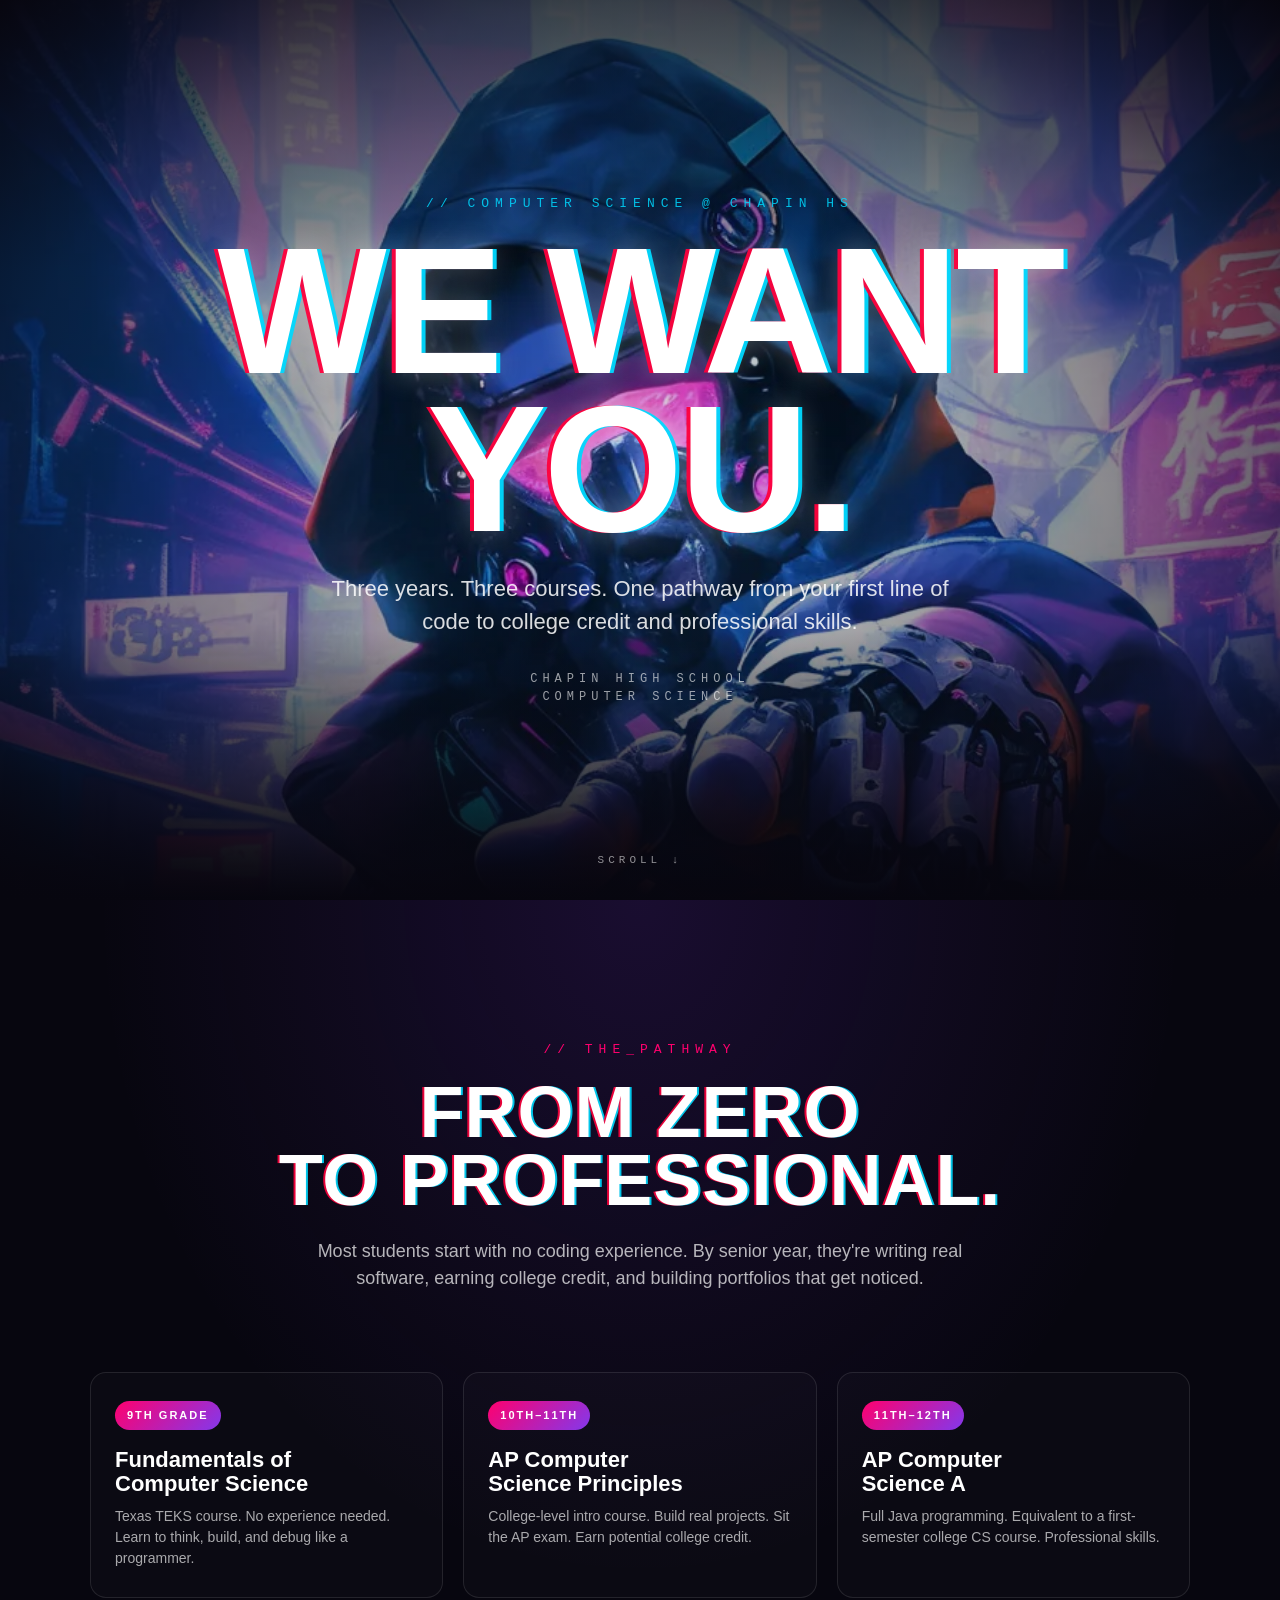
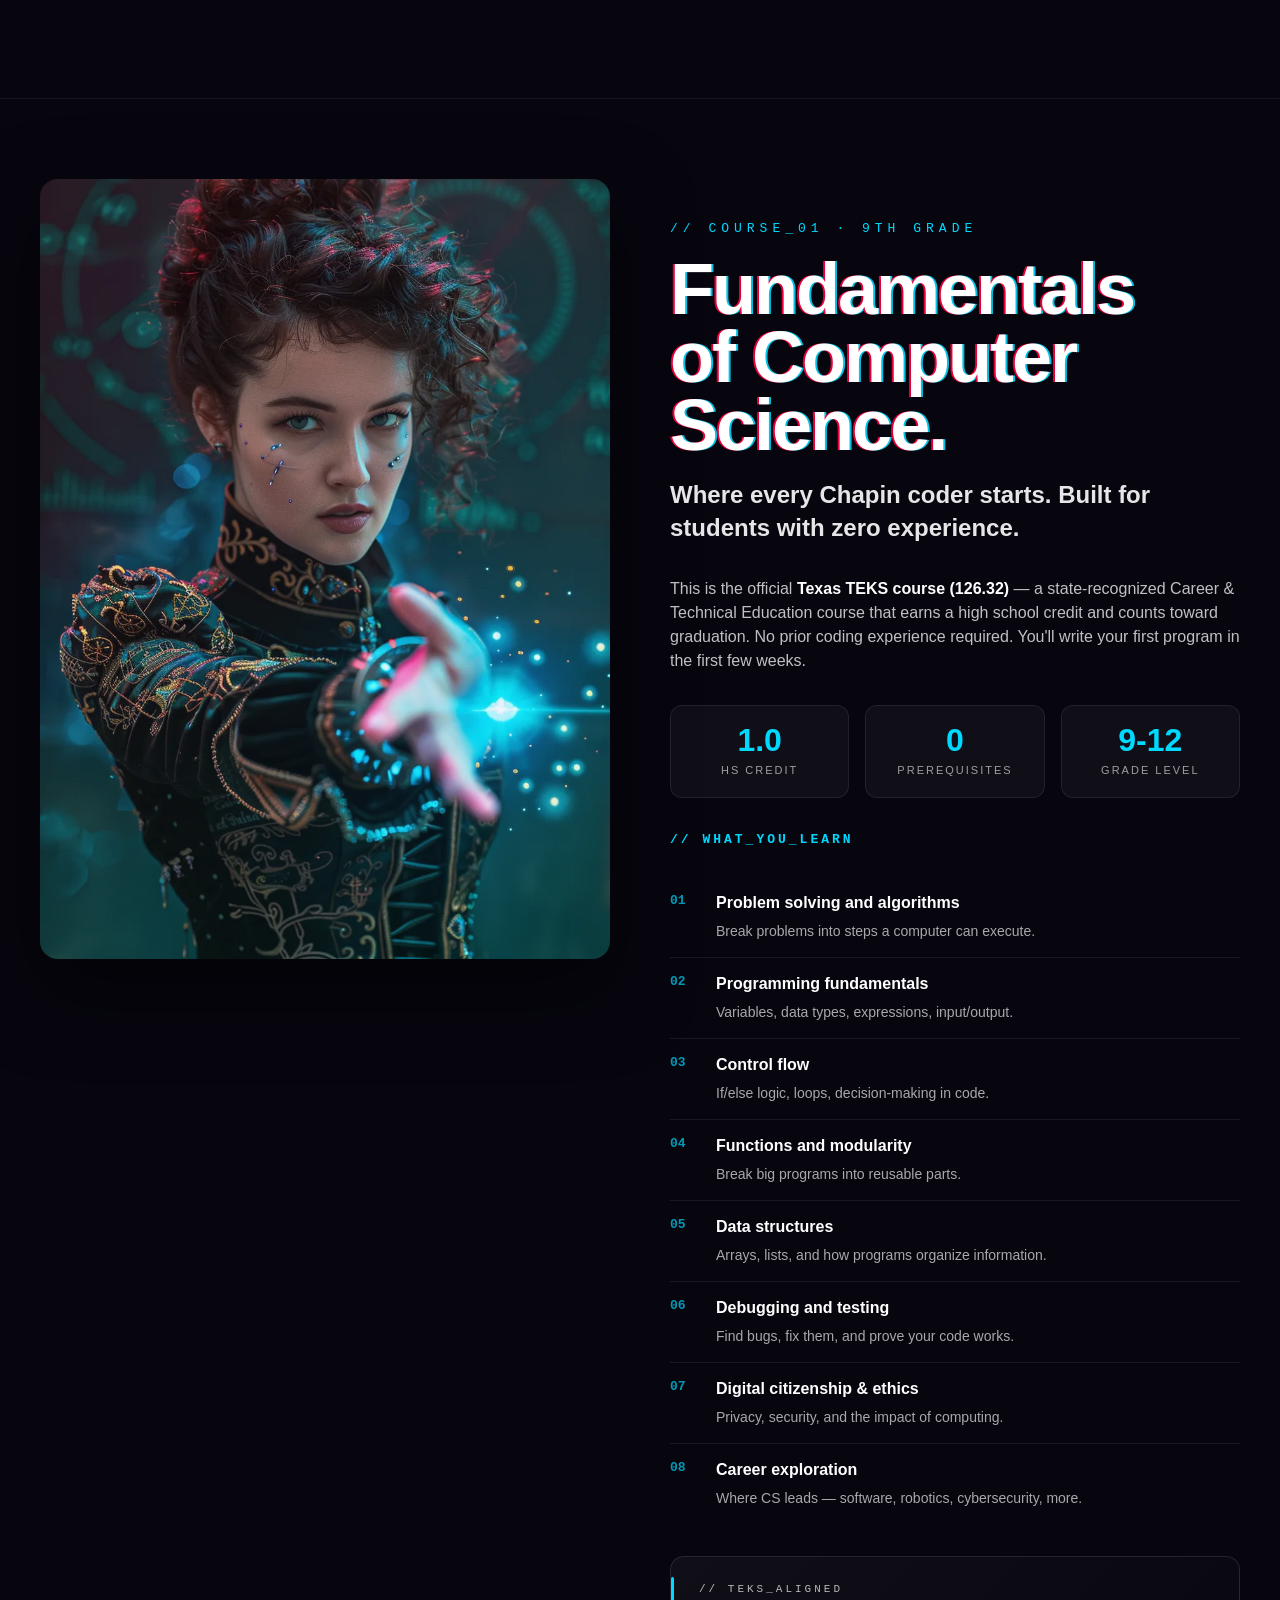
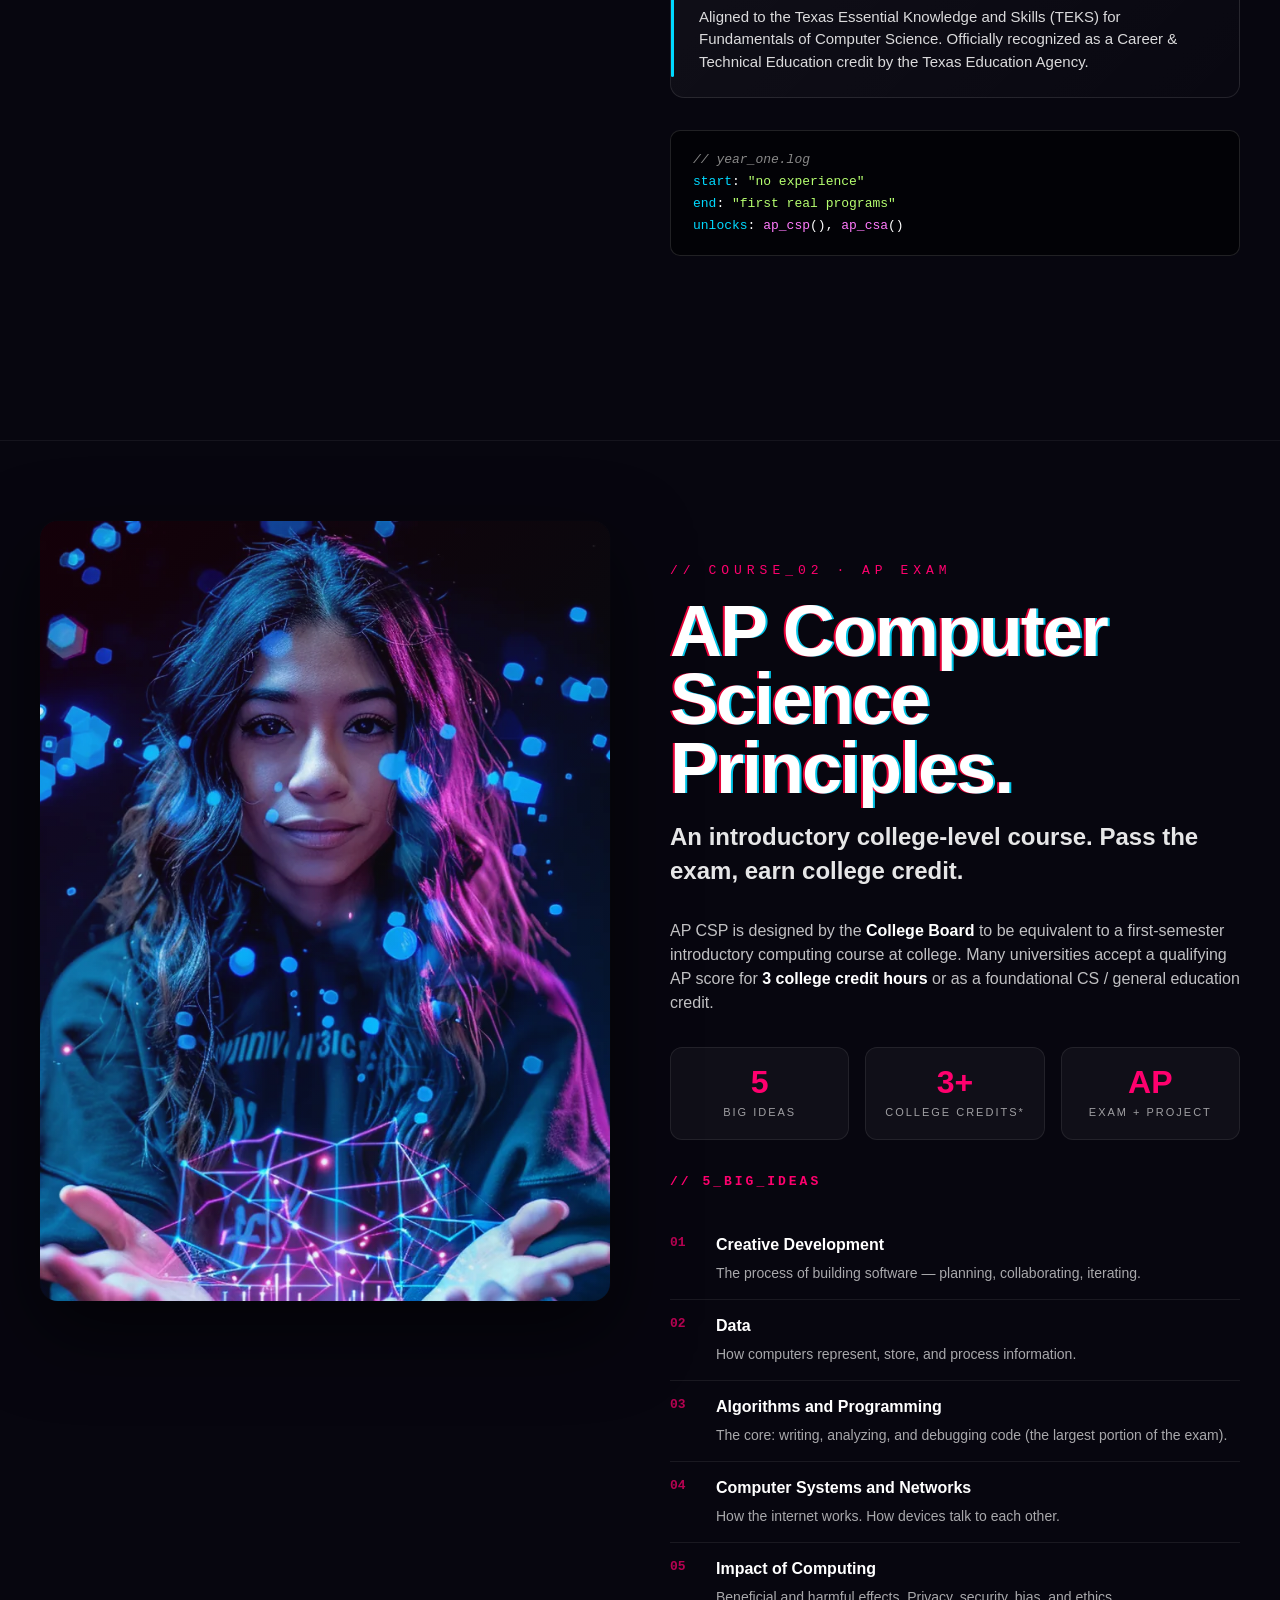
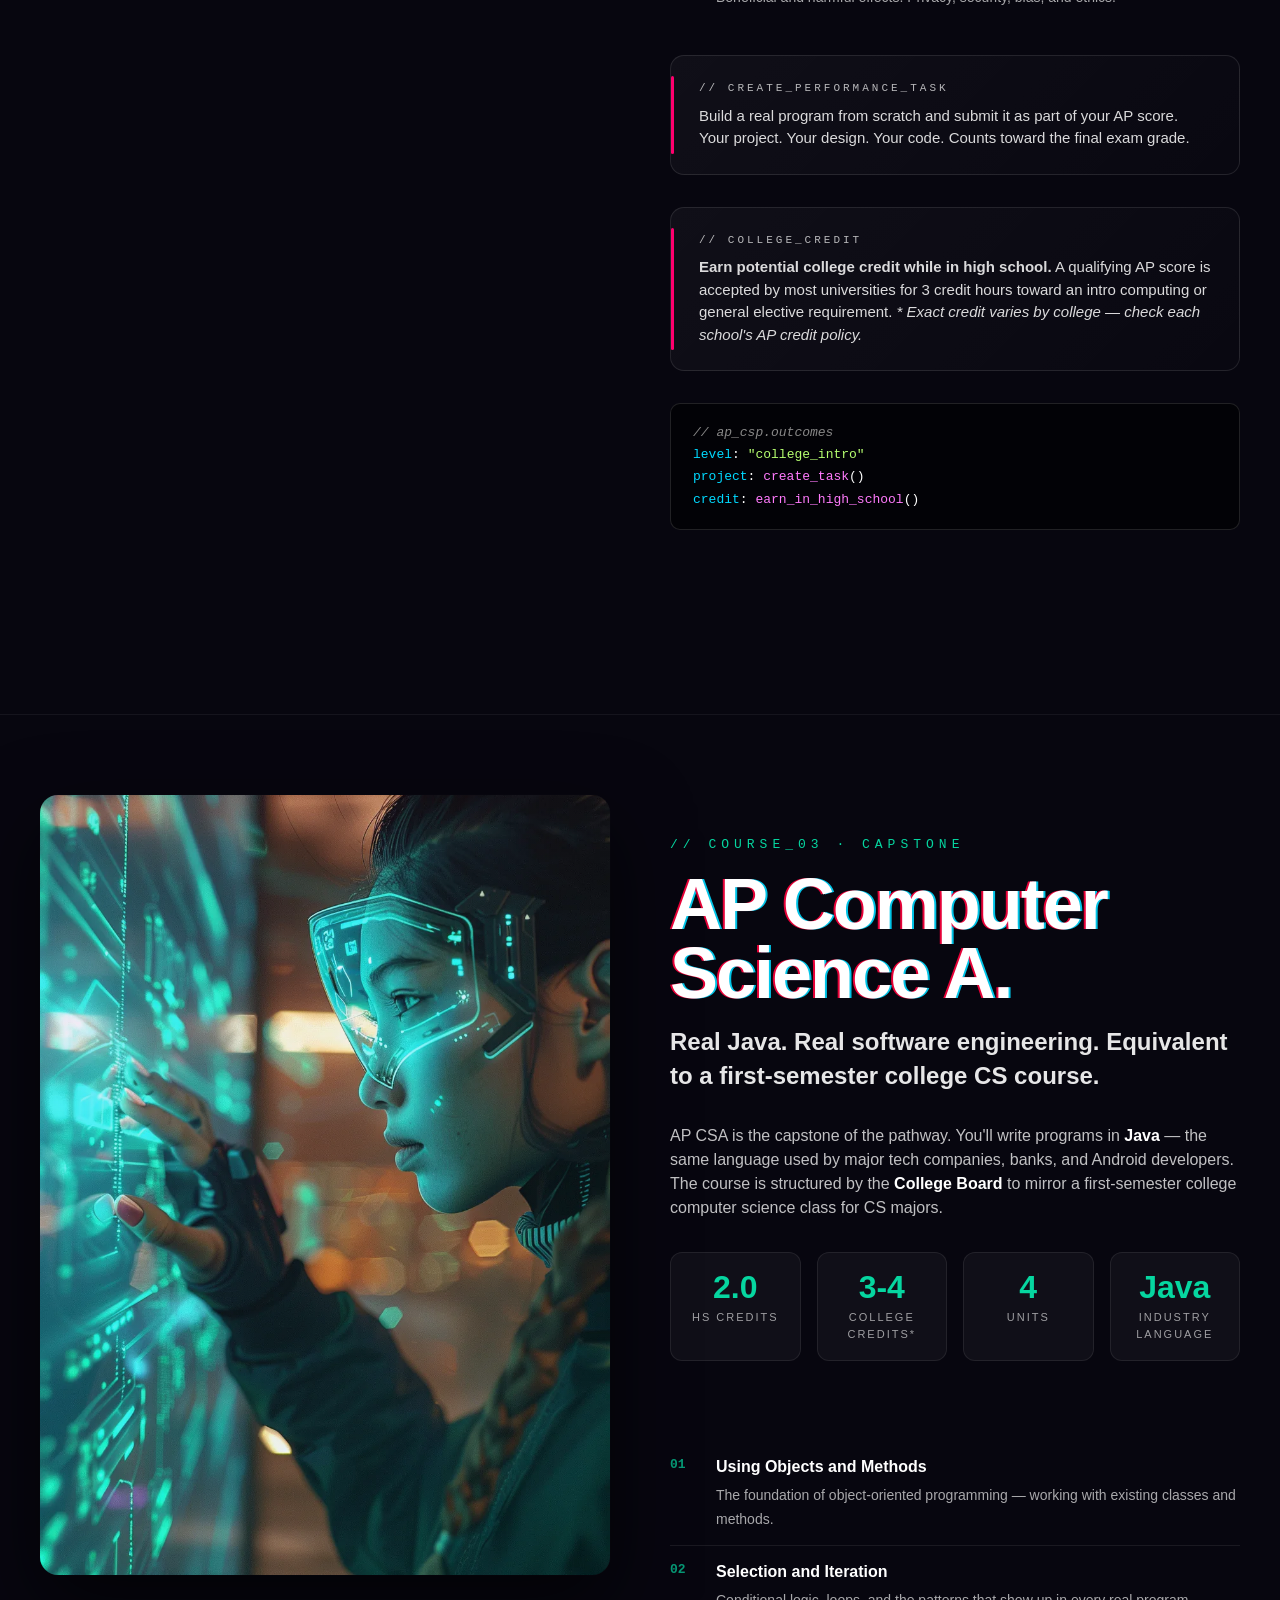
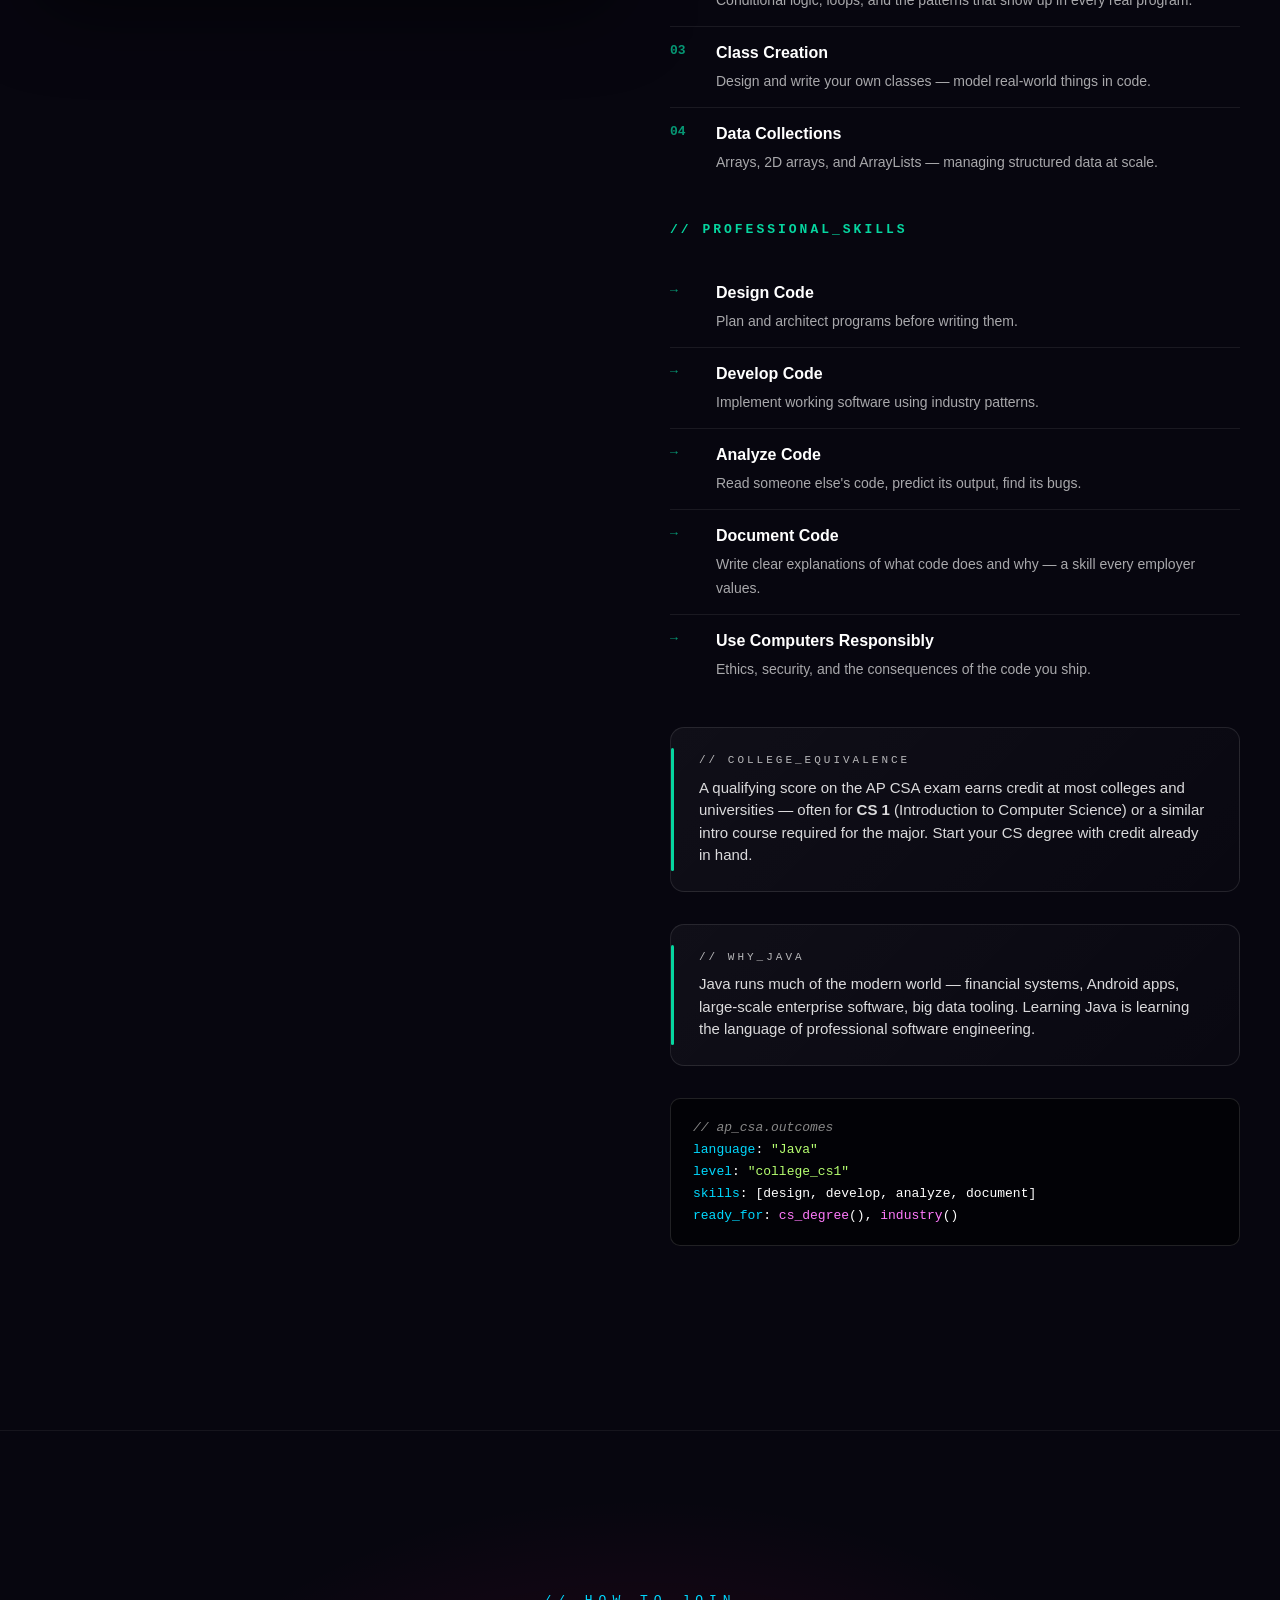
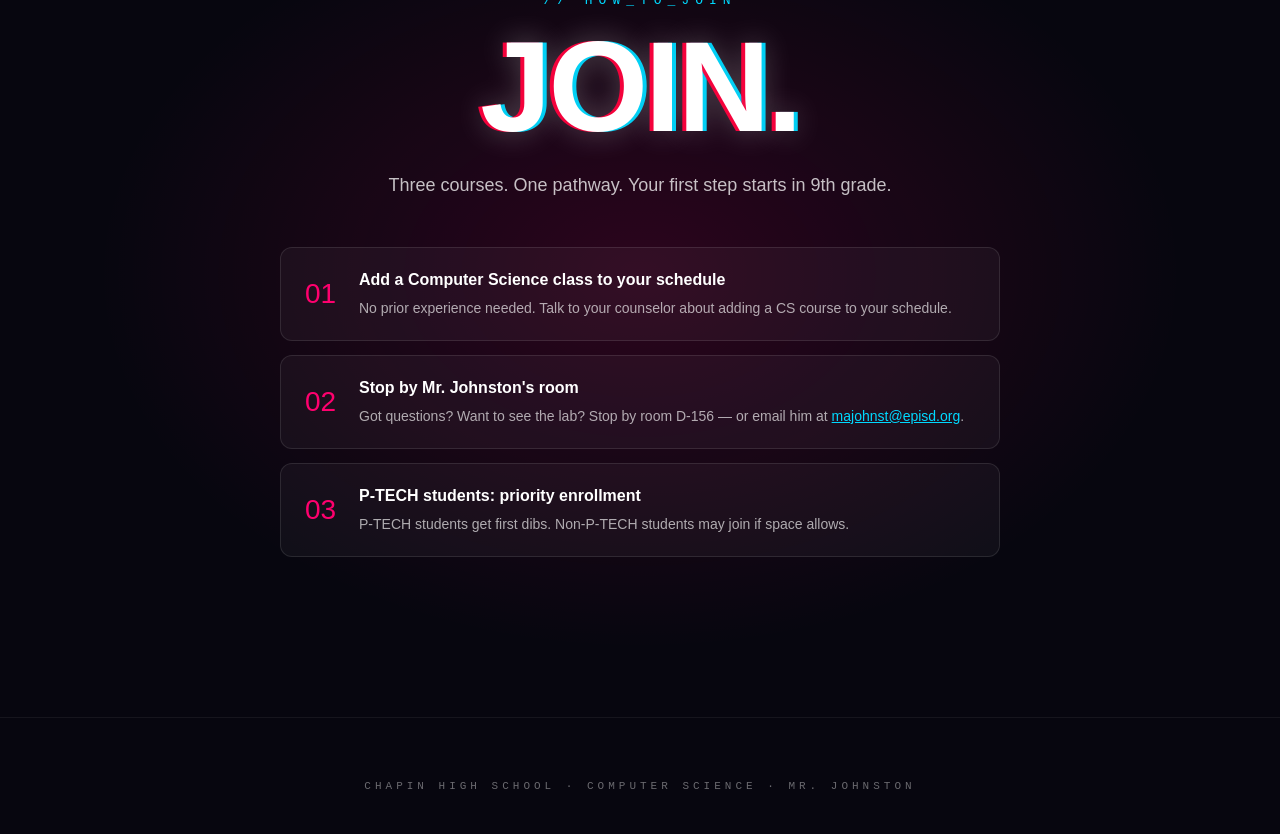
<file: index.html>
<!DOCTYPE html>
<html lang="en">
<head>
<meta charset="UTF-8">
<meta name="viewport" content="width=device-width, initial-scale=1.0">
<title>Join CS at Chapin High School</title>
<style>
  * { box-sizing: border-box; margin: 0; padding: 0; }
  html { scroll-behavior: smooth; }
  body {
    font-family: 'Inter', -apple-system, BlinkMacSystemFont, 'Segoe UI', sans-serif;
    background: #07060f;
    color: #fff;
    overflow-x: hidden;
    line-height: 1.5;
  }
  img { display: block; max-width: 100%; }

  /* ─────────────────────────────────────────────
     CHROMATIC TEXT — matches the recruitment posters
  ───────────────────────────────────────────── */
  .chrom {
    text-shadow:
      -4px 0 0 rgba(255, 0, 60, 0.95),
       4px 0 0 rgba(0, 217, 255, 0.95),
       0 0 30px rgba(255,255,255,0.3);
    letter-spacing: 1px;
  }
  .chrom.subtle {
    text-shadow:
      -2px 0 0 rgba(255, 0, 60, 0.9),
       2px 0 0 rgba(0, 217, 255, 0.9);
  }
  .mono { font-family: 'Courier New', 'Menlo', monospace; }

  /* ─────────────────────────────────────────────
     STICKY NAV — top bar with course jump links
  ───────────────────────────────────────────── */
  nav.topbar {
    position: fixed;
    top: 0; left: 0; right: 0;
    z-index: 100;
    display: flex;
    justify-content: space-between;
    align-items: center;
    padding: 18px 32px;
    background: rgba(7, 6, 15, 0.75);
    backdrop-filter: blur(12px);
    -webkit-backdrop-filter: blur(12px);
    border-bottom: 1px solid rgba(255,255,255,0.08);
    transition: opacity 0.4s;
    opacity: 0;
    pointer-events: none;
  }
  nav.topbar.visible {
    opacity: 1;
    pointer-events: auto;
  }
  nav.topbar .brand {
    font-weight: 900;
    letter-spacing: 3px;
    font-size: 12px;
  }
  nav.topbar .links {
    display: flex;
    gap: 28px;
  }
  nav.topbar .links a {
    color: rgba(255,255,255,0.7);
    text-decoration: none;
    font-size: 13px;
    font-weight: 600;
    letter-spacing: 1px;
    transition: color 0.2s;
  }
  nav.topbar .links a:hover,
  nav.topbar .links a.active {
    color: #00d9ff;
  }
  nav.topbar .short { display: none; }
  @media (max-width: 760px) {
    nav.topbar { padding: 14px 18px; }
    nav.topbar .links { gap: 16px; }
    nav.topbar .full { display: none; }
    nav.topbar .short { display: inline; }
  }

  /* ─────────────────────────────────────────────
     HERO
  ───────────────────────────────────────────── */
  .hero {
    position: relative;
    height: 100vh;
    display: flex;
    align-items: center;
    justify-content: center;
    overflow: hidden;
  }
  .hero-bg {
    position: absolute;
    inset: 0;
    background-image: url('images/mjstem_Cool_cyberpunk_hacker_character_dramatic_recruitment-p_747921a9-f107-4bc1-9a56-e63c9869f5ca_3.webp');
    background-size: cover;
    background-position: center 20%;
    z-index: 0;
  }
  .hero-bg::after {
    content: '';
    position: absolute;
    inset: 0;
    background:
      radial-gradient(ellipse at center, rgba(0,0,0,0.1) 0%, rgba(7,6,15,0.6) 70%, rgba(7,6,15,1) 100%),
      linear-gradient(to bottom, rgba(7,6,15,0.4) 0%, rgba(7,6,15,0) 30%, rgba(7,6,15,0) 70%, rgba(7,6,15,1) 100%);
  }
  .hero-content {
    position: relative;
    z-index: 2;
    text-align: center;
    padding: 0 24px;
    max-width: 1100px;
  }
  .hero .eyebrow {
    font-family: 'Courier New', monospace;
    font-size: 13px;
    letter-spacing: 6px;
    color: #00d9ff;
    margin-bottom: 20px;
    opacity: 0.85;
  }
  .hero h1 {
    font-family: 'Arial Black', 'Impact', sans-serif;
    font-size: clamp(72px, 14vw, 200px);
    font-weight: 900;
    line-height: 0.88;
    letter-spacing: -3px;
    margin-bottom: 24px;
  }
  .hero .sub {
    font-size: clamp(16px, 2vw, 22px);
    max-width: 640px;
    margin: 0 auto;
    color: rgba(255,255,255,0.85);
    font-weight: 500;
  }
  .hero .school {
    font-family: 'Courier New', monospace;
    font-size: 12px;
    letter-spacing: 5px;
    color: rgba(255,255,255,0.6);
    margin-top: 32px;
  }
  .scroll-cue {
    position: absolute;
    bottom: 32px;
    left: 50%;
    transform: translateX(-50%);
    z-index: 3;
    font-family: 'Courier New', monospace;
    font-size: 11px;
    letter-spacing: 4px;
    color: rgba(255,255,255,0.55);
    animation: bounce 2s infinite;
  }
  @keyframes bounce {
    0%, 100% { transform: translateX(-50%) translateY(0); }
    50% { transform: translateX(-50%) translateY(8px); }
  }

  /* ─────────────────────────────────────────────
     PATHWAY OVERVIEW
  ───────────────────────────────────────────── */
  .pathway {
    padding: 140px 32px 100px;
    text-align: center;
    background:
      radial-gradient(ellipse at top, rgba(131, 56, 236, 0.15), transparent 60%),
      #07060f;
  }
  .pathway .label {
    font-family: 'Courier New', monospace;
    font-size: 13px;
    letter-spacing: 6px;
    color: #ff006e;
    margin-bottom: 18px;
  }
  .pathway h2 {
    font-family: 'Arial Black', sans-serif;
    font-size: clamp(40px, 6vw, 72px);
    font-weight: 900;
    line-height: 0.95;
    margin-bottom: 24px;
  }
  .pathway .intro {
    max-width: 700px;
    margin: 0 auto 80px;
    font-size: 18px;
    color: rgba(255,255,255,0.7);
  }
  .pathway-grid {
    display: grid;
    grid-template-columns: repeat(3, 1fr);
    gap: 20px;
    max-width: 1100px;
    margin: 0 auto;
  }
  @media (max-width: 800px) {
    .pathway-grid { grid-template-columns: 1fr; }
  }
  .pathway-node {
    border: 1px solid rgba(255,255,255,0.1);
    border-radius: 16px;
    padding: 28px 24px;
    text-align: left;
    background: rgba(255,255,255,0.02);
    transition: all 0.5s cubic-bezier(0.16, 1, 0.3, 1);
    opacity: 0;
    transform: translateY(40px);
  }
  .pathway-node.in-view {
    opacity: 1;
    transform: translateY(0);
  }
  .pathway-node:hover {
    border-color: rgba(0, 217, 255, 0.4);
    background: rgba(0, 217, 255, 0.04);
  }
  .pathway-node .grade {
    display: inline-block;
    background: linear-gradient(135deg, #ff006e, #8338ec);
    color: #fff;
    font-weight: 900;
    font-size: 11px;
    letter-spacing: 2px;
    padding: 6px 12px;
    border-radius: 50px;
    margin-bottom: 18px;
  }
  .pathway-node h3 {
    font-family: 'Arial Black', sans-serif;
    font-size: 22px;
    line-height: 1.1;
    margin-bottom: 10px;
  }
  .pathway-node p {
    font-size: 14px;
    color: rgba(255,255,255,0.65);
  }

  /* ─────────────────────────────────────────────
     COURSE SECTIONS (sticky-image scrollytelling)
  ───────────────────────────────────────────── */
  .course {
    position: relative;
    padding: 80px 0;
    border-top: 1px solid rgba(255,255,255,0.06);
  }
  .course-row {
    display: grid;
    grid-template-columns: 1fr 1fr;
    gap: 60px;
    max-width: 1400px;
    margin: 0 auto;
    padding: 0 40px;
  }
  @media (max-width: 900px) {
    .course-row { grid-template-columns: 1fr; gap: 40px; }
  }
  .course-image {
    position: sticky;
    top: 80px;
    height: calc(100vh - 120px);
    border-radius: 18px;
    overflow: hidden;
    background-size: cover;
    background-position: center;
    box-shadow:
      0 30px 80px rgba(0,0,0,0.6),
      0 0 1px rgba(255,255,255,0.1);
  }
  .course-image::after {
    content: '';
    position: absolute;
    inset: 0;
    background: linear-gradient(135deg, rgba(255, 0, 110, 0.08), rgba(0, 217, 255, 0.08));
    pointer-events: none;
  }
  .course-content {
    padding: 40px 0 80px;
  }
  .course-content > * {
    opacity: 0;
    transform: translateY(30px);
    transition: opacity 0.7s ease, transform 0.7s ease;
  }
  .course-content > *.in-view {
    opacity: 1;
    transform: translateY(0);
  }
  .course .label {
    font-family: 'Courier New', monospace;
    font-size: 13px;
    letter-spacing: 5px;
    margin-bottom: 16px;
  }
  .course.focs .label { color: #00d9ff; }
  .course.csp .label  { color: #ff006e; }
  .course.csa .label  { color: #06d6a0; }
  .course h2 {
    font-family: 'Arial Black', sans-serif;
    font-size: clamp(40px, 6vw, 72px);
    font-weight: 900;
    line-height: 0.95;
    letter-spacing: -2px;
    margin-bottom: 18px;
  }
  .course .pitch {
    font-size: clamp(18px, 2vw, 24px);
    font-weight: 600;
    color: rgba(255,255,255,0.9);
    margin-bottom: 32px;
    line-height: 1.4;
  }
  .course p.body {
    color: rgba(255,255,255,0.75);
    margin-bottom: 24px;
    font-size: 16px;
  }
  .course p.body strong { color: #fff; font-weight: 700; }

  /* Stats row */
  .stats {
    display: grid;
    grid-template-columns: repeat(3, 1fr);
    gap: 16px;
    margin: 32px 0;
  }
  .stat {
    background: rgba(255,255,255,0.04);
    border: 1px solid rgba(255,255,255,0.08);
    border-radius: 12px;
    padding: 18px 16px;
    text-align: center;
  }
  .stat .num {
    font-family: 'Arial Black', sans-serif;
    font-size: 32px;
    font-weight: 900;
    line-height: 1;
    margin-bottom: 6px;
  }
  .course.focs .stat .num { color: #00d9ff; }
  .course.csp  .stat .num { color: #ff006e; }
  .course.csa  .stat .num { color: #06d6a0; }
  .stat .lbl {
    font-size: 11px;
    letter-spacing: 2px;
    color: rgba(255,255,255,0.6);
    text-transform: uppercase;
  }

  /* Topic / unit lists */
  .topic-list {
    margin: 28px 0;
    list-style: none;
  }
  .topic-list li {
    display: flex;
    gap: 14px;
    padding: 14px 0;
    border-bottom: 1px solid rgba(255,255,255,0.08);
    align-items: flex-start;
  }
  .topic-list li:last-child { border-bottom: none; }
  .topic-list .marker {
    font-family: 'Courier New', monospace;
    font-size: 13px;
    font-weight: 700;
    min-width: 32px;
    opacity: 0.7;
  }
  .course.focs .topic-list .marker { color: #00d9ff; }
  .course.csp .topic-list .marker { color: #ff006e; }
  .course.csa .topic-list .marker { color: #06d6a0; }
  .topic-list .text {
    flex: 1;
  }
  .topic-list .text strong {
    display: block;
    font-weight: 700;
    margin-bottom: 4px;
  }
  .topic-list .text span {
    color: rgba(255,255,255,0.65);
    font-size: 14px;
  }

  /* Callout box */
  .callout {
    border-radius: 14px;
    padding: 24px 28px;
    margin: 32px 0;
    background: linear-gradient(135deg, rgba(255,255,255,0.04), rgba(255,255,255,0.01));
    border: 1px solid rgba(255,255,255,0.1);
    position: relative;
  }
  .callout::before {
    content: '';
    position: absolute;
    left: 0;
    top: 20px;
    bottom: 20px;
    width: 3px;
    border-radius: 3px;
  }
  .course.focs .callout::before { background: #00d9ff; }
  .course.csp  .callout::before { background: #ff006e; }
  .course.csa  .callout::before { background: #06d6a0; }
  .callout .tag {
    font-family: 'Courier New', monospace;
    font-size: 11px;
    letter-spacing: 3px;
    margin-bottom: 8px;
    opacity: 0.7;
  }
  .callout p {
    font-size: 15px;
    color: rgba(255,255,255,0.85);
    line-height: 1.5;
  }

  /* Pseudocode block — matches recruitment poster style */
  .codeblock {
    background: rgba(0,0,0,0.6);
    border: 1px solid rgba(255,255,255,0.12);
    border-radius: 10px;
    padding: 18px 22px;
    margin: 24px 0;
    font-family: 'Courier New', monospace;
    font-size: 13px;
    line-height: 1.7;
    color: #fff;
  }
  .codeblock .cmt { color: #888; font-style: italic; }
  .codeblock .kw  { color: #00d9ff; }
  .codeblock .fn  { color: #ff7afc; }
  .codeblock .str { color: #b6ff70; }

  /* ─────────────────────────────────────────────
     FINAL CTA
  ───────────────────────────────────────────── */
  .final-cta {
    padding: 160px 32px;
    text-align: center;
    background:
      radial-gradient(ellipse at center, rgba(255, 0, 110, 0.15), transparent 60%),
      #07060f;
    border-top: 1px solid rgba(255,255,255,0.06);
  }
  .final-cta .label {
    font-family: 'Courier New', monospace;
    font-size: 13px;
    letter-spacing: 6px;
    color: #00d9ff;
    margin-bottom: 18px;
  }
  .final-cta h2 {
    font-family: 'Arial Black', sans-serif;
    font-size: clamp(56px, 10vw, 140px);
    font-weight: 900;
    line-height: 0.9;
    letter-spacing: -3px;
    margin-bottom: 28px;
  }
  .final-cta .lead {
    max-width: 600px;
    margin: 0 auto 48px;
    font-size: 18px;
    color: rgba(255,255,255,0.75);
  }
  .steps {
    max-width: 720px;
    margin: 0 auto;
    display: grid;
    gap: 14px;
  }
  .step {
    display: flex;
    align-items: center;
    gap: 18px;
    padding: 20px 24px;
    background: rgba(255,255,255,0.04);
    border: 1px solid rgba(255,255,255,0.1);
    border-radius: 12px;
    text-align: left;
  }
  .step .num {
    font-family: 'Arial Black', sans-serif;
    font-size: 28px;
    color: #ff006e;
    min-width: 36px;
  }
  .step .text strong {
    display: block;
    font-weight: 700;
    margin-bottom: 4px;
  }
  .step .text span {
    color: rgba(255,255,255,0.65);
    font-size: 14px;
  }

  footer {
    padding: 60px 32px 40px;
    text-align: center;
    border-top: 1px solid rgba(255,255,255,0.06);
    color: rgba(255,255,255,0.4);
    font-family: 'Courier New', monospace;
    font-size: 11px;
    letter-spacing: 4px;
  }
</style>
</head>
<body>

<!-- ════════ STICKY NAV ════════ -->
<nav class="topbar" id="topbar">
  <div class="brand mono">
    <span class="full">CHAPIN HIGH SCHOOL · CS</span>
    <span class="short">CHS</span>
  </div>
  <div class="links">
    <a href="#focs"><span class="full">FUNDAMENTALS</span><span class="short">FCS</span></a>
    <a href="#csp"><span class="full">AP CSP</span><span class="short">CSP</span></a>
    <a href="#csa"><span class="full">AP CSA</span><span class="short">CSA</span></a>
    <a href="#join">JOIN</a>
  </div>
</nav>

<!-- ════════ HERO ════════ -->
<section class="hero">
  <div class="hero-bg"></div>
  <div class="hero-content">
    <div class="eyebrow">// COMPUTER SCIENCE @ CHAPIN HS</div>
    <h1 class="chrom">WE WANT<br>YOU.</h1>
    <p class="sub">Three years. Three courses. One pathway from your first line of code to college credit and professional skills.</p>
    <div class="school">CHAPIN HIGH SCHOOL<br>COMPUTER SCIENCE</div>
  </div>
  <div class="scroll-cue">SCROLL ↓</div>
</section>

<!-- ════════ PATHWAY OVERVIEW ════════ -->
<section class="pathway">
  <div class="label">// THE_PATHWAY</div>
  <h2 class="chrom subtle">FROM ZERO<br>TO PROFESSIONAL.</h2>
  <p class="intro">Most students start with no coding experience. By senior year, they're writing real software, earning college credit, and building portfolios that get noticed.</p>

  <div class="pathway-grid">
    <div class="pathway-node" data-reveal>
      <span class="grade">9TH GRADE</span>
      <h3>Fundamentals of<br>Computer Science</h3>
      <p>Texas TEKS course. No experience needed. Learn to think, build, and debug like a programmer.</p>
    </div>
    <div class="pathway-node" data-reveal>
      <span class="grade">10TH–11TH</span>
      <h3>AP Computer<br>Science Principles</h3>
      <p>College-level intro course. Build real projects. Sit the AP exam. Earn potential college credit.</p>
    </div>
    <div class="pathway-node" data-reveal>
      <span class="grade">11TH–12TH</span>
      <h3>AP Computer<br>Science A</h3>
      <p>Full Java programming. Equivalent to a first-semester college CS course. Professional skills.</p>
    </div>
  </div>
</section>

<!-- ════════ FUNDAMENTALS OF CS ════════ -->
<section class="course focs" id="focs">
  <div class="course-row">
    <div class="course-image" style="background-image: url('images/cyberpunk-ada.webp');"></div>
    <div class="course-content">
      <div class="label" data-reveal>// COURSE_01 · 9TH GRADE</div>
      <h2 class="chrom subtle" data-reveal>Fundamentals<br>of Computer<br>Science.</h2>
      <p class="pitch" data-reveal>Where every Chapin coder starts. Built for students with zero experience.</p>

      <p class="body" data-reveal>This is the official <strong>Texas TEKS course (126.32)</strong> — a state-recognized Career &amp; Technical Education course that earns a high school credit and counts toward graduation. No prior coding experience required. You'll write your first program in the first few weeks.</p>

      <div class="stats" data-reveal>
        <div class="stat"><div class="num">1.0</div><div class="lbl">HS Credit</div></div>
        <div class="stat"><div class="num">0</div><div class="lbl">Prerequisites</div></div>
        <div class="stat"><div class="num">9-12</div><div class="lbl">Grade Level</div></div>
      </div>

      <h3 class="mono" style="font-size:13px; letter-spacing:3px; color:#00d9ff; margin: 24px 0 8px;" data-reveal>// WHAT_YOU_LEARN</h3>
      <ul class="topic-list" data-reveal>
        <li><span class="marker">01</span><span class="text"><strong>Problem solving and algorithms</strong><span>Break problems into steps a computer can execute.</span></span></li>
        <li><span class="marker">02</span><span class="text"><strong>Programming fundamentals</strong><span>Variables, data types, expressions, input/output.</span></span></li>
        <li><span class="marker">03</span><span class="text"><strong>Control flow</strong><span>If/else logic, loops, decision-making in code.</span></span></li>
        <li><span class="marker">04</span><span class="text"><strong>Functions and modularity</strong><span>Break big programs into reusable parts.</span></span></li>
        <li><span class="marker">05</span><span class="text"><strong>Data structures</strong><span>Arrays, lists, and how programs organize information.</span></span></li>
        <li><span class="marker">06</span><span class="text"><strong>Debugging and testing</strong><span>Find bugs, fix them, and prove your code works.</span></span></li>
        <li><span class="marker">07</span><span class="text"><strong>Digital citizenship &amp; ethics</strong><span>Privacy, security, and the impact of computing.</span></span></li>
        <li><span class="marker">08</span><span class="text"><strong>Career exploration</strong><span>Where CS leads — software, robotics, cybersecurity, more.</span></span></li>
      </ul>

      <div class="callout" data-reveal>
        <div class="tag mono">// TEKS_ALIGNED</div>
        <p>Aligned to the Texas Essential Knowledge and Skills (TEKS) for Fundamentals of Computer Science. Officially recognized as a Career &amp; Technical Education credit by the Texas Education Agency.</p>
      </div>

      <div class="codeblock" data-reveal>
        <span class="cmt">// year_one.log</span><br>
        <span class="kw">start</span>: <span class="str">"no experience"</span><br>
        <span class="kw">end</span>: <span class="str">"first real programs"</span><br>
        <span class="kw">unlocks</span>: <span class="fn">ap_csp</span>(), <span class="fn">ap_csa</span>()
      </div>
    </div>
  </div>
</section>

<!-- ════════ AP CSP ════════ -->
<section class="course csp" id="csp">
  <div class="course-row">
    <div class="course-image" style="background-image: url('images/mjstem_Confident_young_Latina_creator_warm_brown_skin_long_da_d593f914-3126-4b63-9830-e44363c1023a_0.webp');"></div>
    <div class="course-content">
      <div class="label" data-reveal>// COURSE_02 · AP EXAM</div>
      <h2 class="chrom subtle" data-reveal>AP Computer<br>Science<br>Principles.</h2>
      <p class="pitch" data-reveal>An introductory college-level course. Pass the exam, earn college credit.</p>

      <p class="body" data-reveal>AP CSP is designed by the <strong>College Board</strong> to be equivalent to a first-semester introductory computing course at college. Many universities accept a qualifying AP score for <strong>3 college credit hours</strong> or as a foundational CS / general education credit.</p>

      <div class="stats" data-reveal>
        <div class="stat"><div class="num">5</div><div class="lbl">Big Ideas</div></div>
        <div class="stat"><div class="num">3+</div><div class="lbl">College Credits*</div></div>
        <div class="stat"><div class="num">AP</div><div class="lbl">Exam + Project</div></div>
      </div>

      <h3 class="mono" style="font-size:13px; letter-spacing:3px; color:#ff006e; margin: 24px 0 8px;" data-reveal>// 5_BIG_IDEAS</h3>
      <ul class="topic-list" data-reveal>
        <li><span class="marker">01</span><span class="text"><strong>Creative Development</strong><span>The process of building software — planning, collaborating, iterating.</span></span></li>
        <li><span class="marker">02</span><span class="text"><strong>Data</strong><span>How computers represent, store, and process information.</span></span></li>
        <li><span class="marker">03</span><span class="text"><strong>Algorithms and Programming</strong><span>The core: writing, analyzing, and debugging code (the largest portion of the exam).</span></span></li>
        <li><span class="marker">04</span><span class="text"><strong>Computer Systems and Networks</strong><span>How the internet works. How devices talk to each other.</span></span></li>
        <li><span class="marker">05</span><span class="text"><strong>Impact of Computing</strong><span>Beneficial and harmful effects. Privacy, security, bias, and ethics.</span></span></li>
      </ul>

      <div class="callout" data-reveal>
        <div class="tag mono">// CREATE_PERFORMANCE_TASK</div>
        <p>Build a real program from scratch and submit it as part of your AP score. Your project. Your design. Your code. Counts toward the final exam grade.</p>
      </div>

      <div class="callout" data-reveal>
        <div class="tag mono">// COLLEGE_CREDIT</div>
        <p><strong>Earn potential college credit while in high school.</strong> A qualifying AP score is accepted by most universities for 3 credit hours toward an intro computing or general elective requirement. <em>* Exact credit varies by college — check each school's AP credit policy.</em></p>
      </div>

      <div class="codeblock" data-reveal>
        <span class="cmt">// ap_csp.outcomes</span><br>
        <span class="kw">level</span>: <span class="str">"college_intro"</span><br>
        <span class="kw">project</span>: <span class="fn">create_task</span>()<br>
        <span class="kw">credit</span>: <span class="fn">earn_in_high_school</span>()
      </div>
    </div>
  </div>
</section>

<!-- ════════ AP CSA ════════ -->
<section class="course csa" id="csa">
  <div class="course-row">
    <div class="course-image" style="background-image: url('images/mjstem_Cyberpunk_white-hat_hacker_operative_young_South_Asian_2a2a8773-59bd-4d55-8196-5ee295d68462_2.webp');"></div>
    <div class="course-content">
      <div class="label" data-reveal>// COURSE_03 · CAPSTONE</div>
      <h2 class="chrom subtle" data-reveal>AP Computer<br>Science A.</h2>
      <p class="pitch" data-reveal>Real Java. Real software engineering. Equivalent to a first-semester college CS course.</p>

      <p class="body" data-reveal>AP CSA is the capstone of the pathway. You'll write programs in <strong>Java</strong> — the same language used by major tech companies, banks, and Android developers. The course is structured by the <strong>College Board</strong> to mirror a first-semester college computer science class for CS majors.</p>

      <div class="stats" data-reveal style="grid-template-columns: repeat(4, 1fr);">
        <div class="stat"><div class="num">2.0</div><div class="lbl">HS Credits</div></div>
        <div class="stat"><div class="num">3-4</div><div class="lbl">College Credits*</div></div>
        <div class="stat"><div class="num">4</div><div class="lbl">Units</div></div>
        <div class="stat"><div class="num">Java</div><div class="lbl">Industry Language</div></div>
      </div>

      <h3 class="mono" style="font-size:13px; letter-spacing:3px; color:#06d6a0; margin: 24px 0 8px;" data-reveal>// 4_UNITS</h3>
      <ul class="topic-list" data-reveal>
        <li><span class="marker">01</span><span class="text"><strong>Using Objects and Methods</strong><span>The foundation of object-oriented programming — working with existing classes and methods.</span></span></li>
        <li><span class="marker">02</span><span class="text"><strong>Selection and Iteration</strong><span>Conditional logic, loops, and the patterns that show up in every real program.</span></span></li>
        <li><span class="marker">03</span><span class="text"><strong>Class Creation</strong><span>Design and write your own classes — model real-world things in code.</span></span></li>
        <li><span class="marker">04</span><span class="text"><strong>Data Collections</strong><span>Arrays, 2D arrays, and ArrayLists — managing structured data at scale.</span></span></li>
      </ul>

      <h3 class="mono" style="font-size:13px; letter-spacing:3px; color:#06d6a0; margin: 32px 0 8px;" data-reveal>// PROFESSIONAL_SKILLS</h3>
      <ul class="topic-list" data-reveal>
        <li><span class="marker">→</span><span class="text"><strong>Design Code</strong><span>Plan and architect programs before writing them.</span></span></li>
        <li><span class="marker">→</span><span class="text"><strong>Develop Code</strong><span>Implement working software using industry patterns.</span></span></li>
        <li><span class="marker">→</span><span class="text"><strong>Analyze Code</strong><span>Read someone else's code, predict its output, find its bugs.</span></span></li>
        <li><span class="marker">→</span><span class="text"><strong>Document Code</strong><span>Write clear explanations of what code does and why — a skill every employer values.</span></span></li>
        <li><span class="marker">→</span><span class="text"><strong>Use Computers Responsibly</strong><span>Ethics, security, and the consequences of the code you ship.</span></span></li>
      </ul>

      <div class="callout" data-reveal>
        <div class="tag mono">// COLLEGE_EQUIVALENCE</div>
        <p>A qualifying score on the AP CSA exam earns credit at most colleges and universities — often for <strong>CS 1</strong> (Introduction to Computer Science) or a similar intro course required for the major. Start your CS degree with credit already in hand.</p>
      </div>

      <div class="callout" data-reveal>
        <div class="tag mono">// WHY_JAVA</div>
        <p>Java runs much of the modern world — financial systems, Android apps, large-scale enterprise software, big data tooling. Learning Java is learning the language of professional software engineering.</p>
      </div>

      <div class="codeblock" data-reveal>
        <span class="cmt">// ap_csa.outcomes</span><br>
        <span class="kw">language</span>: <span class="str">"Java"</span><br>
        <span class="kw">level</span>: <span class="str">"college_cs1"</span><br>
        <span class="kw">skills</span>: [design, develop, analyze, document]<br>
        <span class="kw">ready_for</span>: <span class="fn">cs_degree</span>(), <span class="fn">industry</span>()
      </div>
    </div>
  </div>
</section>

<!-- ════════ FINAL CTA ════════ -->
<section class="final-cta" id="join">
  <div class="label">// HOW_TO_JOIN</div>
  <h2 class="chrom">JOIN.</h2>
  <p class="lead">Three courses. One pathway. Your first step starts in 9th grade.</p>

  <div class="steps">
    <div class="step" data-reveal>
      <div class="num mono">01</div>
      <div class="text">
        <strong>Add a Computer Science class to your schedule</strong>
        <span>No prior experience needed. Talk to your counselor about adding a CS course to your schedule.</span>
      </div>
    </div>
    <div class="step" data-reveal>
      <div class="num mono">02</div>
      <div class="text">
        <strong>Stop by Mr. Johnston's room</strong>
        <span>Got questions? Want to see the lab? Stop by room D-156 — or email him at <a href="mailto:majohnst@episd.org" style="color:#00d9ff;">majohnst@episd.org</a>.</span>
      </div>
    </div>
    <div class="step" data-reveal>
      <div class="num mono">03</div>
      <div class="text">
        <strong>P-TECH students: priority enrollment</strong>
        <span>P-TECH students get first dibs. Non-P-TECH students may join if space allows.</span>
      </div>
    </div>
  </div>
</section>

<footer>
  CHAPIN HIGH SCHOOL · COMPUTER SCIENCE · MR. JOHNSTON
</footer>

<script>
  // Reveal-on-scroll
  const reveal = (els) => {
    const io = new IntersectionObserver((entries) => {
      entries.forEach(e => {
        if (e.isIntersecting) {
          e.target.classList.add('in-view');
          io.unobserve(e.target);
        }
      });
    }, { threshold: 0.15, rootMargin: '0px 0px -80px 0px' });
    els.forEach(el => io.observe(el));
  };
  reveal(document.querySelectorAll('[data-reveal], .course-content > *'));

  // Sticky nav appears after hero
  const topbar = document.getElementById('topbar');
  const hero = document.querySelector('.hero');
  const navObserver = new IntersectionObserver(([entry]) => {
    if (entry.isIntersecting) topbar.classList.remove('visible');
    else topbar.classList.add('visible');
  }, { threshold: 0.05 });
  navObserver.observe(hero);

  // Active nav link based on current section
  const sections = ['focs', 'csp', 'csa', 'join'].map(id => ({
    id, el: document.getElementById(id),
    link: document.querySelector(`nav .links a[href="#${id}"]`)
  }));
  const setActive = (activeId) => {
    sections.forEach(s => s.link?.classList.toggle('active', s.id === activeId));
  };
  const sectionObserver = new IntersectionObserver((entries) => {
    entries.forEach(e => {
      if (e.isIntersecting) setActive(e.target.id);
    });
  }, { rootMargin: '-40% 0px -50% 0px' });
  sections.forEach(s => s.el && sectionObserver.observe(s.el));
</script>

</body>
</html>
</file>
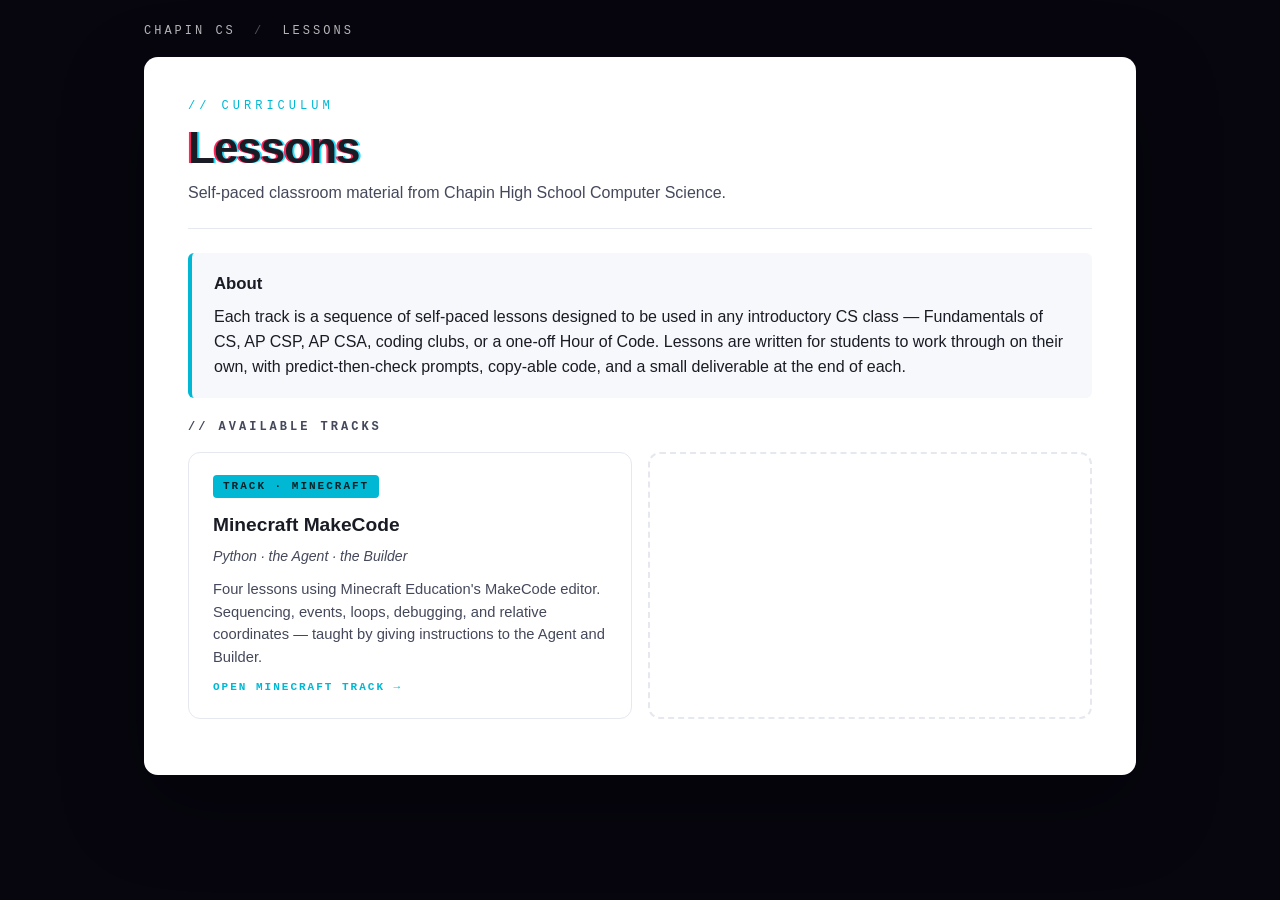
<file: lessons/index.html>
<!DOCTYPE html>
<html lang="en">
<head>
<meta charset="UTF-8">
<meta name="viewport" content="width=device-width, initial-scale=1.0">
<title>Lessons · Chapin CS</title>
<link rel="stylesheet" href="lesson.css">
</head>
<body>

<div class="crumb mono">
  <a href="../">Chapin CS</a>
  <span class="sep">/</span>
  <span>Lessons</span>
</div>

<div class="page">
  <div class="card">

    <div class="lesson-head">
      <div class="eyebrow">// CURRICULUM</div>
      <h1 class="chrom">Lessons</h1>
      <p class="subtitle">Self-paced classroom material from Chapin High School Computer Science.</p>
    </div>

    <div class="intro">
      <h2>About</h2>
      <p>Each track is a sequence of self-paced lessons designed to be used in any introductory CS class — Fundamentals of CS, AP CSP, AP CSA, coding clubs, or a one-off Hour of Code. Lessons are written for students to work through on their own, with predict-then-check prompts, copy-able code, and a small deliverable at the end of each.</p>
    </div>

    <h2 class="mono" style="font-size:12px;letter-spacing:3px;color:var(--ink-soft);text-transform:uppercase;margin-bottom:12px;">// AVAILABLE TRACKS</h2>

    <div class="lesson-grid">
      <a href="minecraft/" class="card-link">
        <span class="lnum">Track · Minecraft</span>
        <h3>Minecraft MakeCode</h3>
        <div class="sub">Python · the Agent · the Builder</div>
        <p>Four lessons using Minecraft Education's MakeCode editor. Sequencing, events, loops, debugging, and relative coordinates — taught by giving instructions to the Agent and Builder.</p>
        <span class="more">Open Minecraft Track →</span>
      </a>

      <div class="placeholder">More tracks coming soon</div>
    </div>

  </div>
</div>

</body>
</html>
</file>
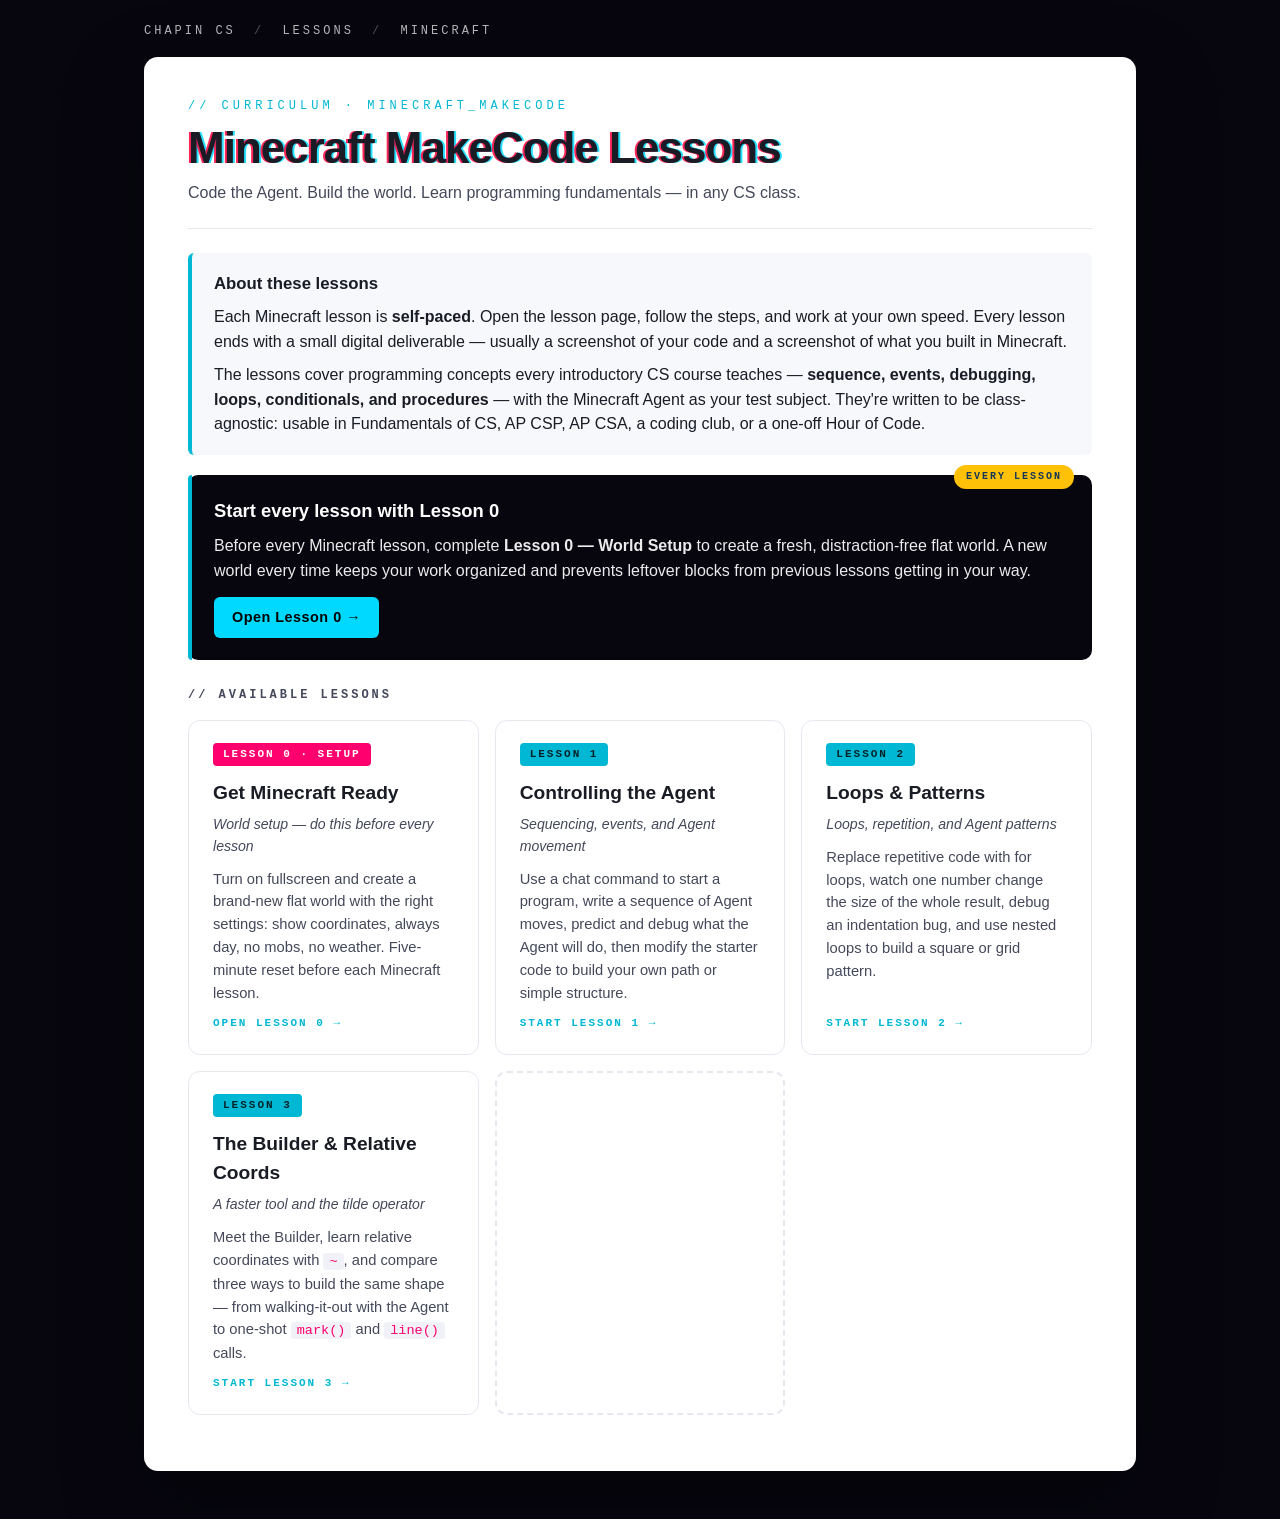
<file: lessons/minecraft/index.html>
<!DOCTYPE html>
<html lang="en">
<head>
<meta charset="UTF-8">
<meta name="viewport" content="width=device-width, initial-scale=1.0">
<title>Minecraft MakeCode Lessons · Chapin CS</title>
<link rel="stylesheet" href="../lesson.css">
</head>
<body>

<div class="crumb mono">
  <a href="../../">Chapin CS</a>
  <span class="sep">/</span>
  <a href="../">Lessons</a>
  <span class="sep">/</span>
  <span>Minecraft</span>
</div>

<div class="page">
  <div class="card">

    <div class="lesson-head">
      <div class="eyebrow">// CURRICULUM · MINECRAFT_MAKECODE</div>
      <h1 class="chrom">Minecraft MakeCode Lessons</h1>
      <p class="subtitle">Code the Agent. Build the world. Learn programming fundamentals — in any CS class.</p>
    </div>

    <div class="intro">
      <h2>About these lessons</h2>
      <p>Each Minecraft lesson is <strong>self-paced</strong>. Open the lesson page, follow the steps, and work at your own speed. Every lesson ends with a small digital deliverable — usually a screenshot of your code and a screenshot of what you built in Minecraft.</p>
      <p>The lessons cover programming concepts every introductory CS course teaches — <strong>sequence, events, debugging, loops, conditionals, and procedures</strong> — with the Minecraft Agent as your test subject. They're written to be class-agnostic: usable in Fundamentals of CS, AP CSP, AP CSA, a coding club, or a one-off Hour of Code.</p>
    </div>

    <div class="setup-banner">
      <span class="badge">Every Lesson</span>
      <h3>Start every lesson with Lesson 0</h3>
      <p>Before every Minecraft lesson, complete <strong>Lesson 0 — World Setup</strong> to create a fresh, distraction-free flat world. A new world every time keeps your work organized and prevents leftover blocks from previous lessons getting in your way.</p>
      <a href="lesson0/" class="cta">Open Lesson 0 →</a>
    </div>

    <h2 class="mono" style="font-size:12px;letter-spacing:3px;color:var(--ink-soft);text-transform:uppercase;margin-bottom:12px;">// AVAILABLE LESSONS</h2>

    <div class="lesson-grid">
      <a href="lesson0/" class="card-link">
        <span class="lnum setup">Lesson 0 · Setup</span>
        <h3>Get Minecraft Ready</h3>
        <div class="sub">World setup — do this before every lesson</div>
        <p>Turn on fullscreen and create a brand-new flat world with the right settings: show coordinates, always day, no mobs, no weather. Five-minute reset before each Minecraft lesson.</p>
        <span class="more">Open Lesson 0 →</span>
      </a>

      <a href="lesson1/" class="card-link">
        <span class="lnum">Lesson 1</span>
        <h3>Controlling the Agent</h3>
        <div class="sub">Sequencing, events, and Agent movement</div>
        <p>Use a chat command to start a program, write a sequence of Agent moves, predict and debug what the Agent will do, then modify the starter code to build your own path or simple structure.</p>
        <span class="more">Start Lesson 1 →</span>
      </a>

      <a href="lesson2/" class="card-link">
        <span class="lnum">Lesson 2</span>
        <h3>Loops &amp; Patterns</h3>
        <div class="sub">Loops, repetition, and Agent patterns</div>
        <p>Replace repetitive code with for loops, watch one number change the size of the whole result, debug an indentation bug, and use nested loops to build a square or grid pattern.</p>
        <span class="more">Start Lesson 2 →</span>
      </a>

      <a href="lesson3/" class="card-link">
        <span class="lnum">Lesson 3</span>
        <h3>The Builder &amp; Relative Coords</h3>
        <div class="sub">A faster tool and the tilde operator</div>
        <p>Meet the Builder, learn relative coordinates with <code class="inline">~</code>, and compare three ways to build the same shape — from walking-it-out with the Agent to one-shot <code class="inline">mark()</code> and <code class="inline">line()</code> calls.</p>
        <span class="more">Start Lesson 3 →</span>
      </a>

      <div class="placeholder">More lessons coming soon</div>
    </div>

  </div>
</div>

</body>
</html>
</file>
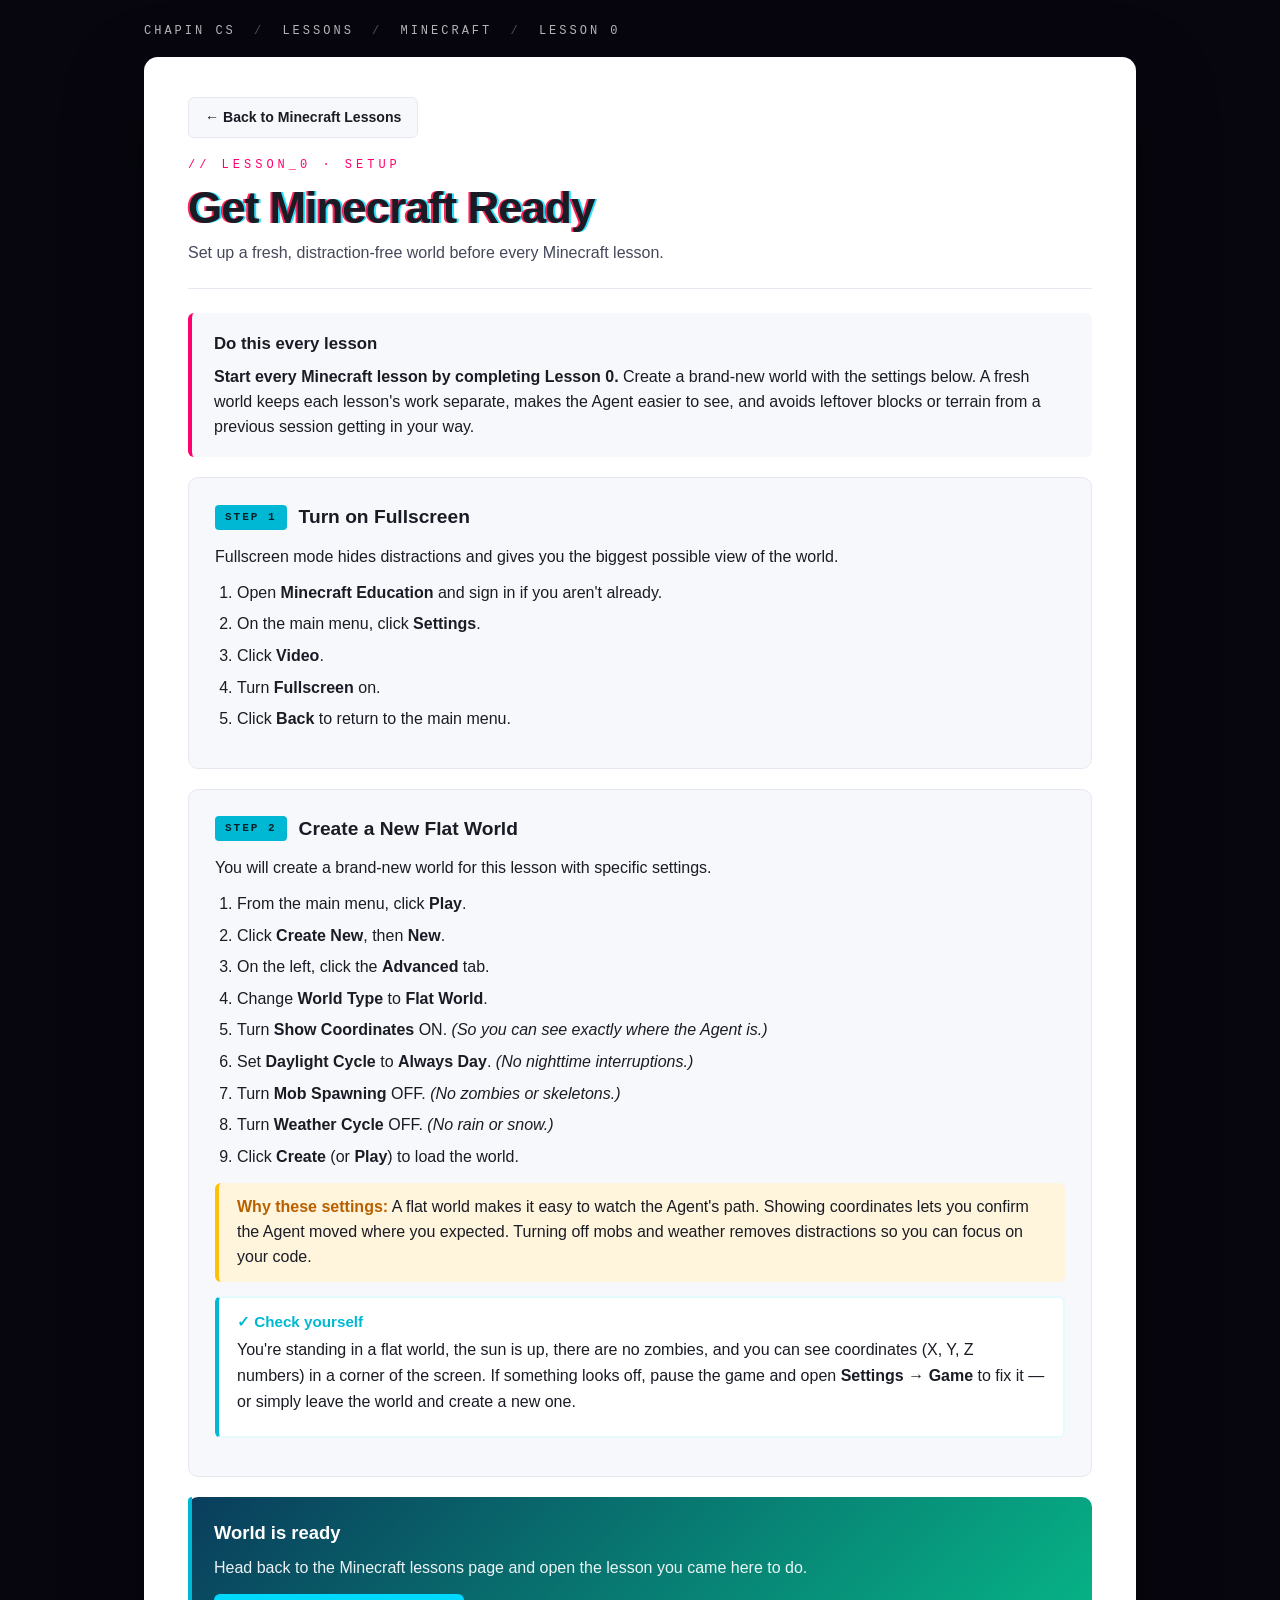
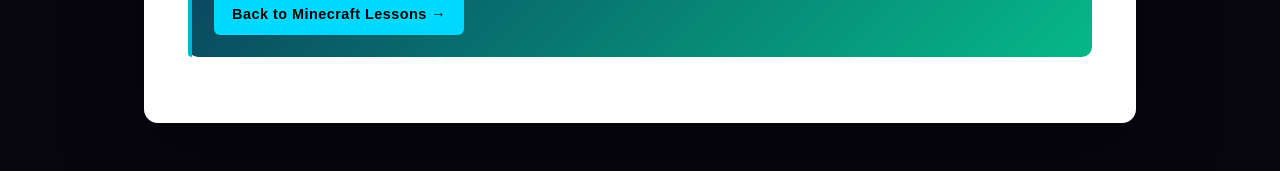
<file: lessons/minecraft/lesson0/index.html>
<!DOCTYPE html>
<html lang="en">
<head>
<meta charset="UTF-8">
<meta name="viewport" content="width=device-width, initial-scale=1.0">
<title>Lesson 0 — World Setup · Minecraft · Chapin CS</title>
<link rel="stylesheet" href="../../lesson.css">
</head>
<body>

<div class="crumb mono">
  <a href="../../../">Chapin CS</a>
  <span class="sep">/</span>
  <a href="../../">Lessons</a>
  <span class="sep">/</span>
  <a href="../">Minecraft</a>
  <span class="sep">/</span>
  <span>Lesson 0</span>
</div>

<div class="page">
  <div class="card">

    <a href="../" class="back">← Back to Minecraft Lessons</a>

    <div class="lesson-head">
      <div class="eyebrow" style="color:var(--pink);">// LESSON_0 · SETUP</div>
      <h1 class="chrom">Get Minecraft Ready</h1>
      <p class="subtitle">Set up a fresh, distraction-free world before every Minecraft lesson.</p>
    </div>

    <div class="intro" style="border-left-color:var(--pink);">
      <h2>Do this every lesson</h2>
      <p><strong>Start every Minecraft lesson by completing Lesson 0.</strong> Create a brand-new world with the settings below. A fresh world keeps each lesson's work separate, makes the Agent easier to see, and avoids leftover blocks or terrain from a previous session getting in your way.</p>
    </div>

    <div class="step">
      <h2><span class="tag">STEP 1</span> Turn on Fullscreen</h2>
      <p>Fullscreen mode hides distractions and gives you the biggest possible view of the world.</p>
      <ol>
        <li>Open <strong>Minecraft Education</strong> and sign in if you aren't already.</li>
        <li>On the main menu, click <strong>Settings</strong>.</li>
        <li>Click <strong>Video</strong>.</li>
        <li>Turn <strong>Fullscreen</strong> on.</li>
        <li>Click <strong>Back</strong> to return to the main menu.</li>
      </ol>
    </div>

    <div class="step">
      <h2><span class="tag">STEP 2</span> Create a New Flat World</h2>
      <p>You will create a brand-new world for this lesson with specific settings.</p>
      <ol>
        <li>From the main menu, click <strong>Play</strong>.</li>
        <li>Click <strong>Create New</strong>, then <strong>New</strong>.</li>
        <li>On the left, click the <strong>Advanced</strong> tab.</li>
        <li>Change <strong>World Type</strong> to <strong>Flat World</strong>.</li>
        <li>Turn <strong>Show Coordinates</strong> ON. <em>(So you can see exactly where the Agent is.)</em></li>
        <li>Set <strong>Daylight Cycle</strong> to <strong>Always Day</strong>. <em>(No nighttime interruptions.)</em></li>
        <li>Turn <strong>Mob Spawning</strong> OFF. <em>(No zombies or skeletons.)</em></li>
        <li>Turn <strong>Weather Cycle</strong> OFF. <em>(No rain or snow.)</em></li>
        <li>Click <strong>Create</strong> (or <strong>Play</strong>) to load the world.</li>
      </ol>

      <div class="callout key">
        <strong>Why these settings:</strong> A flat world makes it easy to watch the Agent's path. Showing coordinates lets you confirm the Agent moved where you expected. Turning off mobs and weather removes distractions so you can focus on your code.
      </div>

      <div class="callout check">
        <h4>✓ Check yourself</h4>
        <p>You're standing in a flat world, the sun is up, there are no zombies, and you can see coordinates (X, Y, Z numbers) in a corner of the screen. If something looks off, pause the game and open <strong>Settings → Game</strong> to fix it — or simply leave the world and create a new one.</p>
      </div>
    </div>

    <div class="setup-banner" style="background:linear-gradient(135deg,#0a3d5c,#06b888);">
      <h3>World is ready</h3>
      <p>Head back to the Minecraft lessons page and open the lesson you came here to do.</p>
      <a href="../" class="cta">Back to Minecraft Lessons →</a>
    </div>

  </div>
</div>

</body>
</html>
</file>
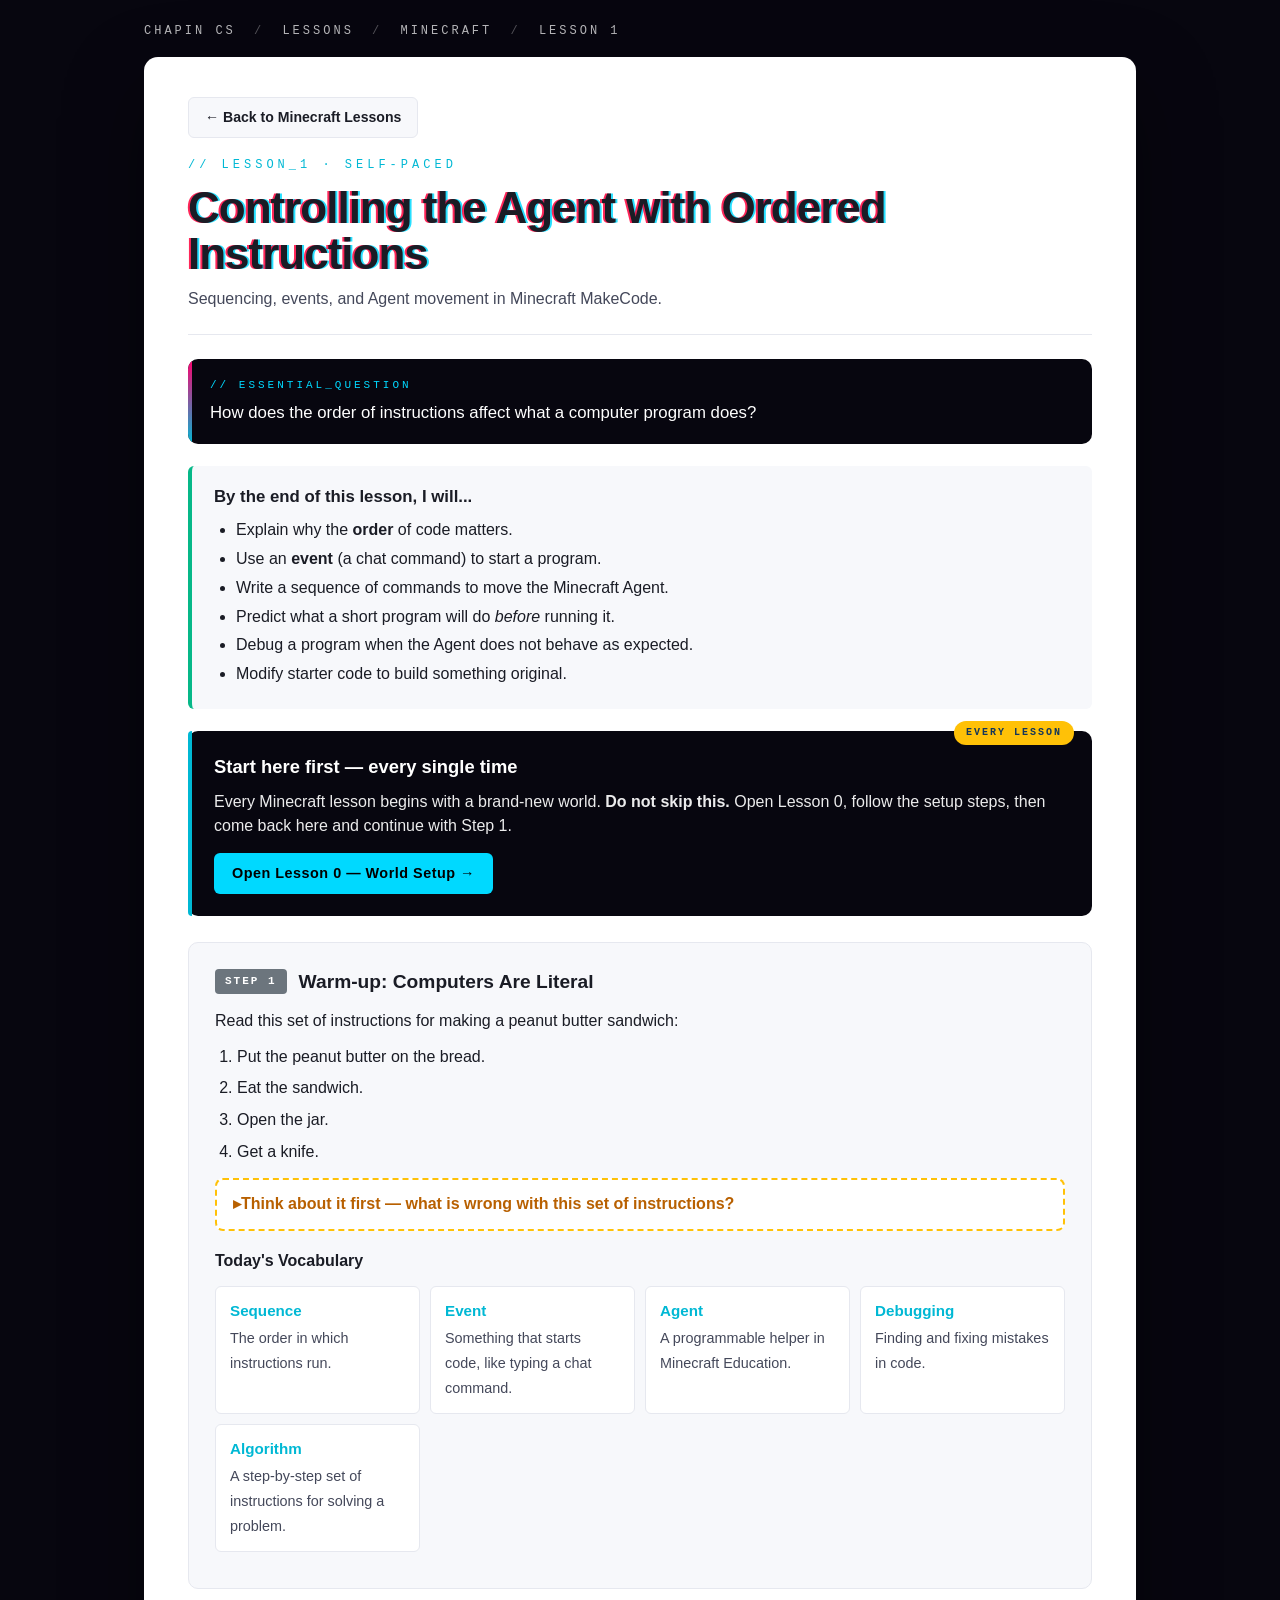
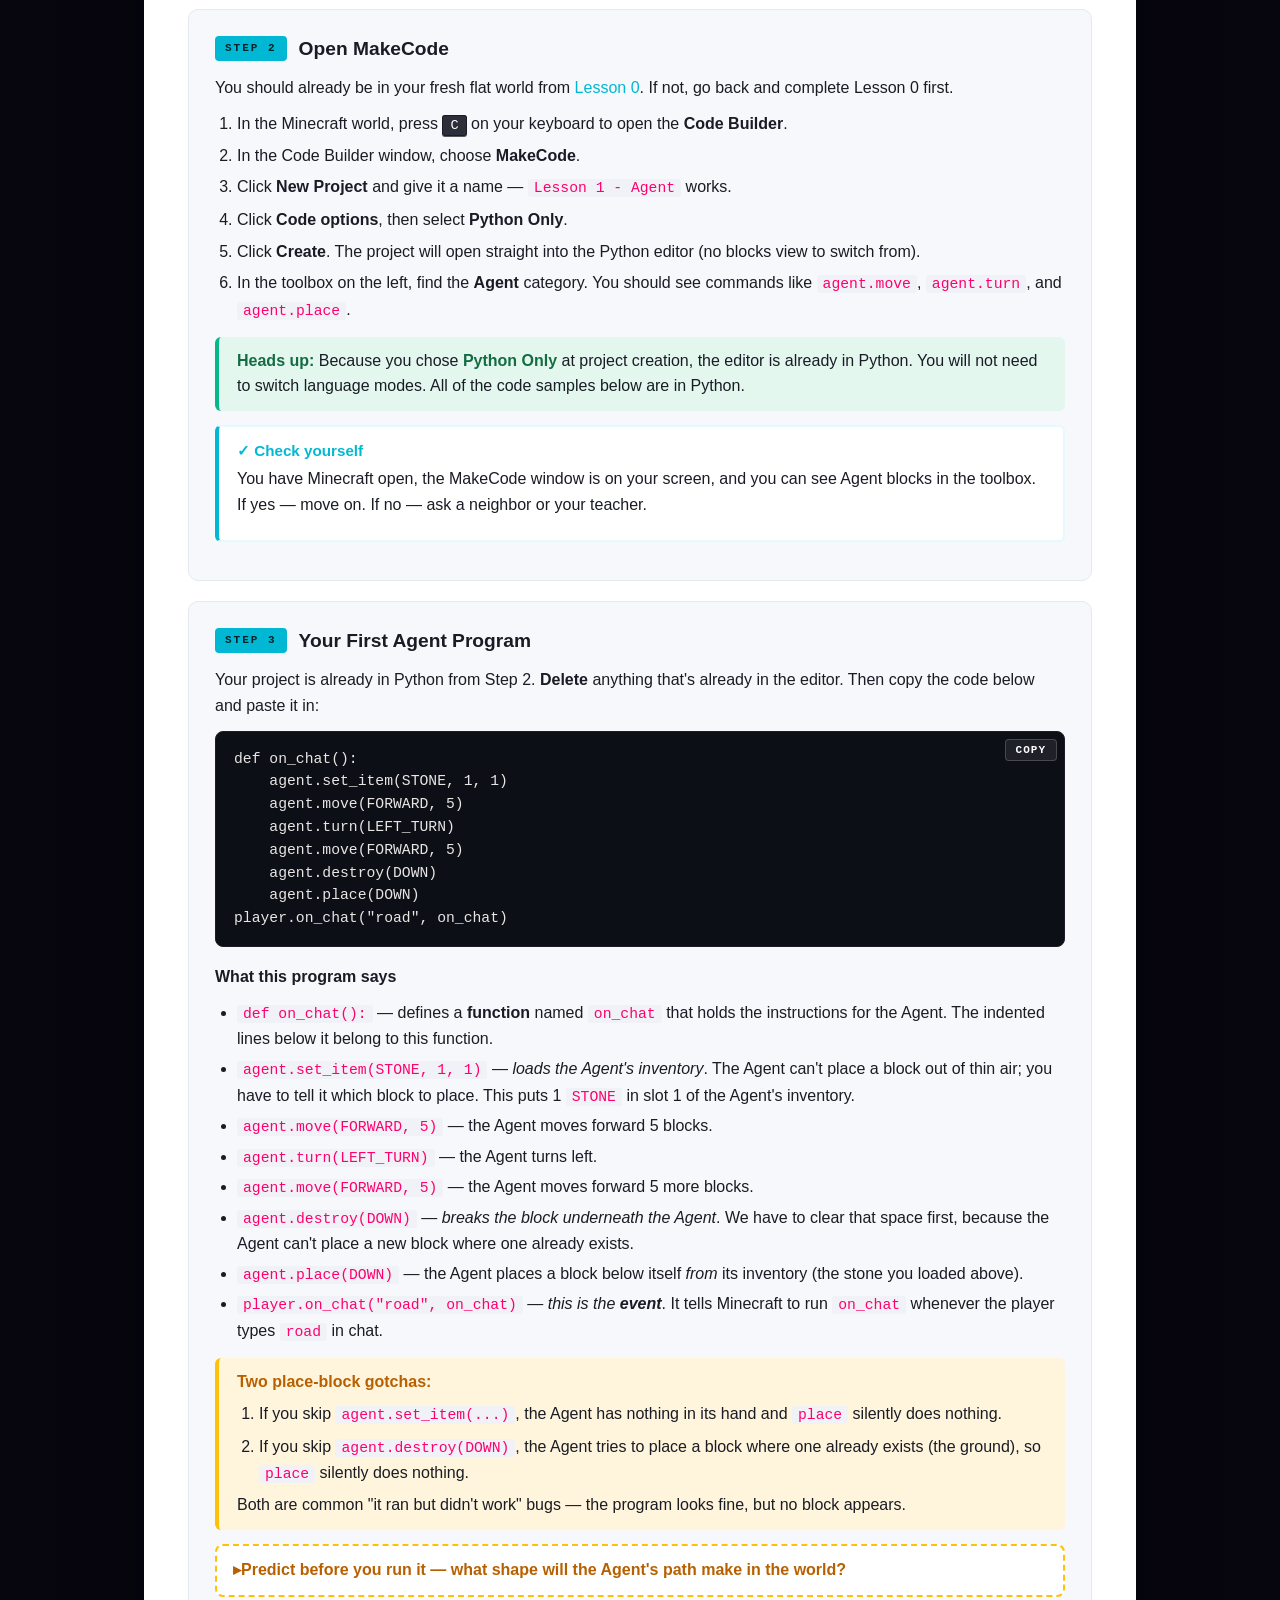
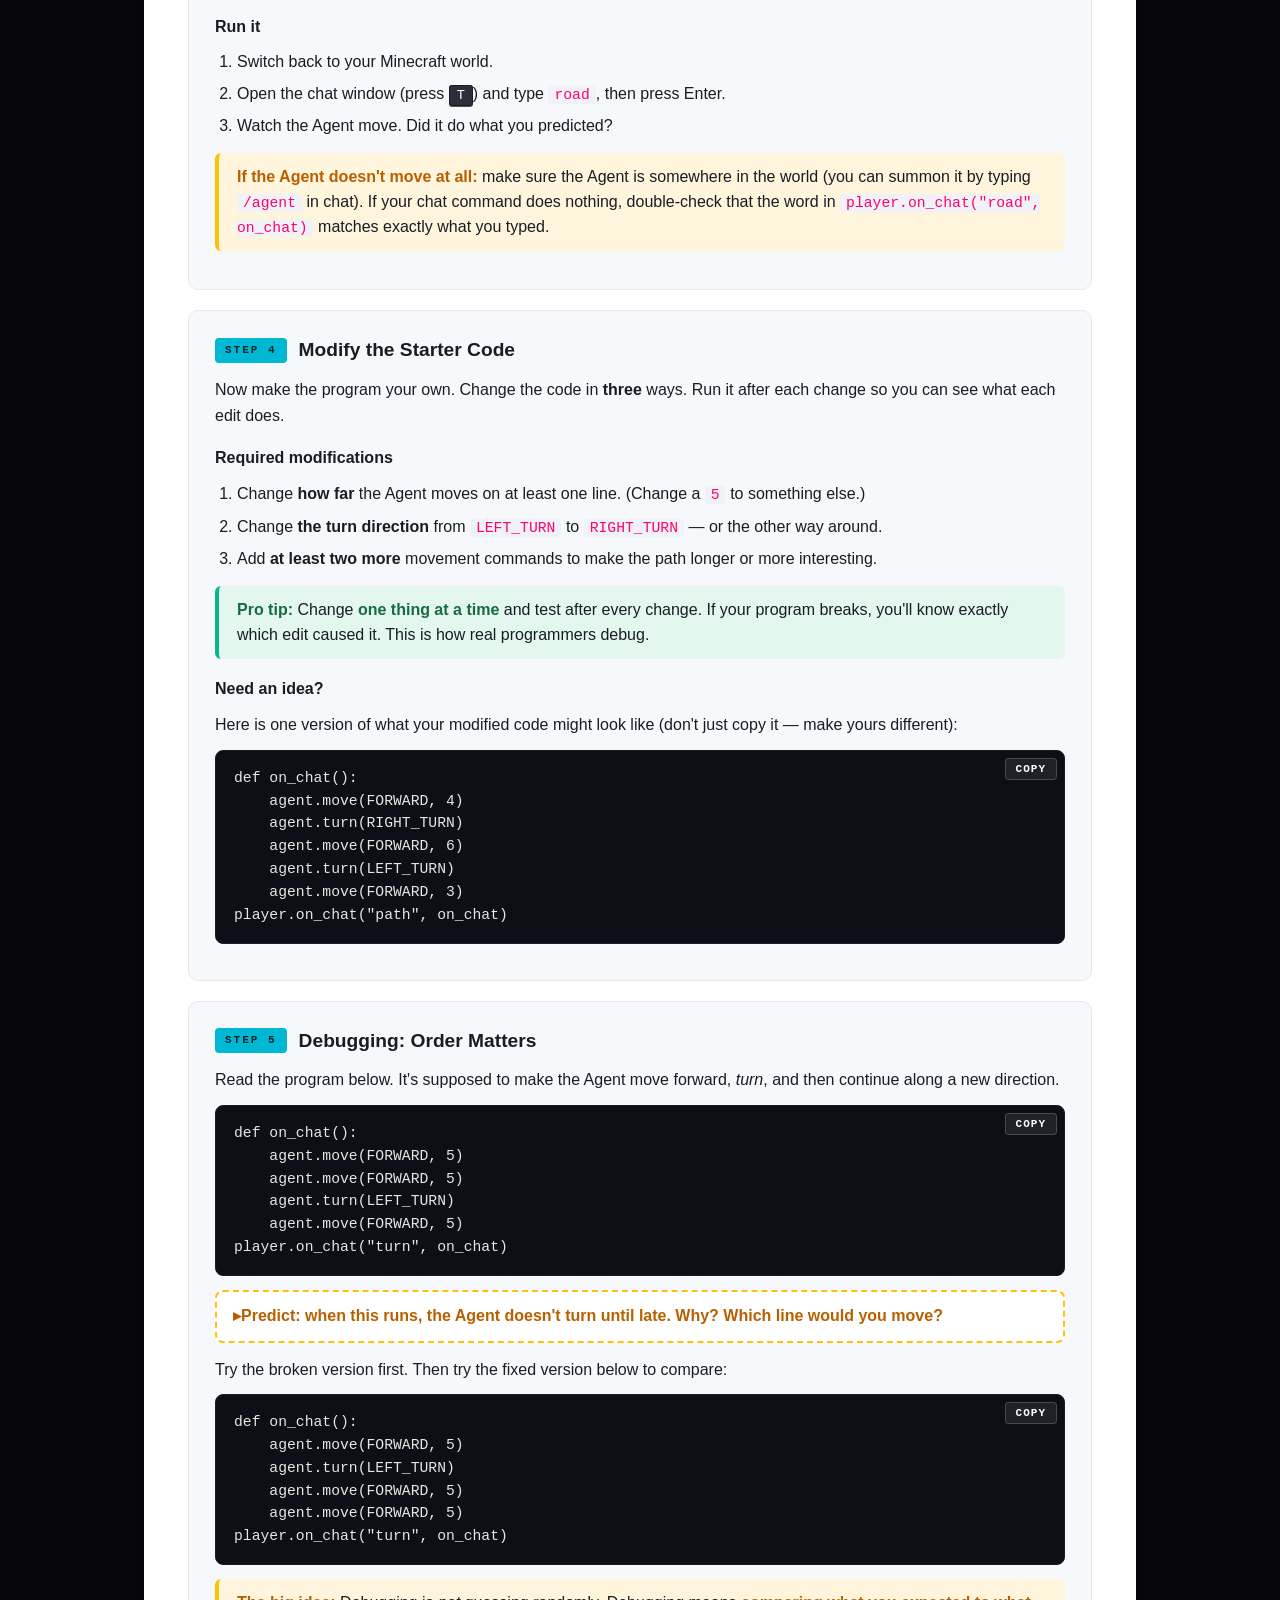
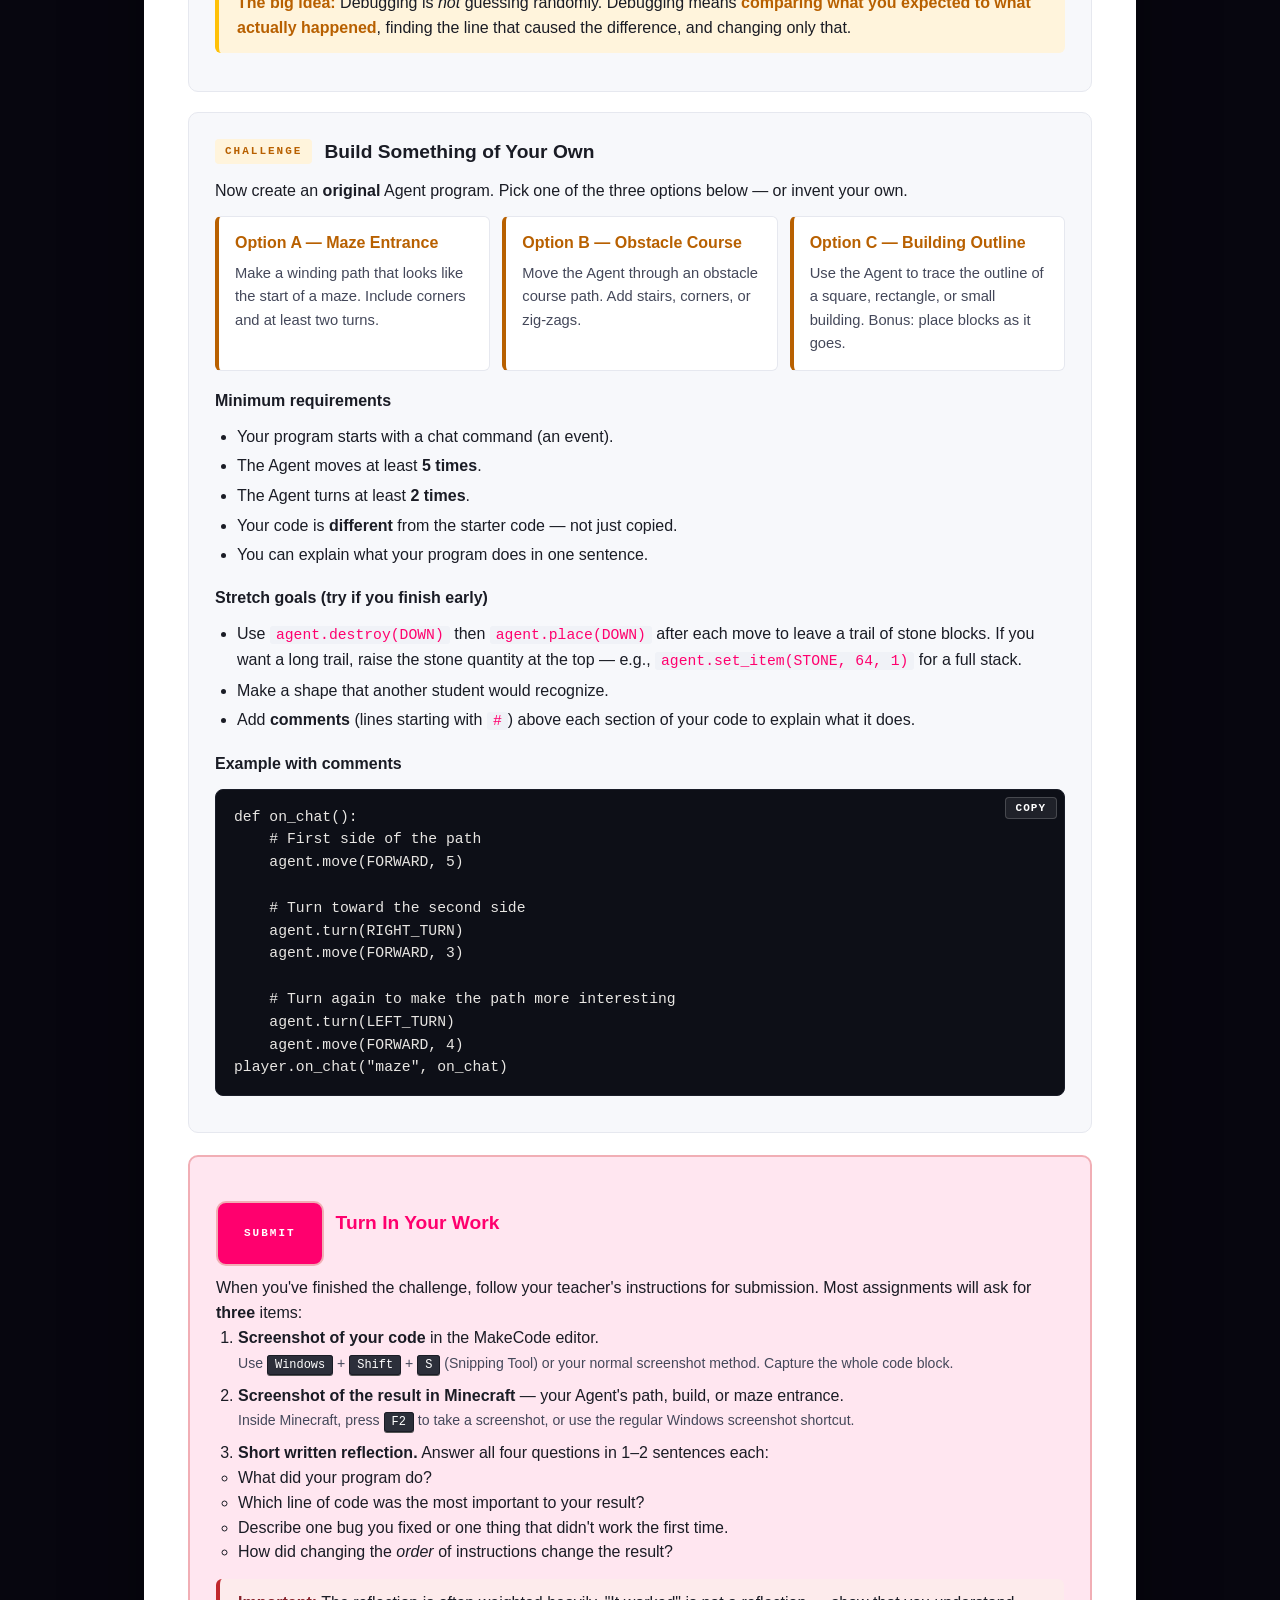
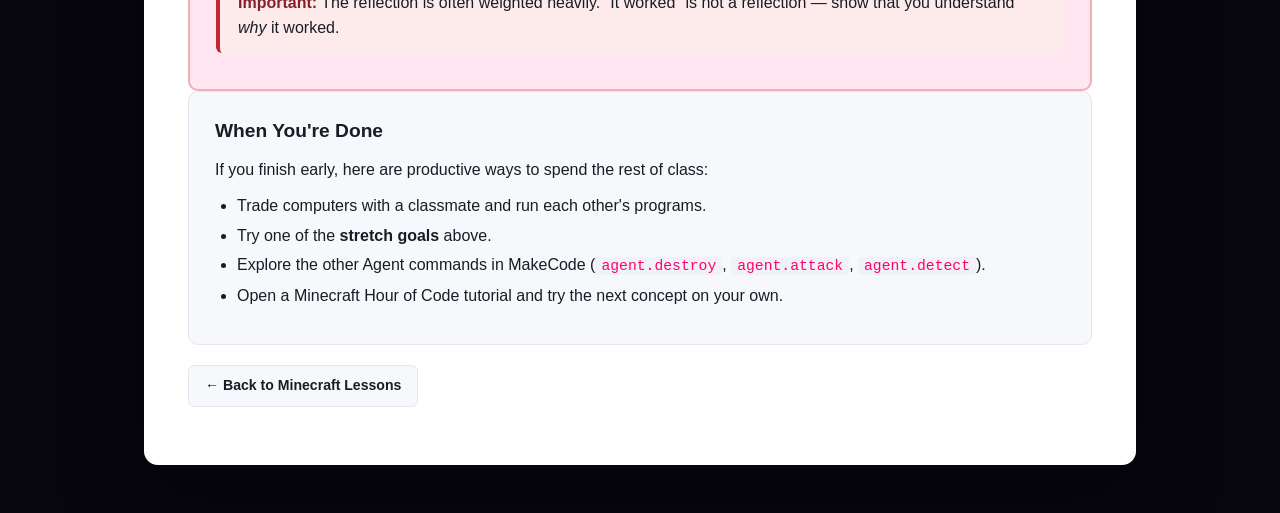
<file: lessons/minecraft/lesson1/index.html>
<!DOCTYPE html>
<html lang="en">
<head>
<meta charset="UTF-8">
<meta name="viewport" content="width=device-width, initial-scale=1.0">
<title>Lesson 1 — Controlling the Agent · Minecraft · Chapin CS</title>
<link rel="stylesheet" href="../../lesson.css">
</head>
<body>

<div class="crumb mono">
  <a href="../../../">Chapin CS</a>
  <span class="sep">/</span>
  <a href="../../">Lessons</a>
  <span class="sep">/</span>
  <a href="../">Minecraft</a>
  <span class="sep">/</span>
  <span>Lesson 1</span>
</div>

<div class="page">
  <div class="card">

    <a href="../" class="back">← Back to Minecraft Lessons</a>

    <div class="lesson-head">
      <div class="eyebrow">// LESSON_1 · SELF-PACED</div>
      <h1 class="chrom">Controlling the Agent with Ordered Instructions</h1>
      <p class="subtitle">Sequencing, events, and Agent movement in Minecraft MakeCode.</p>
    </div>

    <div class="eq">
      <div class="label">// ESSENTIAL_QUESTION</div>
      <p>How does the order of instructions affect what a computer program does?</p>
    </div>

    <div class="goals">
      <h2>By the end of this lesson, I will...</h2>
      <ul>
        <li>Explain why the <strong>order</strong> of code matters.</li>
        <li>Use an <strong>event</strong> (a chat command) to start a program.</li>
        <li>Write a sequence of commands to move the Minecraft Agent.</li>
        <li>Predict what a short program will do <em>before</em> running it.</li>
        <li>Debug a program when the Agent does not behave as expected.</li>
        <li>Modify starter code to build something original.</li>
      </ul>
    </div>

    <div class="setup-banner">
      <span class="badge">Every Lesson</span>
      <h3>Start here first — every single time</h3>
      <p>Every Minecraft lesson begins with a brand-new world. <strong>Do not skip this.</strong> Open Lesson 0, follow the setup steps, then come back here and continue with Step 1.</p>
      <a href="../lesson0/" class="cta">Open Lesson 0 — World Setup →</a>
    </div>

    <!-- STEP 1: Warm-up -->
    <div class="step">
      <h2><span class="tag warm">STEP 1</span> Warm-up: Computers Are Literal</h2>
      <p>Read this set of instructions for making a peanut butter sandwich:</p>
      <ol>
        <li>Put the peanut butter on the bread.</li>
        <li>Eat the sandwich.</li>
        <li>Open the jar.</li>
        <li>Get a knife.</li>
      </ol>

      <details class="predict">
        <summary>Think about it first — what is wrong with this set of instructions?</summary>
        <div class="answer">
          <p>Each step is technically a real action, but the <strong>order is wrong</strong>. You cannot put peanut butter on bread before opening the jar, and you cannot eat the sandwich before you've made it. A human reading this might mentally rearrange the steps. A <strong>computer cannot</strong>.</p>
          <p><strong>The big idea:</strong> Computers do not understand what you <em>meant</em>. They only do what you <em>wrote</em>, in the order you wrote it. This ordered set of instructions is called a <strong>sequence</strong>.</p>
        </div>
      </details>

      <h3>Today's Vocabulary</h3>
      <div class="vocab">
        <div class="item"><strong>Sequence</strong><span>The order in which instructions run.</span></div>
        <div class="item"><strong>Event</strong><span>Something that starts code, like typing a chat command.</span></div>
        <div class="item"><strong>Agent</strong><span>A programmable helper in Minecraft Education.</span></div>
        <div class="item"><strong>Debugging</strong><span>Finding and fixing mistakes in code.</span></div>
        <div class="item"><strong>Algorithm</strong><span>A step-by-step set of instructions for solving a problem.</span></div>
      </div>
    </div>

    <!-- STEP 2: Open MakeCode -->
    <div class="step">
      <h2><span class="tag">STEP 2</span> Open MakeCode</h2>
      <p>You should already be in your fresh flat world from <a href="../lesson0/">Lesson 0</a>. If not, go back and complete Lesson 0 first.</p>
      <ol>
        <li>In the Minecraft world, press <kbd>C</kbd> on your keyboard to open the <strong>Code Builder</strong>.</li>
        <li>In the Code Builder window, choose <strong>MakeCode</strong>.</li>
        <li>Click <strong>New Project</strong> and give it a name — <code class="inline">Lesson 1 - Agent</code> works.</li>
        <li>Click <strong>Code options</strong>, then select <strong>Python Only</strong>.</li>
        <li>Click <strong>Create</strong>. The project will open straight into the Python editor (no blocks view to switch from).</li>
        <li>In the toolbox on the left, find the <strong>Agent</strong> category. You should see commands like <code class="inline">agent.move</code>, <code class="inline">agent.turn</code>, and <code class="inline">agent.place</code>.</li>
      </ol>

      <div class="callout tip">
        <strong>Heads up:</strong> Because you chose <strong>Python Only</strong> at project creation, the editor is already in Python. You will not need to switch language modes. All of the code samples below are in Python.
      </div>

      <div class="callout check">
        <h4>✓ Check yourself</h4>
        <p>You have Minecraft open, the MakeCode window is on your screen, and you can see Agent blocks in the toolbox. If yes — move on. If no — ask a neighbor or your teacher.</p>
      </div>
    </div>

    <!-- STEP 3: Starter -->
    <div class="step">
      <h2><span class="tag">STEP 3</span> Your First Agent Program</h2>
      <p>Your project is already in Python from Step 2. <strong>Delete</strong> anything that's already in the editor. Then copy the code below and paste it in:</p>

      <div class="code-wrap">
        <button class="copy-btn" data-target="starter">Copy</button>
<pre class="code-block" id="starter">def on_chat():
    agent.set_item(STONE, 1, 1)
    agent.move(FORWARD, 5)
    agent.turn(LEFT_TURN)
    agent.move(FORWARD, 5)
    agent.destroy(DOWN)
    agent.place(DOWN)
player.on_chat("road", on_chat)</pre>
      </div>

      <h3>What this program says</h3>
      <ul class="tight">
        <li><code class="inline">def on_chat():</code> — defines a <strong>function</strong> named <code class="inline">on_chat</code> that holds the instructions for the Agent. The indented lines below it belong to this function.</li>
        <li><code class="inline">agent.set_item(STONE, 1, 1)</code> — <em>loads the Agent's inventory</em>. The Agent can't place a block out of thin air; you have to tell it which block to place. This puts 1 <code class="inline">STONE</code> in slot 1 of the Agent's inventory.</li>
        <li><code class="inline">agent.move(FORWARD, 5)</code> — the Agent moves forward 5 blocks.</li>
        <li><code class="inline">agent.turn(LEFT_TURN)</code> — the Agent turns left.</li>
        <li><code class="inline">agent.move(FORWARD, 5)</code> — the Agent moves forward 5 more blocks.</li>
        <li><code class="inline">agent.destroy(DOWN)</code> — <em>breaks the block underneath the Agent</em>. We have to clear that space first, because the Agent can't place a new block where one already exists.</li>
        <li><code class="inline">agent.place(DOWN)</code> — the Agent places a block below itself <em>from</em> its inventory (the stone you loaded above).</li>
        <li><code class="inline">player.on_chat("road", on_chat)</code> — <em>this is the <strong>event</strong></em>. It tells Minecraft to run <code class="inline">on_chat</code> whenever the player types <code class="inline">road</code> in chat.</li>
      </ul>

      <div class="callout key">
        <strong>Two place-block gotchas:</strong>
        <ol style="margin: 6px 0 0 22px; padding: 0;">
          <li>If you skip <code class="inline">agent.set_item(...)</code>, the Agent has nothing in its hand and <code class="inline">place</code> silently does nothing.</li>
          <li>If you skip <code class="inline">agent.destroy(DOWN)</code>, the Agent tries to place a block where one already exists (the ground), so <code class="inline">place</code> silently does nothing.</li>
        </ol>
        Both are common "it ran but didn't work" bugs — the program looks fine, but no block appears.
      </div>

      <details class="predict">
        <summary>Predict before you run it — what shape will the Agent's path make in the world?</summary>
        <div class="answer">
          <p>The Agent will move forward 5 blocks, turn left, and move forward 5 more blocks — an <strong>L-shape</strong> with a corner where it turned. Then it will place one block underneath itself at the end of the path.</p>
        </div>
      </details>

      <h3>Run it</h3>
      <ol>
        <li>Switch back to your Minecraft world.</li>
        <li>Open the chat window (press <kbd>T</kbd>) and type <code class="inline">road</code>, then press Enter.</li>
        <li>Watch the Agent move. Did it do what you predicted?</li>
      </ol>

      <div class="callout key">
        <strong>If the Agent doesn't move at all:</strong> make sure the Agent is somewhere in the world (you can summon it by typing <code class="inline">/agent</code> in chat). If your chat command does nothing, double-check that the word in <code class="inline">player.on_chat("road", on_chat)</code> matches exactly what you typed.
      </div>
    </div>

    <!-- STEP 4: Modify -->
    <div class="step">
      <h2><span class="tag">STEP 4</span> Modify the Starter Code</h2>
      <p>Now make the program your own. Change the code in <strong>three</strong> ways. Run it after each change so you can see what each edit does.</p>

      <h3>Required modifications</h3>
      <ol>
        <li>Change <strong>how far</strong> the Agent moves on at least one line. (Change a <code class="inline">5</code> to something else.)</li>
        <li>Change <strong>the turn direction</strong> from <code class="inline">LEFT_TURN</code> to <code class="inline">RIGHT_TURN</code> — or the other way around.</li>
        <li>Add <strong>at least two more</strong> movement commands to make the path longer or more interesting.</li>
      </ol>

      <div class="callout tip">
        <strong>Pro tip:</strong> Change <strong>one thing at a time</strong> and test after every change. If your program breaks, you'll know exactly which edit caused it. This is how real programmers debug.
      </div>

      <h3>Need an idea?</h3>
      <p>Here is one version of what your modified code might look like (don't just copy it — make yours different):</p>

      <div class="code-wrap">
        <button class="copy-btn" data-target="modExample">Copy</button>
<pre class="code-block" id="modExample">def on_chat():
    agent.move(FORWARD, 4)
    agent.turn(RIGHT_TURN)
    agent.move(FORWARD, 6)
    agent.turn(LEFT_TURN)
    agent.move(FORWARD, 3)
player.on_chat("path", on_chat)</pre>
      </div>
    </div>

    <!-- STEP 5: Debugging -->
    <div class="step">
      <h2><span class="tag">STEP 5</span> Debugging: Order Matters</h2>
      <p>Read the program below. It's supposed to make the Agent move forward, <em>turn</em>, and then continue along a new direction.</p>

      <div class="code-wrap">
        <button class="copy-btn" data-target="brokenCode">Copy</button>
<pre class="code-block" id="brokenCode">def on_chat():
    agent.move(FORWARD, 5)
    agent.move(FORWARD, 5)
    agent.turn(LEFT_TURN)
    agent.move(FORWARD, 5)
player.on_chat("turn", on_chat)</pre>
      </div>

      <details class="predict">
        <summary>Predict: when this runs, the Agent doesn't turn until late. Why? Which line would you move?</summary>
        <div class="answer">
          <p>The Agent moves forward <em>10 blocks total</em> before it ever turns — because both <code class="inline">agent.move(FORWARD, 5)</code> lines run <strong>before</strong> the turn. The turn is in the wrong position in the sequence.</p>
          <p>To make it turn between the two long moves, swap the order so the turn happens after the first move:</p>
        </div>
      </details>

      <p>Try the broken version first. Then try the fixed version below to compare:</p>

      <div class="code-wrap">
        <button class="copy-btn" data-target="fixedCode">Copy</button>
<pre class="code-block" id="fixedCode">def on_chat():
    agent.move(FORWARD, 5)
    agent.turn(LEFT_TURN)
    agent.move(FORWARD, 5)
    agent.move(FORWARD, 5)
player.on_chat("turn", on_chat)</pre>
      </div>

      <div class="callout key">
        <strong>The big idea:</strong> Debugging is <em>not</em> guessing randomly. Debugging means <strong>comparing what you expected to what actually happened</strong>, finding the line that caused the difference, and changing only that.
      </div>
    </div>

    <!-- CHALLENGE -->
    <div class="step">
      <h2><span class="tag challenge">CHALLENGE</span> Build Something of Your Own</h2>
      <p>Now create an <strong>original</strong> Agent program. Pick one of the three options below — or invent your own.</p>

      <div class="options">
        <div class="opt">
          <h4>Option A — Maze Entrance</h4>
          <p>Make a winding path that looks like the start of a maze. Include corners and at least two turns.</p>
        </div>
        <div class="opt">
          <h4>Option B — Obstacle Course</h4>
          <p>Move the Agent through an obstacle course path. Add stairs, corners, or zig-zags.</p>
        </div>
        <div class="opt">
          <h4>Option C — Building Outline</h4>
          <p>Use the Agent to trace the outline of a square, rectangle, or small building. Bonus: place blocks as it goes.</p>
        </div>
      </div>

      <h3>Minimum requirements</h3>
      <ul class="tight">
        <li>Your program starts with a chat command (an event).</li>
        <li>The Agent moves at least <strong>5 times</strong>.</li>
        <li>The Agent turns at least <strong>2 times</strong>.</li>
        <li>Your code is <strong>different</strong> from the starter code — not just copied.</li>
        <li>You can explain what your program does in one sentence.</li>
      </ul>

      <h3>Stretch goals (try if you finish early)</h3>
      <ul class="tight">
        <li>Use <code class="inline">agent.destroy(DOWN)</code> then <code class="inline">agent.place(DOWN)</code> after each move to leave a trail of stone blocks. If you want a long trail, raise the stone quantity at the top — e.g., <code class="inline">agent.set_item(STONE, 64, 1)</code> for a full stack.</li>
        <li>Make a shape that another student would recognize.</li>
        <li>Add <strong>comments</strong> (lines starting with <code class="inline">#</code>) above each section of your code to explain what it does.</li>
      </ul>

      <h3>Example with comments</h3>
      <div class="code-wrap">
        <button class="copy-btn" data-target="commentedCode">Copy</button>
<pre class="code-block" id="commentedCode">def on_chat():
    # First side of the path
    agent.move(FORWARD, 5)

    # Turn toward the second side
    agent.turn(RIGHT_TURN)
    agent.move(FORWARD, 3)

    # Turn again to make the path more interesting
    agent.turn(LEFT_TURN)
    agent.move(FORWARD, 4)
player.on_chat("maze", on_chat)</pre>
      </div>
    </div>

    <!-- SUBMIT -->
    <div class="submit">
      <h2><span class="tag submit">SUBMIT</span> Turn In Your Work</h2>
      <p>When you've finished the challenge, follow your teacher's instructions for submission. Most assignments will ask for <strong>three</strong> items:</p>
      <ol>
        <li><strong>Screenshot of your code</strong> in the MakeCode editor.<br>
          <span class="muted">Use <kbd>Windows</kbd> + <kbd>Shift</kbd> + <kbd>S</kbd> (Snipping Tool) or your normal screenshot method. Capture the whole code block.</span>
        </li>
        <li><strong>Screenshot of the result in Minecraft</strong> — your Agent's path, build, or maze entrance.<br>
          <span class="muted">Inside Minecraft, press <kbd>F2</kbd> to take a screenshot, or use the regular Windows screenshot shortcut.</span>
        </li>
        <li><strong>Short written reflection.</strong> Answer all four questions in 1–2 sentences each:
          <ul>
            <li>What did your program do?</li>
            <li>Which line of code was the most important to your result?</li>
            <li>Describe one bug you fixed or one thing that didn't work the first time.</li>
            <li>How did changing the <em>order</em> of instructions change the result?</li>
          </ul>
        </li>
      </ol>

      <div class="callout warn">
        <strong>Important:</strong> The reflection is often weighted heavily. "It worked" is not a reflection — show that you understand <em>why</em> it worked.
      </div>
    </div>

    <!-- DONE -->
    <div class="step">
      <h2>When You're Done</h2>
      <p>If you finish early, here are productive ways to spend the rest of class:</p>
      <ul class="tight">
        <li>Trade computers with a classmate and run each other's programs.</li>
        <li>Try one of the <strong>stretch goals</strong> above.</li>
        <li>Explore the other Agent commands in MakeCode (<code class="inline">agent.destroy</code>, <code class="inline">agent.attack</code>, <code class="inline">agent.detect</code>).</li>
        <li>Open a Minecraft Hour of Code tutorial and try the next concept on your own.</li>
      </ul>
    </div>

    <a href="../" class="back">← Back to Minecraft Lessons</a>
  </div>
</div>

<script src="../../lesson.js"></script>

</body>
</html>
</file>
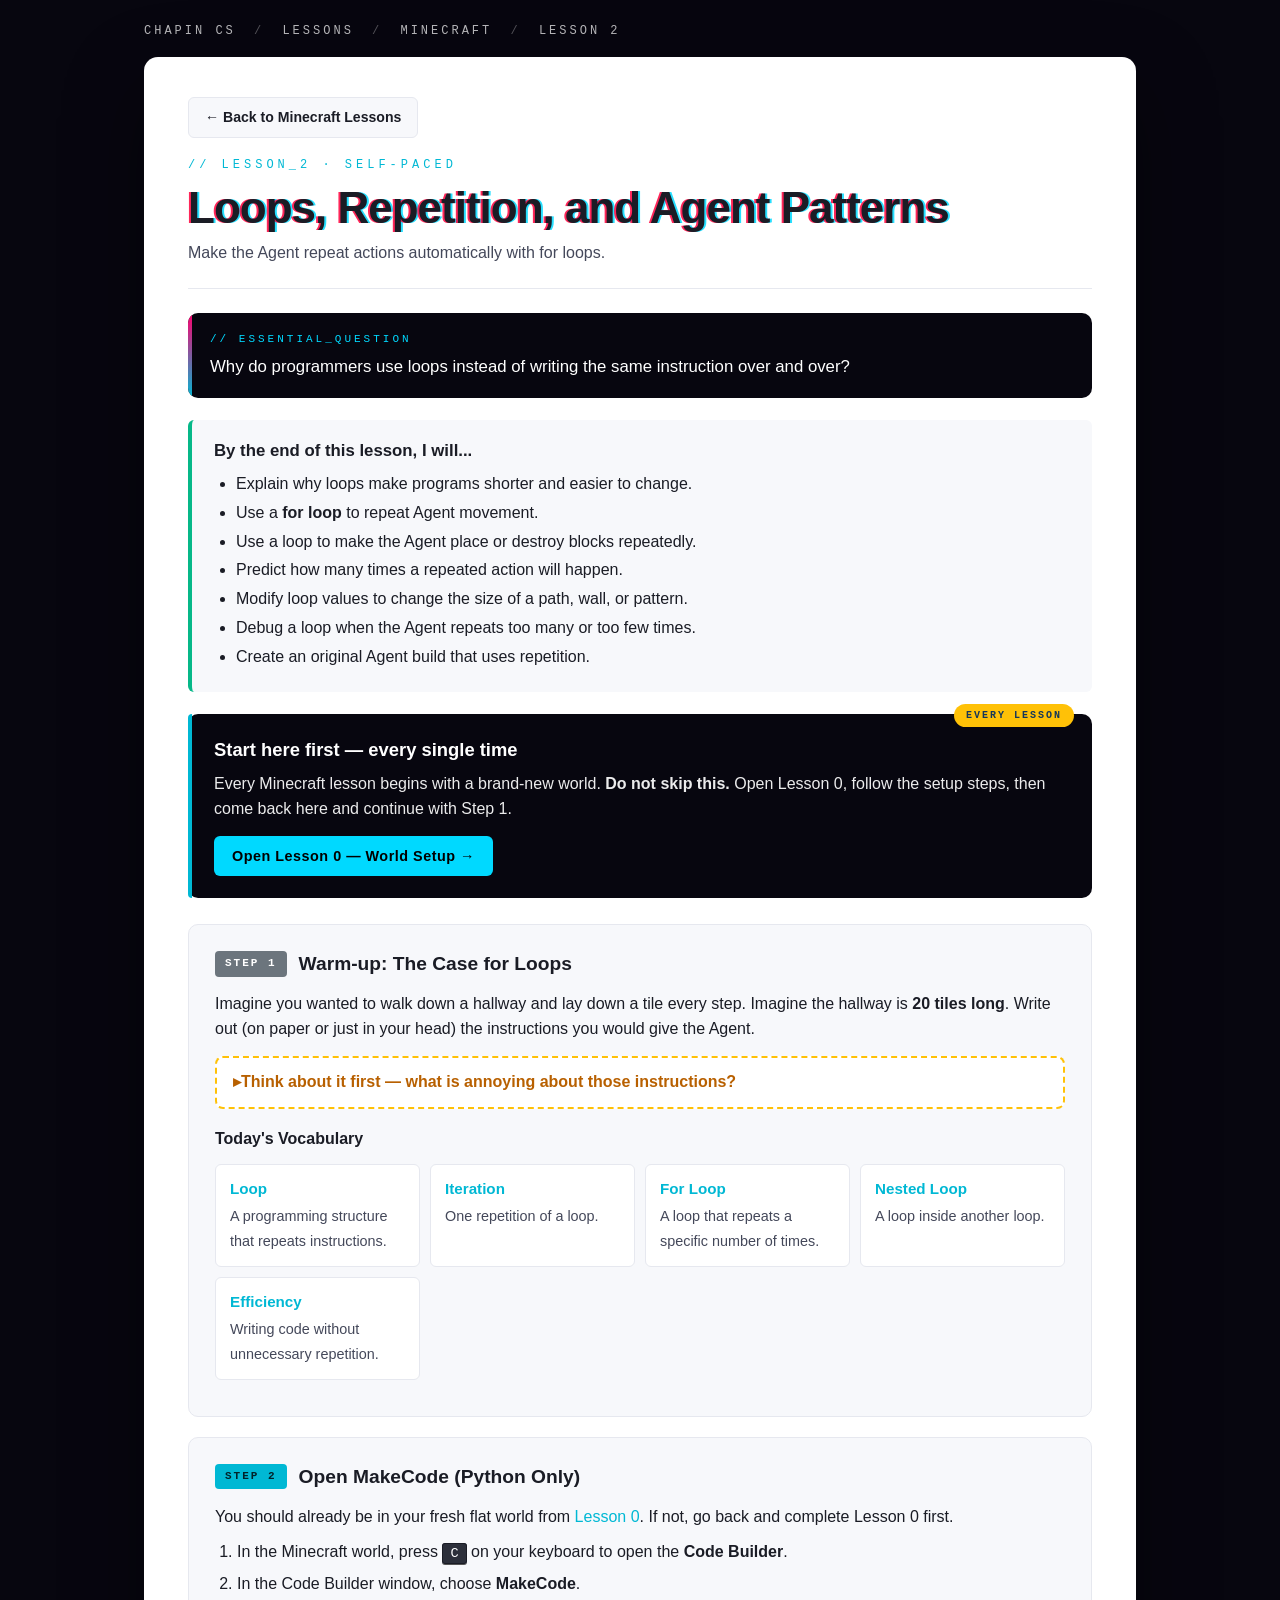
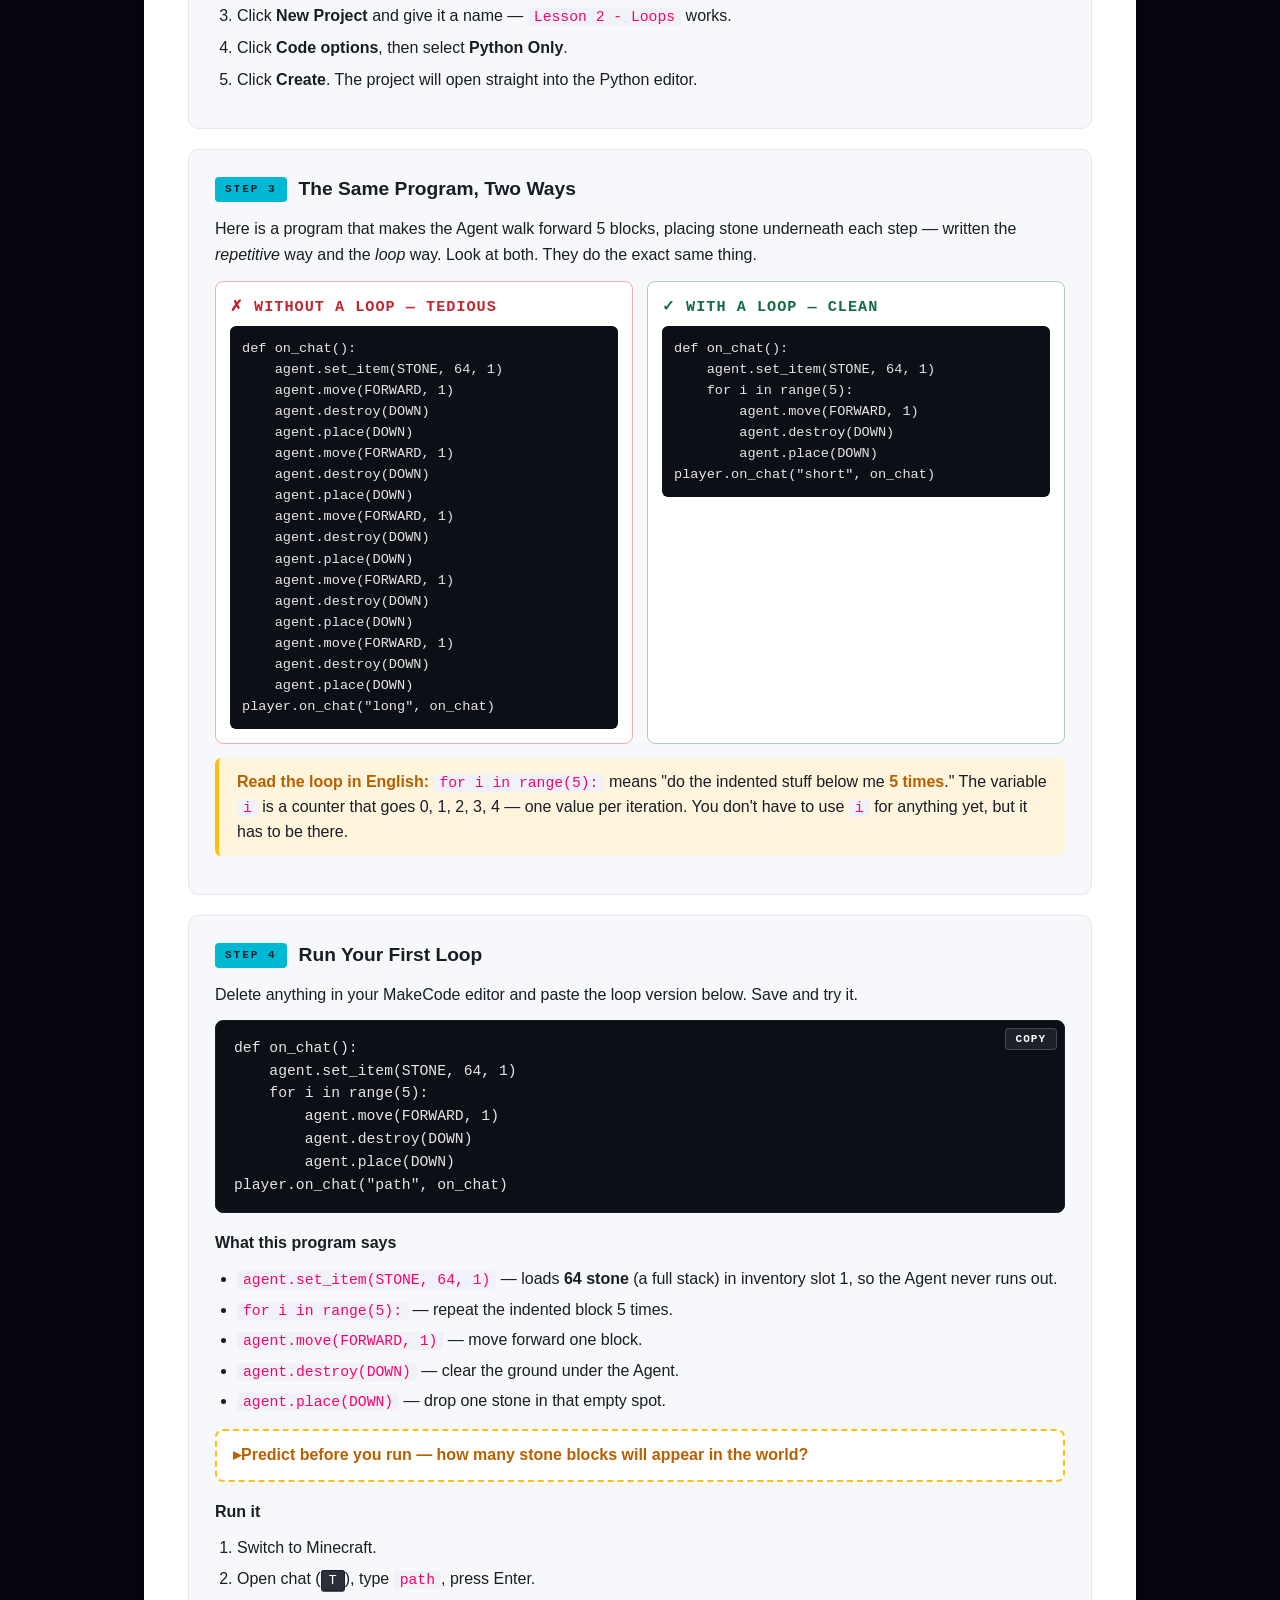
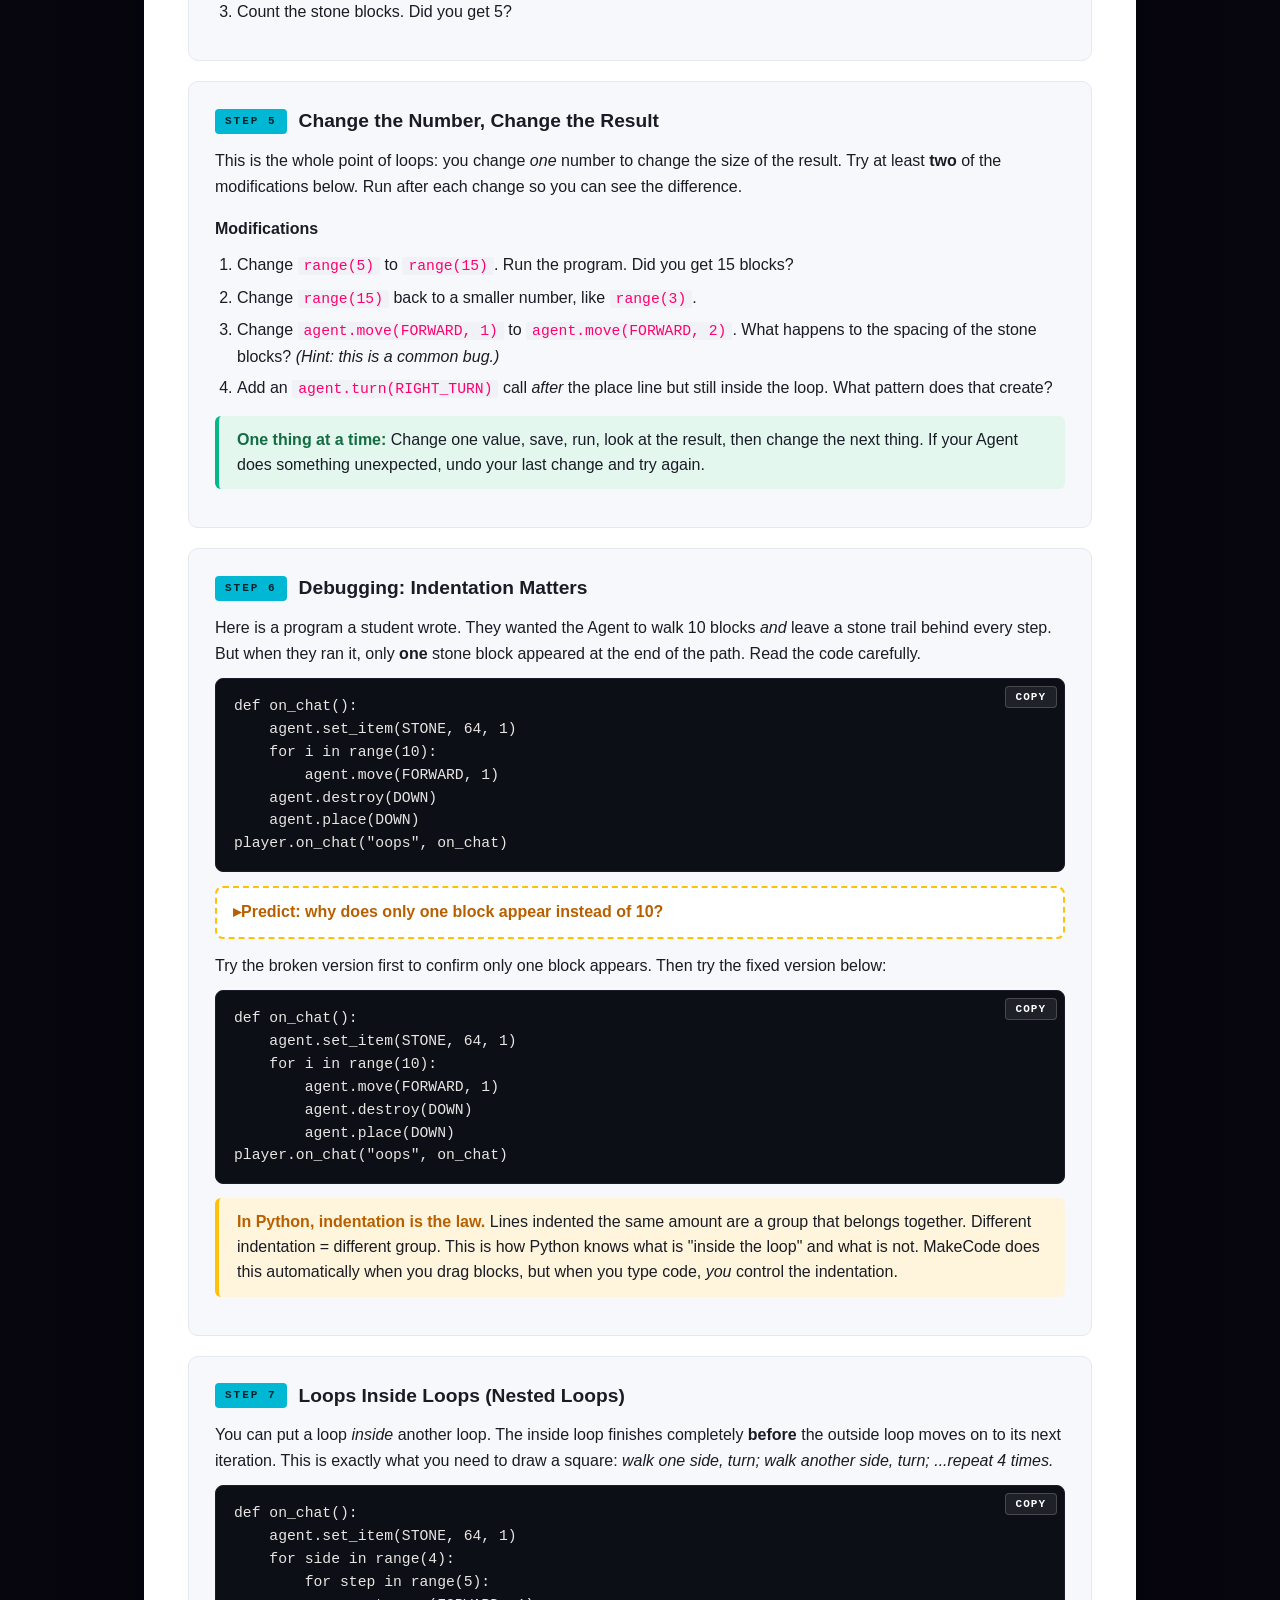
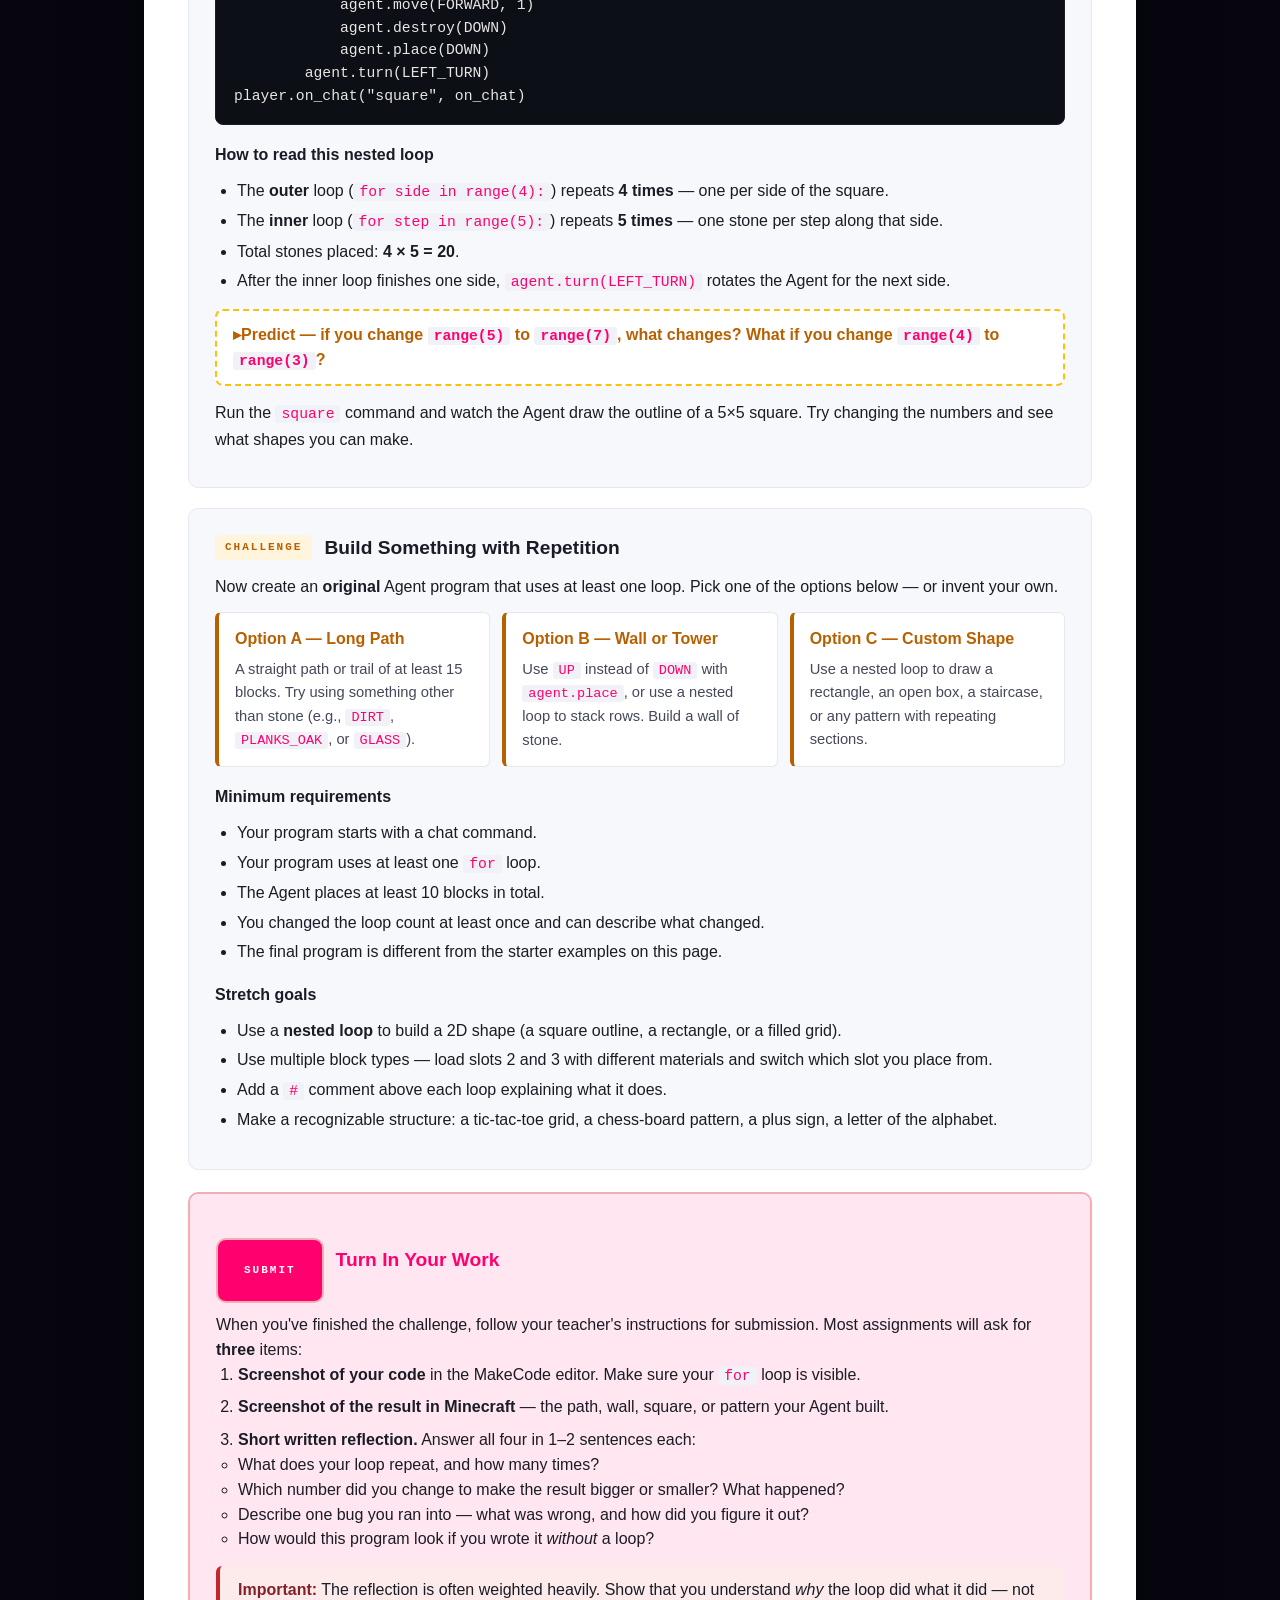
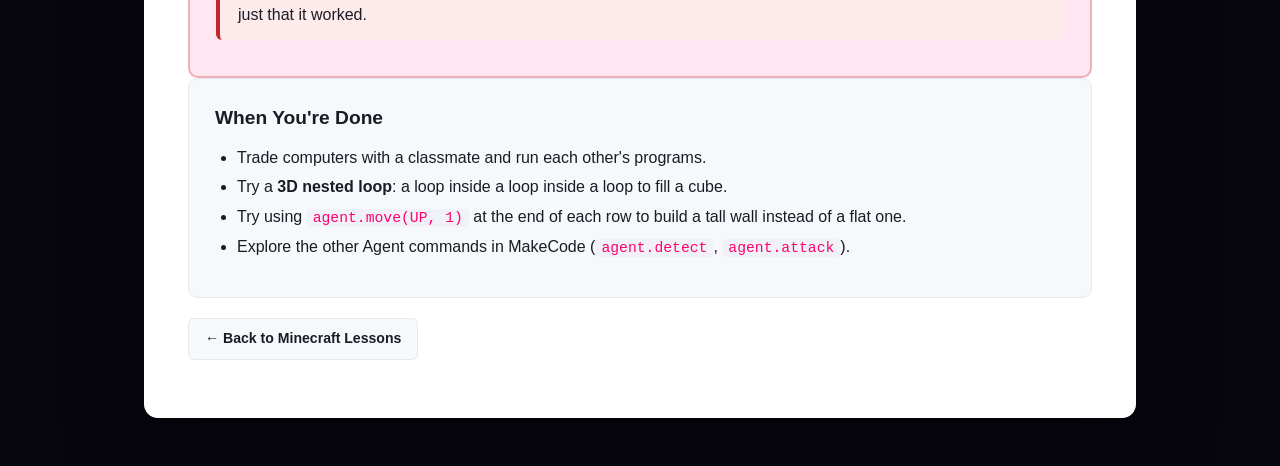
<file: lessons/minecraft/lesson2/index.html>
<!DOCTYPE html>
<html lang="en">
<head>
<meta charset="UTF-8">
<meta name="viewport" content="width=device-width, initial-scale=1.0">
<title>Lesson 2 — Loops &amp; Patterns · Minecraft · Chapin CS</title>
<link rel="stylesheet" href="../../lesson.css">
</head>
<body>

<div class="crumb mono">
  <a href="../../../">Chapin CS</a>
  <span class="sep">/</span>
  <a href="../../">Lessons</a>
  <span class="sep">/</span>
  <a href="../">Minecraft</a>
  <span class="sep">/</span>
  <span>Lesson 2</span>
</div>

<div class="page">
  <div class="card">

    <a href="../" class="back">← Back to Minecraft Lessons</a>

    <div class="lesson-head">
      <div class="eyebrow">// LESSON_2 · SELF-PACED</div>
      <h1 class="chrom">Loops, Repetition, and Agent Patterns</h1>
      <p class="subtitle">Make the Agent repeat actions automatically with for loops.</p>
    </div>

    <div class="eq">
      <div class="label">// ESSENTIAL_QUESTION</div>
      <p>Why do programmers use loops instead of writing the same instruction over and over?</p>
    </div>

    <div class="goals">
      <h2>By the end of this lesson, I will...</h2>
      <ul>
        <li>Explain why loops make programs shorter and easier to change.</li>
        <li>Use a <strong>for loop</strong> to repeat Agent movement.</li>
        <li>Use a loop to make the Agent place or destroy blocks repeatedly.</li>
        <li>Predict how many times a repeated action will happen.</li>
        <li>Modify loop values to change the size of a path, wall, or pattern.</li>
        <li>Debug a loop when the Agent repeats too many or too few times.</li>
        <li>Create an original Agent build that uses repetition.</li>
      </ul>
    </div>

    <div class="setup-banner">
      <span class="badge">Every Lesson</span>
      <h3>Start here first — every single time</h3>
      <p>Every Minecraft lesson begins with a brand-new world. <strong>Do not skip this.</strong> Open Lesson 0, follow the setup steps, then come back here and continue with Step 1.</p>
      <a href="../lesson0/" class="cta">Open Lesson 0 — World Setup →</a>
    </div>

    <!-- STEP 1: Warm-up -->
    <div class="step">
      <h2><span class="tag warm">STEP 1</span> Warm-up: The Case for Loops</h2>
      <p>Imagine you wanted to walk down a hallway and lay down a tile every step. Imagine the hallway is <strong>20 tiles long</strong>. Write out (on paper or just in your head) the instructions you would give the Agent.</p>

      <details class="predict">
        <summary>Think about it first — what is annoying about those instructions?</summary>
        <div class="answer">
          <p>You probably wrote <em>move, place, move, place...</em> 20 times in a row. That is <strong>20 identical pairs of lines</strong> — 40 lines total. If you decide tomorrow that the hallway should be 30 tiles long, you have to add 10 more pairs. If it should be 100 tiles long, good luck.</p>
          <p><strong>The big idea:</strong> Repeating yourself in code is slow to write, hard to change, and easy to mess up. A <strong>loop</strong> lets you say <em>"do this thing 20 times"</em> in one line. Change the 20 to 100 and you're done.</p>
        </div>
      </details>

      <h3>Today's Vocabulary</h3>
      <div class="vocab">
        <div class="item"><strong>Loop</strong><span>A programming structure that repeats instructions.</span></div>
        <div class="item"><strong>Iteration</strong><span>One repetition of a loop.</span></div>
        <div class="item"><strong>For Loop</strong><span>A loop that repeats a specific number of times.</span></div>
        <div class="item"><strong>Nested Loop</strong><span>A loop inside another loop.</span></div>
        <div class="item"><strong>Efficiency</strong><span>Writing code without unnecessary repetition.</span></div>
      </div>
    </div>

    <!-- STEP 2: Open MakeCode -->
    <div class="step">
      <h2><span class="tag">STEP 2</span> Open MakeCode (Python Only)</h2>
      <p>You should already be in your fresh flat world from <a href="../lesson0/">Lesson 0</a>. If not, go back and complete Lesson 0 first.</p>
      <ol>
        <li>In the Minecraft world, press <kbd>C</kbd> on your keyboard to open the <strong>Code Builder</strong>.</li>
        <li>In the Code Builder window, choose <strong>MakeCode</strong>.</li>
        <li>Click <strong>New Project</strong> and give it a name — <code class="inline">Lesson 2 - Loops</code> works.</li>
        <li>Click <strong>Code options</strong>, then select <strong>Python Only</strong>.</li>
        <li>Click <strong>Create</strong>. The project will open straight into the Python editor.</li>
      </ol>
    </div>

    <!-- STEP 3: Repeat vs loop -->
    <div class="step">
      <h2><span class="tag">STEP 3</span> The Same Program, Two Ways</h2>
      <p>Here is a program that makes the Agent walk forward 5 blocks, placing stone underneath each step — written the <em>repetitive</em> way and the <em>loop</em> way. Look at both. They do the exact same thing.</p>

      <div class="compare">
        <div class="col bad">
          <h4>✗ Without a loop — tedious</h4>
<pre>def on_chat():
    agent.set_item(STONE, 64, 1)
    agent.move(FORWARD, 1)
    agent.destroy(DOWN)
    agent.place(DOWN)
    agent.move(FORWARD, 1)
    agent.destroy(DOWN)
    agent.place(DOWN)
    agent.move(FORWARD, 1)
    agent.destroy(DOWN)
    agent.place(DOWN)
    agent.move(FORWARD, 1)
    agent.destroy(DOWN)
    agent.place(DOWN)
    agent.move(FORWARD, 1)
    agent.destroy(DOWN)
    agent.place(DOWN)
player.on_chat("long", on_chat)</pre>
        </div>
        <div class="col good">
          <h4>✓ With a loop — clean</h4>
<pre>def on_chat():
    agent.set_item(STONE, 64, 1)
    for i in range(5):
        agent.move(FORWARD, 1)
        agent.destroy(DOWN)
        agent.place(DOWN)
player.on_chat("short", on_chat)</pre>
        </div>
      </div>

      <div class="callout key">
        <strong>Read the loop in English:</strong> <code class="inline">for i in range(5):</code> means "do the indented stuff below me <strong>5 times</strong>." The variable <code class="inline">i</code> is a counter that goes 0, 1, 2, 3, 4 — one value per iteration. You don't have to use <code class="inline">i</code> for anything yet, but it has to be there.
      </div>
    </div>

    <!-- STEP 4: Run -->
    <div class="step">
      <h2><span class="tag">STEP 4</span> Run Your First Loop</h2>
      <p>Delete anything in your MakeCode editor and paste the loop version below. Save and try it.</p>

      <div class="code-wrap">
        <button class="copy-btn" data-target="starterLoop">Copy</button>
<pre class="code-block" id="starterLoop">def on_chat():
    agent.set_item(STONE, 64, 1)
    for i in range(5):
        agent.move(FORWARD, 1)
        agent.destroy(DOWN)
        agent.place(DOWN)
player.on_chat("path", on_chat)</pre>
      </div>

      <h3>What this program says</h3>
      <ul class="tight">
        <li><code class="inline">agent.set_item(STONE, 64, 1)</code> — loads <strong>64 stone</strong> (a full stack) in inventory slot 1, so the Agent never runs out.</li>
        <li><code class="inline">for i in range(5):</code> — repeat the indented block 5 times.</li>
        <li><code class="inline">agent.move(FORWARD, 1)</code> — move forward one block.</li>
        <li><code class="inline">agent.destroy(DOWN)</code> — clear the ground under the Agent.</li>
        <li><code class="inline">agent.place(DOWN)</code> — drop one stone in that empty spot.</li>
      </ul>

      <details class="predict">
        <summary>Predict before you run — how many stone blocks will appear in the world?</summary>
        <div class="answer">
          <p>The loop runs 5 times, and each iteration places exactly one stone — so you'll see a line of <strong>5 stone blocks</strong> behind the Agent.</p>
        </div>
      </details>

      <h3>Run it</h3>
      <ol>
        <li>Switch to Minecraft.</li>
        <li>Open chat (<kbd>T</kbd>), type <code class="inline">path</code>, press Enter.</li>
        <li>Count the stone blocks. Did you get 5?</li>
      </ol>
    </div>

    <!-- STEP 5: Modify -->
    <div class="step">
      <h2><span class="tag">STEP 5</span> Change the Number, Change the Result</h2>
      <p>This is the whole point of loops: you change <em>one</em> number to change the size of the result. Try at least <strong>two</strong> of the modifications below. Run after each change so you can see the difference.</p>

      <h3>Modifications</h3>
      <ol>
        <li>Change <code class="inline">range(5)</code> to <code class="inline">range(15)</code>. Run the program. Did you get 15 blocks?</li>
        <li>Change <code class="inline">range(15)</code> back to a smaller number, like <code class="inline">range(3)</code>.</li>
        <li>Change <code class="inline">agent.move(FORWARD, 1)</code> to <code class="inline">agent.move(FORWARD, 2)</code>. What happens to the spacing of the stone blocks? <em>(Hint: this is a common bug.)</em></li>
        <li>Add an <code class="inline">agent.turn(RIGHT_TURN)</code> call <em>after</em> the place line but still inside the loop. What pattern does that create?</li>
      </ol>

      <div class="callout tip">
        <strong>One thing at a time:</strong> Change one value, save, run, look at the result, then change the next thing. If your Agent does something unexpected, undo your last change and try again.
      </div>
    </div>

    <!-- STEP 6: Debugging -->
    <div class="step">
      <h2><span class="tag">STEP 6</span> Debugging: Indentation Matters</h2>
      <p>Here is a program a student wrote. They wanted the Agent to walk 10 blocks <em>and</em> leave a stone trail behind every step. But when they ran it, only <strong>one</strong> stone block appeared at the end of the path. Read the code carefully.</p>

      <div class="code-wrap">
        <button class="copy-btn" data-target="brokenLoop">Copy</button>
<pre class="code-block" id="brokenLoop">def on_chat():
    agent.set_item(STONE, 64, 1)
    for i in range(10):
        agent.move(FORWARD, 1)
    agent.destroy(DOWN)
    agent.place(DOWN)
player.on_chat("oops", on_chat)</pre>
      </div>

      <details class="predict">
        <summary>Predict: why does only one block appear instead of 10?</summary>
        <div class="answer">
          <p>The <code class="inline">destroy</code> and <code class="inline">place</code> lines are <strong>not indented</strong> the same as <code class="inline">agent.move</code>. That means they are <em>outside</em> the loop — they only run <strong>once</strong>, after the Agent has finished walking all 10 blocks.</p>
          <p><strong>Fix:</strong> indent <code class="inline">destroy</code> and <code class="inline">place</code> so they line up with <code class="inline">agent.move</code>. That puts them <em>inside</em> the loop, so they run every iteration.</p>
        </div>
      </details>

      <p>Try the broken version first to confirm only one block appears. Then try the fixed version below:</p>

      <div class="code-wrap">
        <button class="copy-btn" data-target="fixedLoop">Copy</button>
<pre class="code-block" id="fixedLoop">def on_chat():
    agent.set_item(STONE, 64, 1)
    for i in range(10):
        agent.move(FORWARD, 1)
        agent.destroy(DOWN)
        agent.place(DOWN)
player.on_chat("oops", on_chat)</pre>
      </div>

      <div class="callout key">
        <strong>In Python, indentation is the law.</strong> Lines indented the same amount are a group that belongs together. Different indentation = different group. This is how Python knows what is "inside the loop" and what is not. MakeCode does this automatically when you drag blocks, but when you type code, <em>you</em> control the indentation.
      </div>
    </div>

    <!-- STEP 7: Nested loops -->
    <div class="step">
      <h2><span class="tag">STEP 7</span> Loops Inside Loops (Nested Loops)</h2>
      <p>You can put a loop <em>inside</em> another loop. The inside loop finishes completely <strong>before</strong> the outside loop moves on to its next iteration. This is exactly what you need to draw a square: <em>walk one side, turn; walk another side, turn; ...repeat 4 times.</em></p>

      <div class="code-wrap">
        <button class="copy-btn" data-target="nestedLoop">Copy</button>
<pre class="code-block" id="nestedLoop">def on_chat():
    agent.set_item(STONE, 64, 1)
    for side in range(4):
        for step in range(5):
            agent.move(FORWARD, 1)
            agent.destroy(DOWN)
            agent.place(DOWN)
        agent.turn(LEFT_TURN)
player.on_chat("square", on_chat)</pre>
      </div>

      <h3>How to read this nested loop</h3>
      <ul class="tight">
        <li>The <strong>outer</strong> loop (<code class="inline">for side in range(4):</code>) repeats <strong>4 times</strong> — one per side of the square.</li>
        <li>The <strong>inner</strong> loop (<code class="inline">for step in range(5):</code>) repeats <strong>5 times</strong> — one stone per step along that side.</li>
        <li>Total stones placed: <strong>4 × 5 = 20</strong>.</li>
        <li>After the inner loop finishes one side, <code class="inline">agent.turn(LEFT_TURN)</code> rotates the Agent for the next side.</li>
      </ul>

      <details class="predict">
        <summary>Predict — if you change <code>range(5)</code> to <code>range(7)</code>, what changes? What if you change <code>range(4)</code> to <code>range(3)</code>?</summary>
        <div class="answer">
          <p><code class="inline">range(7)</code> → each side becomes 7 blocks long instead of 5. The square gets bigger.</p>
          <p><code class="inline">range(3)</code> → the Agent only walks 3 sides and stops — you get a <em>triangle-ish</em> open shape, not a closed square. (You need 4 sides for a square.)</p>
        </div>
      </details>

      <p>Run the <code class="inline">square</code> command and watch the Agent draw the outline of a 5×5 square. Try changing the numbers and see what shapes you can make.</p>
    </div>

    <!-- CHALLENGE -->
    <div class="step">
      <h2><span class="tag challenge">CHALLENGE</span> Build Something with Repetition</h2>
      <p>Now create an <strong>original</strong> Agent program that uses at least one loop. Pick one of the options below — or invent your own.</p>

      <div class="options">
        <div class="opt">
          <h4>Option A — Long Path</h4>
          <p>A straight path or trail of at least 15 blocks. Try using something other than stone (e.g., <code class="inline">DIRT</code>, <code class="inline">PLANKS_OAK</code>, or <code class="inline">GLASS</code>).</p>
        </div>
        <div class="opt">
          <h4>Option B — Wall or Tower</h4>
          <p>Use <code class="inline">UP</code> instead of <code class="inline">DOWN</code> with <code class="inline">agent.place</code>, or use a nested loop to stack rows. Build a wall of stone.</p>
        </div>
        <div class="opt">
          <h4>Option C — Custom Shape</h4>
          <p>Use a nested loop to draw a rectangle, an open box, a staircase, or any pattern with repeating sections.</p>
        </div>
      </div>

      <h3>Minimum requirements</h3>
      <ul class="tight">
        <li>Your program starts with a chat command.</li>
        <li>Your program uses at least one <code class="inline">for</code> loop.</li>
        <li>The Agent places at least 10 blocks in total.</li>
        <li>You changed the loop count at least once and can describe what changed.</li>
        <li>The final program is different from the starter examples on this page.</li>
      </ul>

      <h3>Stretch goals</h3>
      <ul class="tight">
        <li>Use a <strong>nested loop</strong> to build a 2D shape (a square outline, a rectangle, or a filled grid).</li>
        <li>Use multiple block types — load slots 2 and 3 with different materials and switch which slot you place from.</li>
        <li>Add a <code class="inline">#</code> comment above each loop explaining what it does.</li>
        <li>Make a recognizable structure: a tic-tac-toe grid, a chess-board pattern, a plus sign, a letter of the alphabet.</li>
      </ul>
    </div>

    <!-- SUBMIT -->
    <div class="submit">
      <h2><span class="tag submit">SUBMIT</span> Turn In Your Work</h2>
      <p>When you've finished the challenge, follow your teacher's instructions for submission. Most assignments will ask for <strong>three</strong> items:</p>
      <ol>
        <li><strong>Screenshot of your code</strong> in the MakeCode editor. Make sure your <code>for</code> loop is visible.</li>
        <li><strong>Screenshot of the result in Minecraft</strong> — the path, wall, square, or pattern your Agent built.</li>
        <li><strong>Short written reflection.</strong> Answer all four in 1–2 sentences each:
          <ul>
            <li>What does your loop repeat, and how many times?</li>
            <li>Which number did you change to make the result bigger or smaller? What happened?</li>
            <li>Describe one bug you ran into — what was wrong, and how did you figure it out?</li>
            <li>How would this program look if you wrote it <em>without</em> a loop?</li>
          </ul>
        </li>
      </ol>

      <div class="callout warn">
        <strong>Important:</strong> The reflection is often weighted heavily. Show that you understand <em>why</em> the loop did what it did — not just that it worked.
      </div>
    </div>

    <!-- DONE -->
    <div class="step">
      <h2>When You're Done</h2>
      <ul class="tight">
        <li>Trade computers with a classmate and run each other's programs.</li>
        <li>Try a <strong>3D nested loop</strong>: a loop inside a loop inside a loop to fill a cube.</li>
        <li>Try using <code class="inline">agent.move(UP, 1)</code> at the end of each row to build a tall wall instead of a flat one.</li>
        <li>Explore the other Agent commands in MakeCode (<code class="inline">agent.detect</code>, <code class="inline">agent.attack</code>).</li>
      </ul>
    </div>

    <a href="../" class="back">← Back to Minecraft Lessons</a>
  </div>
</div>

<script src="../../lesson.js"></script>
</body>
</html>
</file>
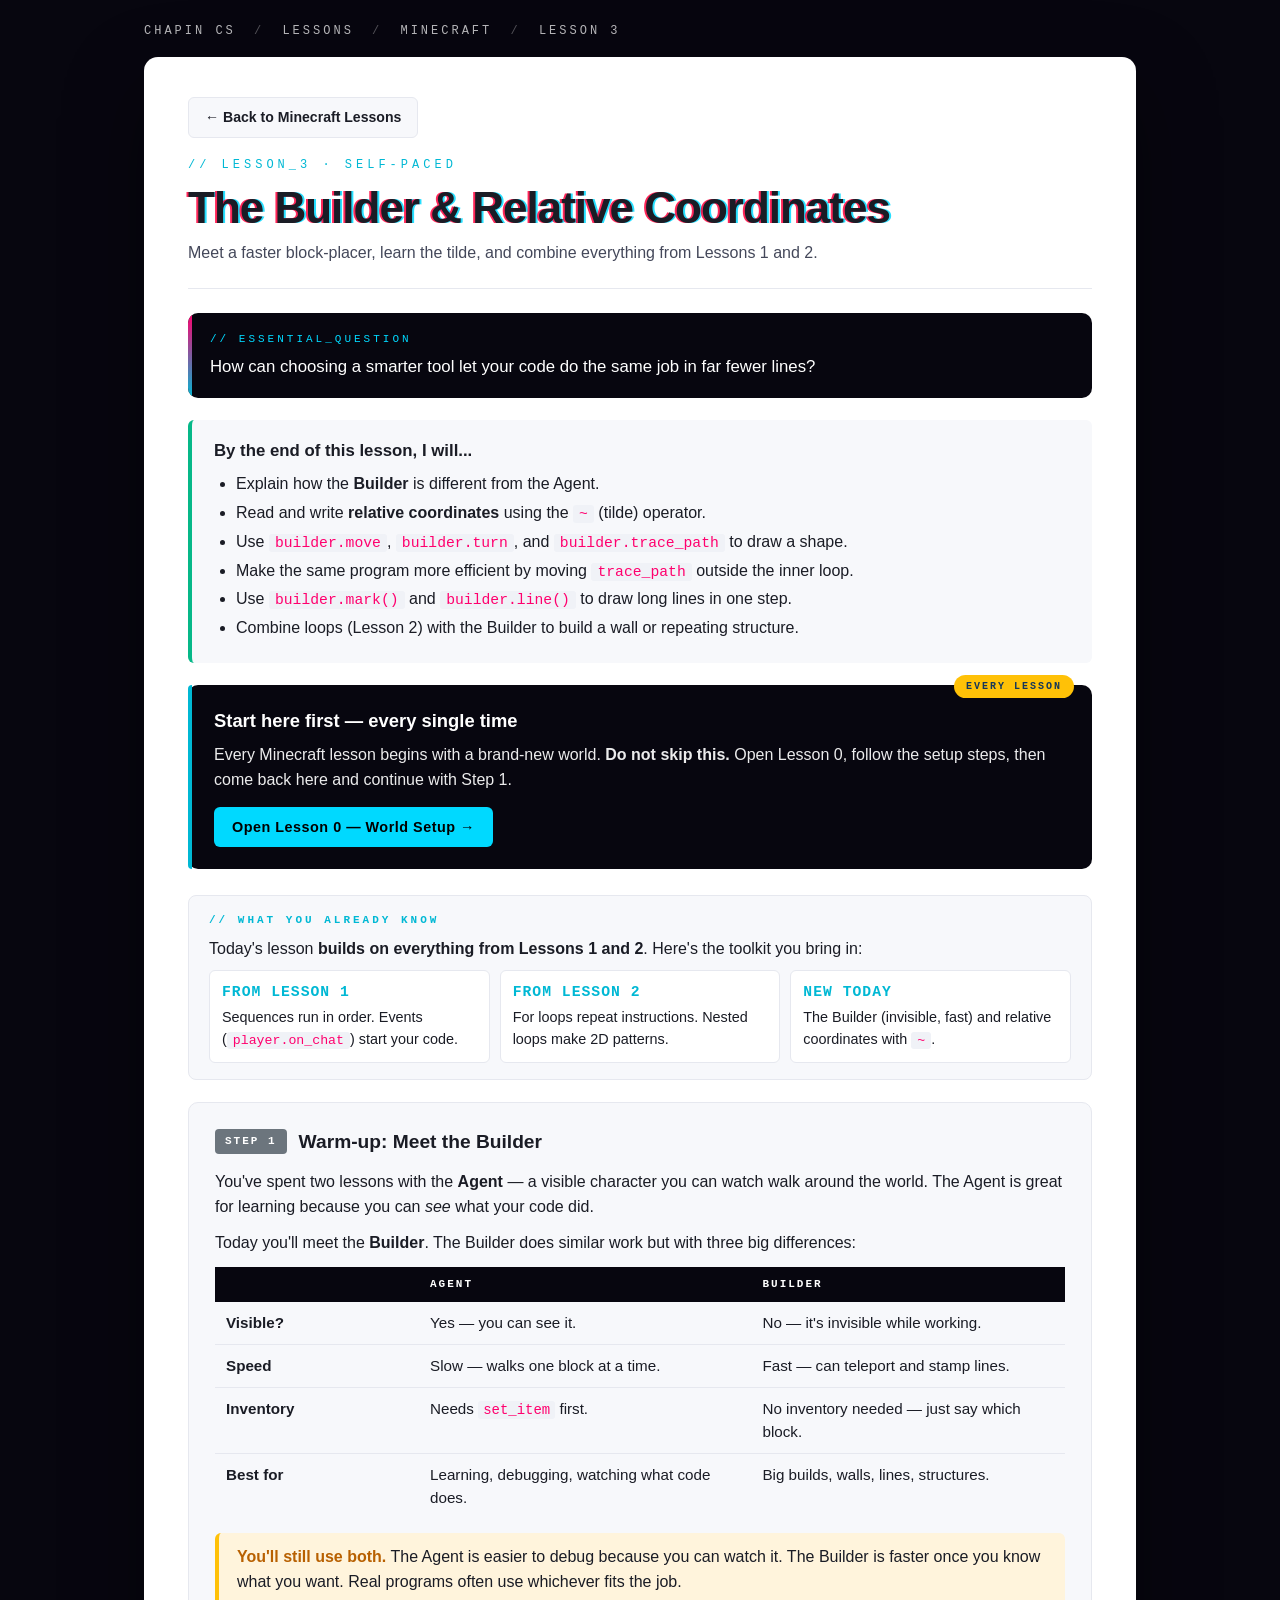
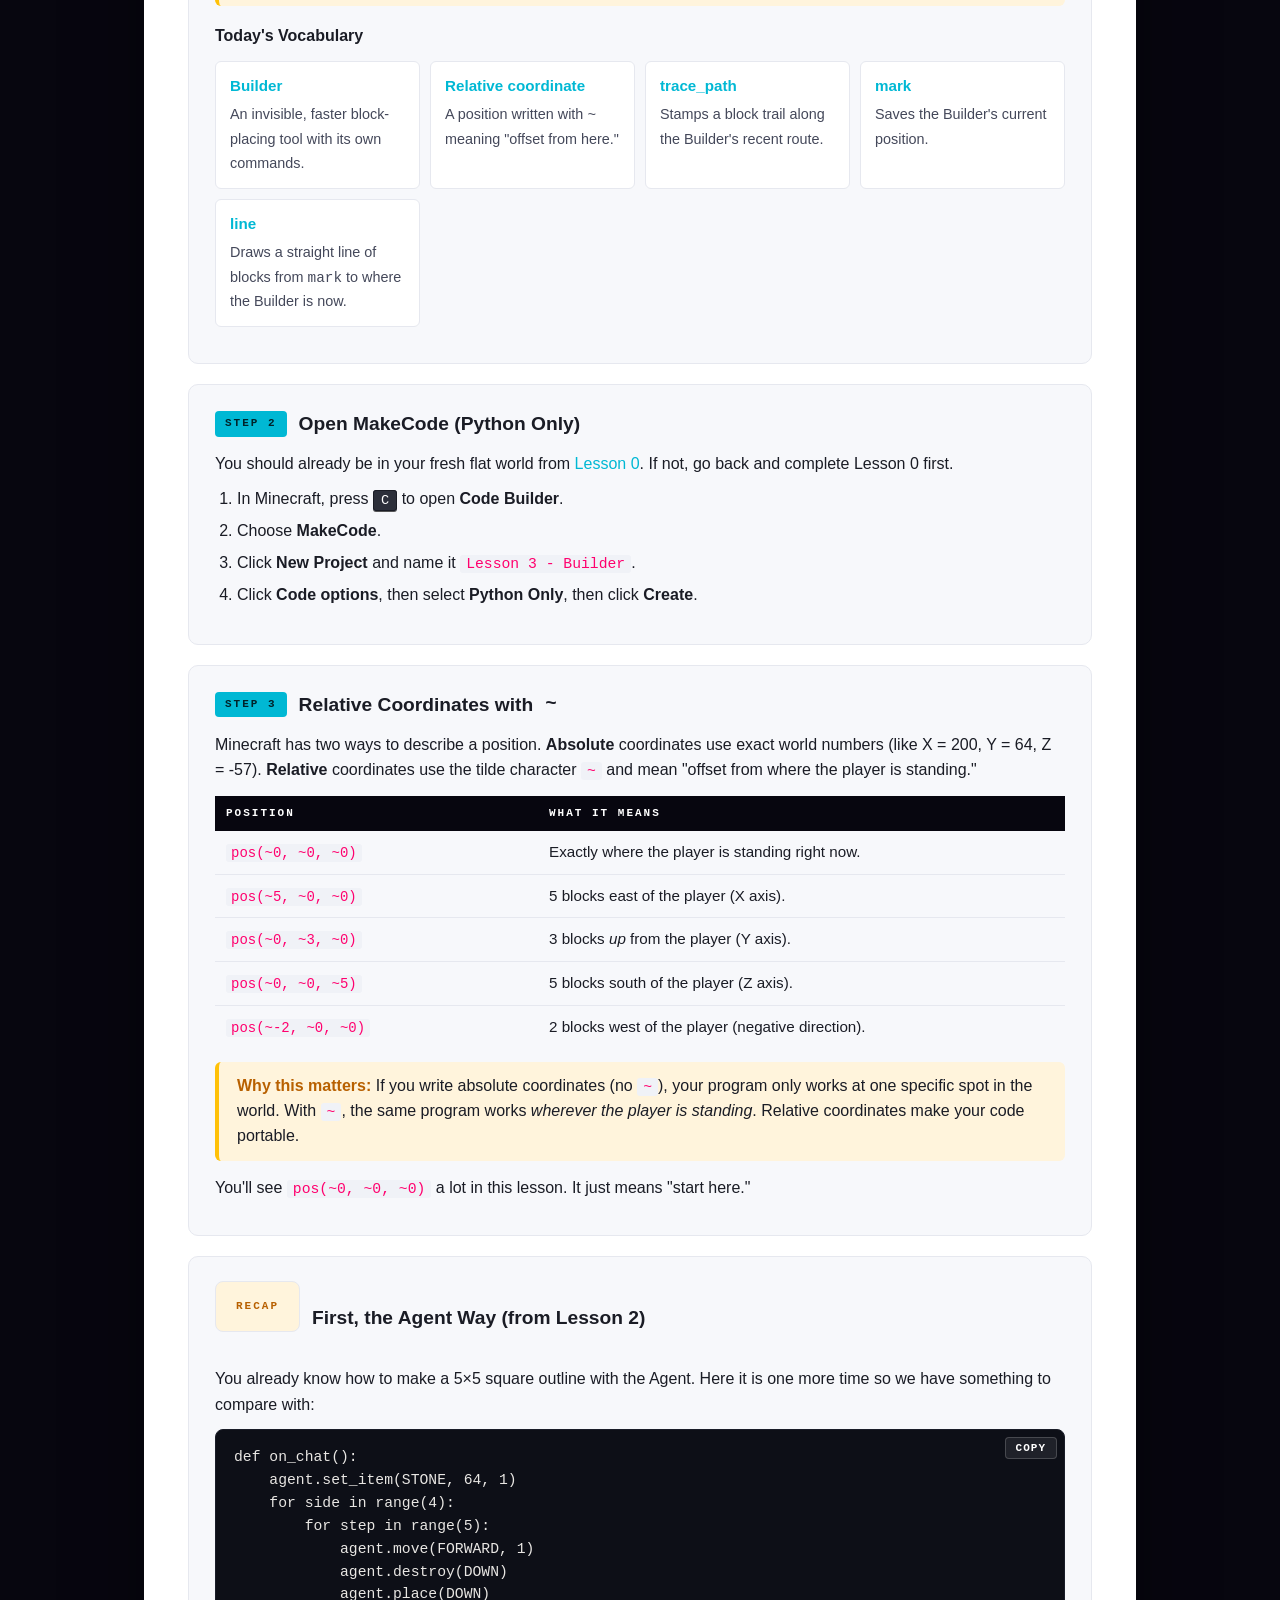
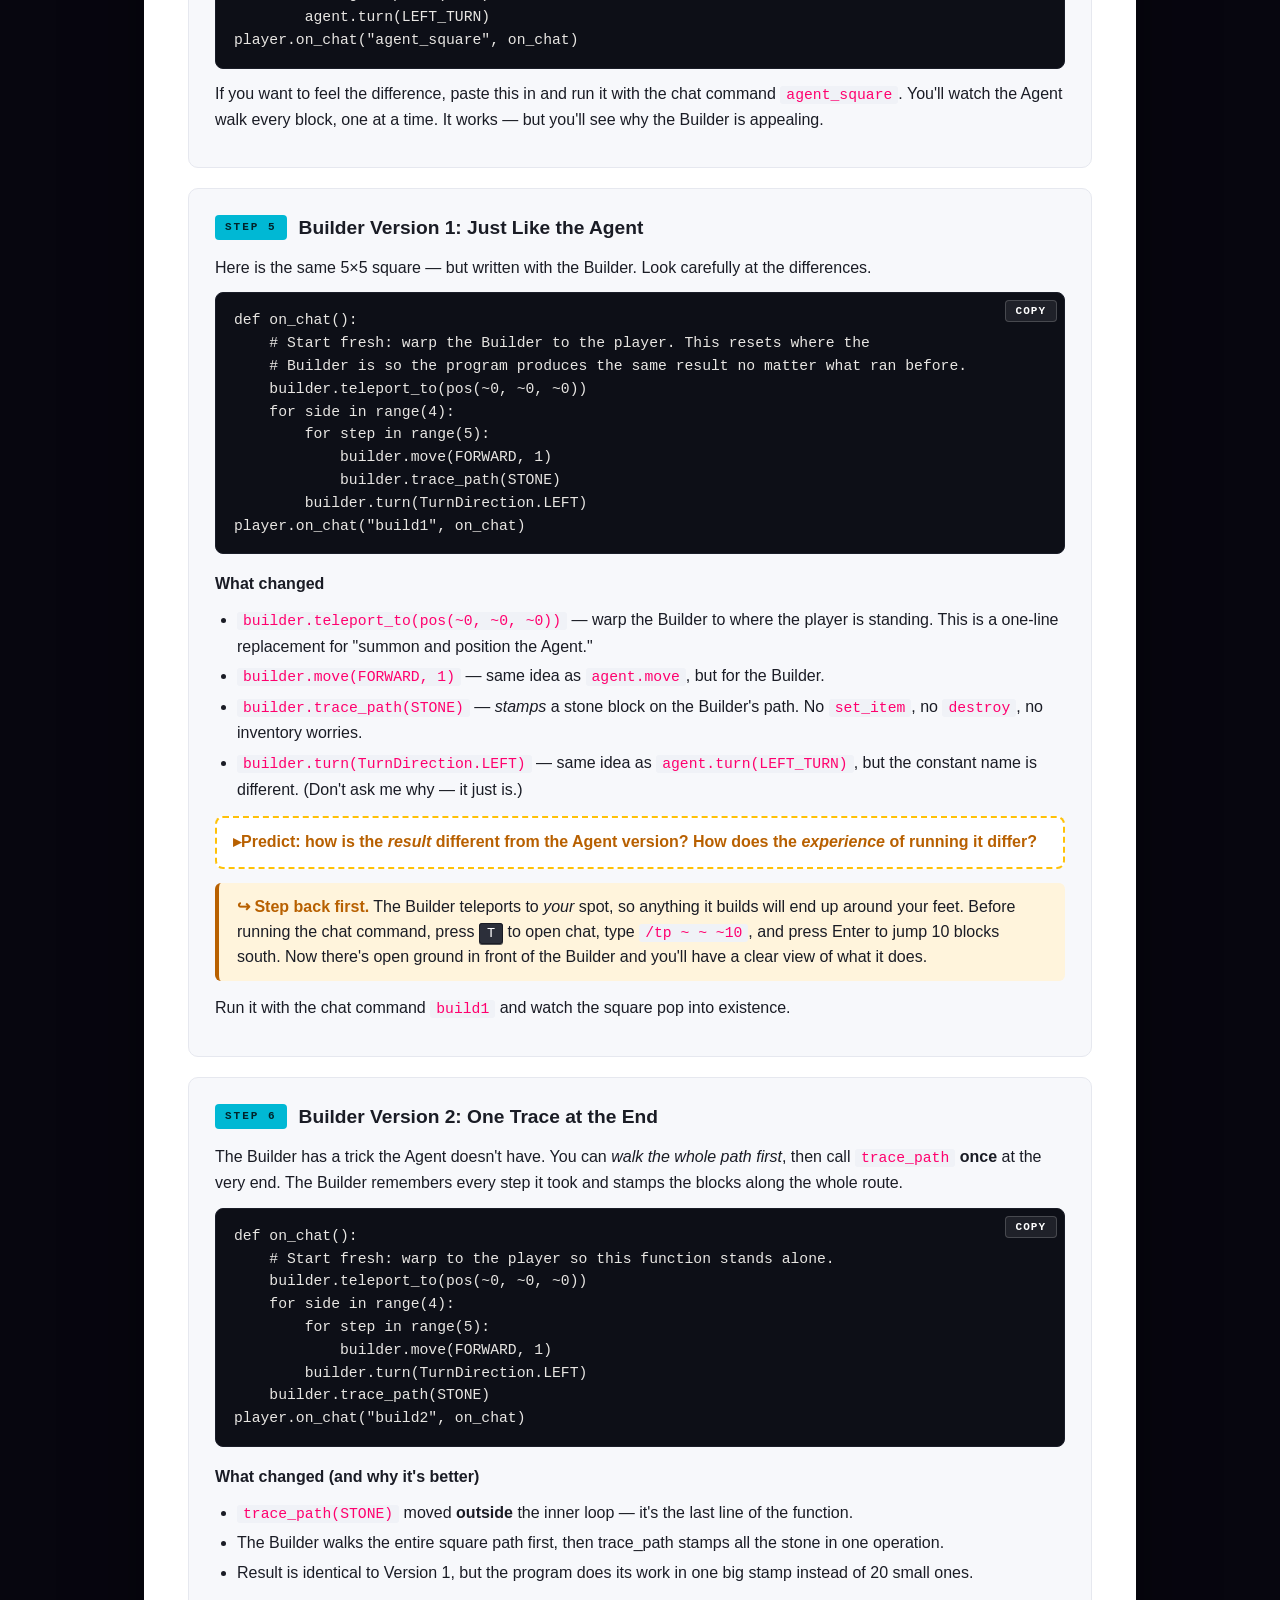
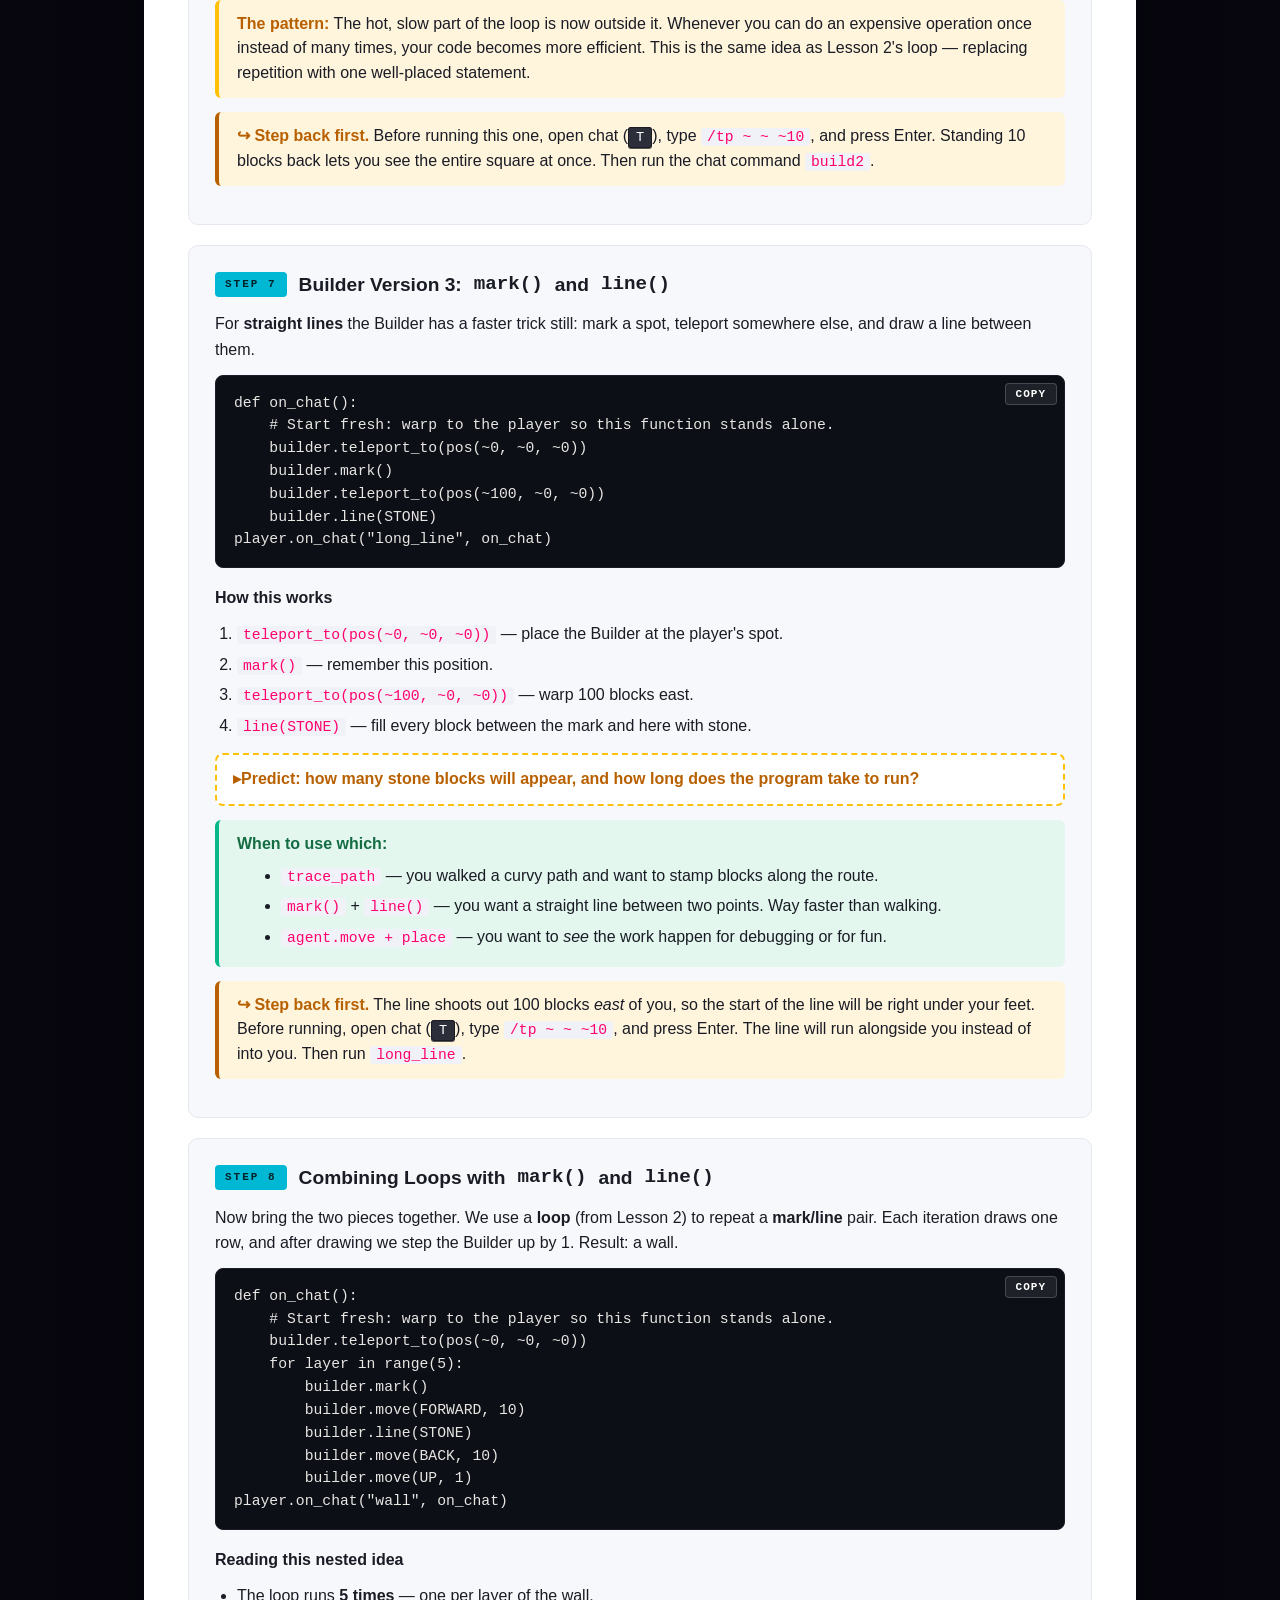
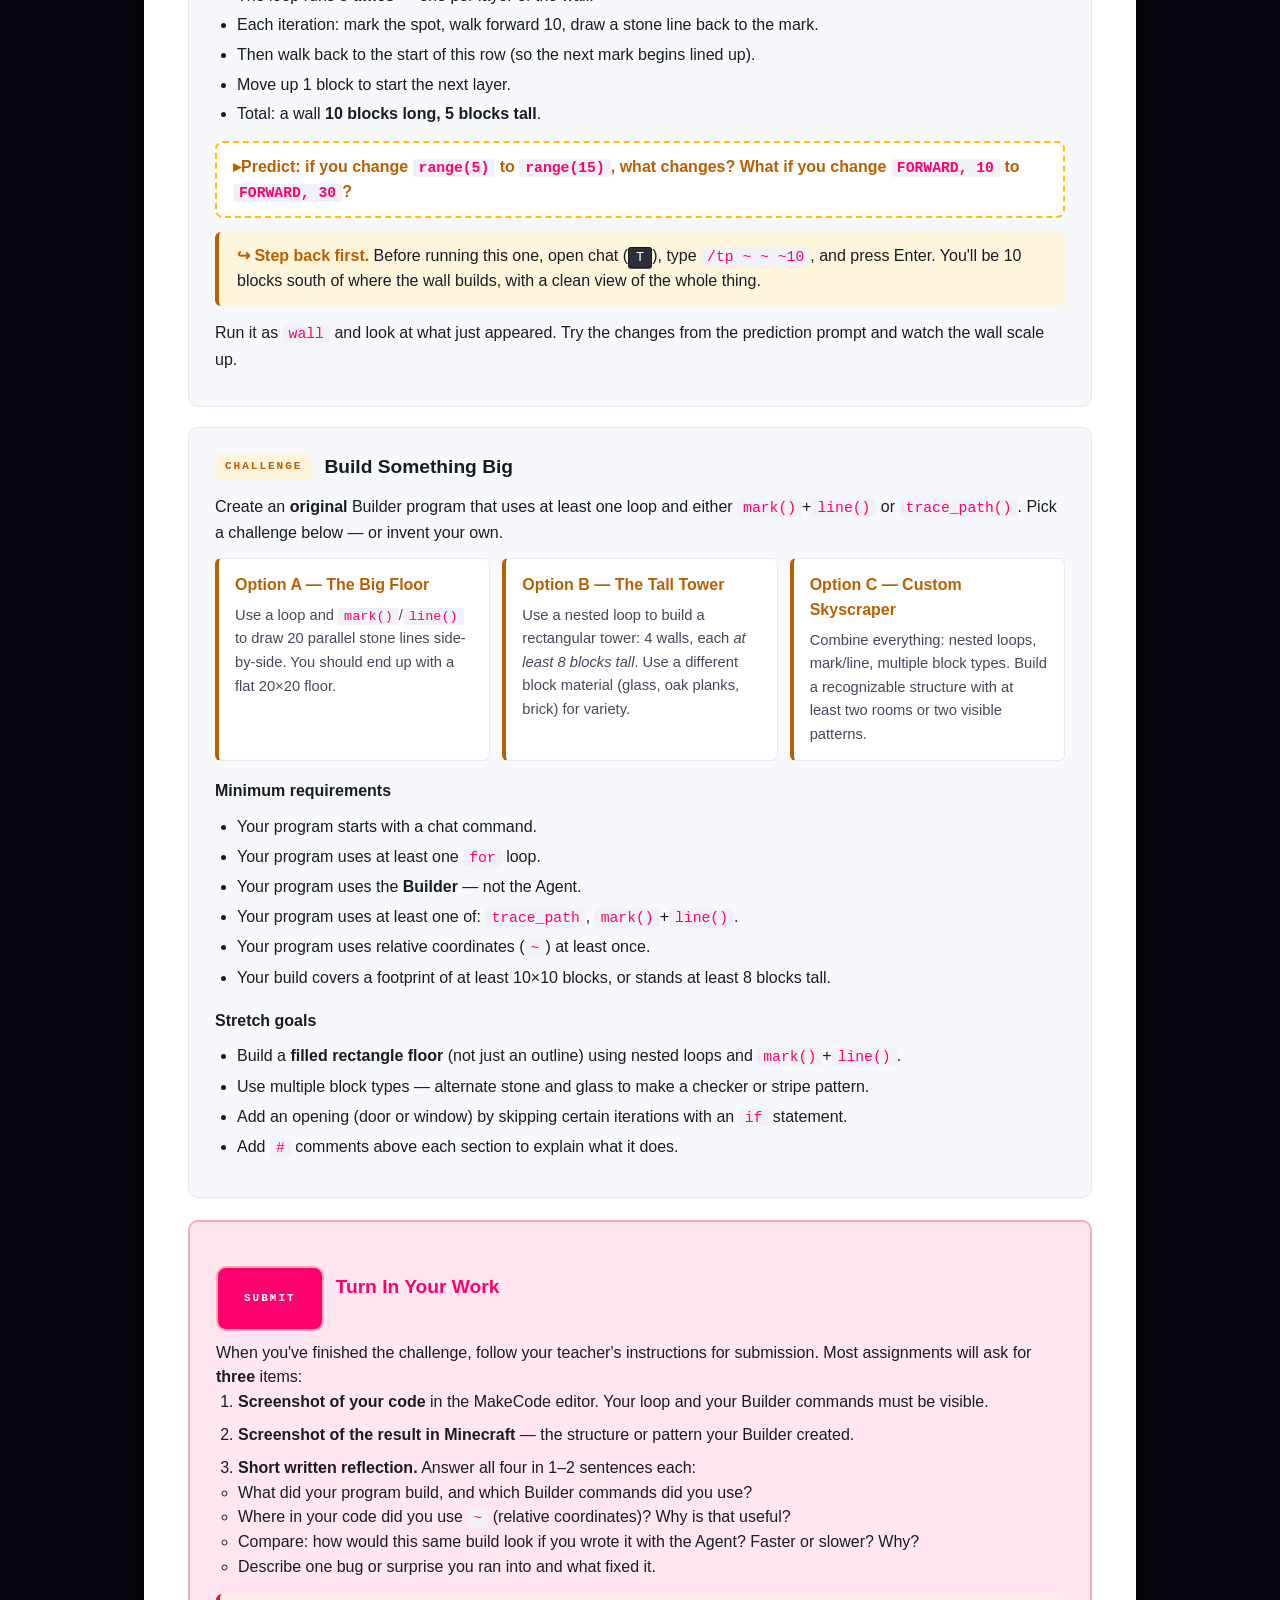
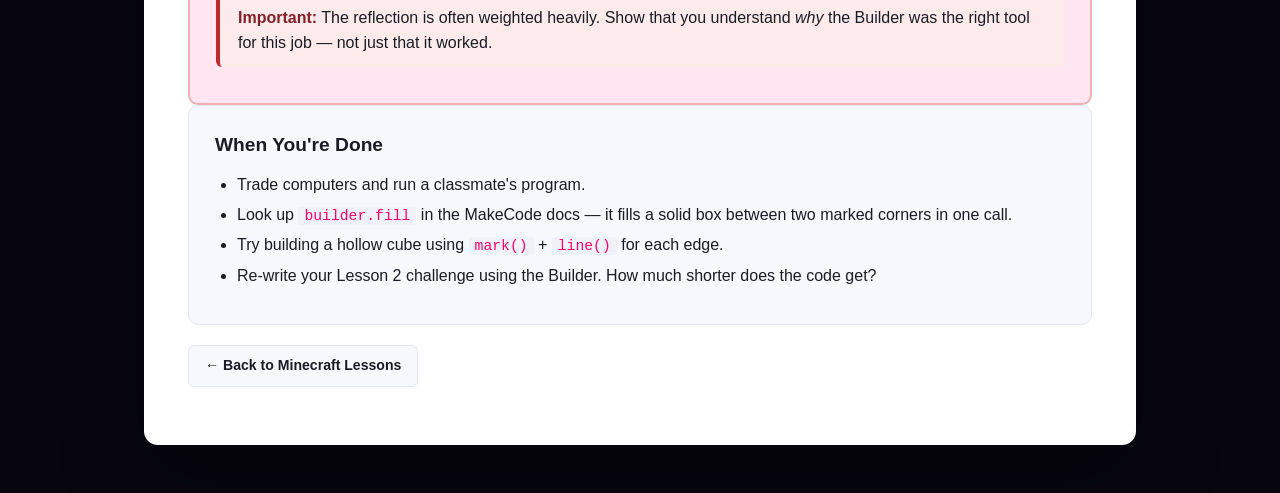
<file: lessons/minecraft/lesson3/index.html>
<!DOCTYPE html>
<html lang="en">
<head>
<meta charset="UTF-8">
<meta name="viewport" content="width=device-width, initial-scale=1.0">
<title>Lesson 3 — The Builder &amp; Relative Coords · Minecraft · Chapin CS</title>
<link rel="stylesheet" href="../../lesson.css">
</head>
<body>

<div class="crumb mono">
  <a href="../../../">Chapin CS</a>
  <span class="sep">/</span>
  <a href="../../">Lessons</a>
  <span class="sep">/</span>
  <a href="../">Minecraft</a>
  <span class="sep">/</span>
  <span>Lesson 3</span>
</div>

<div class="page">
  <div class="card">

    <a href="../" class="back">← Back to Minecraft Lessons</a>

    <div class="lesson-head">
      <div class="eyebrow">// LESSON_3 · SELF-PACED</div>
      <h1 class="chrom">The Builder &amp; Relative Coordinates</h1>
      <p class="subtitle">Meet a faster block-placer, learn the tilde, and combine everything from Lessons 1 and 2.</p>
    </div>

    <div class="eq">
      <div class="label">// ESSENTIAL_QUESTION</div>
      <p>How can choosing a smarter tool let your code do the same job in far fewer lines?</p>
    </div>

    <div class="goals">
      <h2>By the end of this lesson, I will...</h2>
      <ul>
        <li>Explain how the <strong>Builder</strong> is different from the Agent.</li>
        <li>Read and write <strong>relative coordinates</strong> using the <code class="inline">~</code> (tilde) operator.</li>
        <li>Use <code class="inline">builder.move</code>, <code class="inline">builder.turn</code>, and <code class="inline">builder.trace_path</code> to draw a shape.</li>
        <li>Make the same program more efficient by moving <code class="inline">trace_path</code> outside the inner loop.</li>
        <li>Use <code class="inline">builder.mark()</code> and <code class="inline">builder.line()</code> to draw long lines in one step.</li>
        <li>Combine loops (Lesson 2) with the Builder to build a wall or repeating structure.</li>
      </ul>
    </div>

    <div class="setup-banner">
      <span class="badge">Every Lesson</span>
      <h3>Start here first — every single time</h3>
      <p>Every Minecraft lesson begins with a brand-new world. <strong>Do not skip this.</strong> Open Lesson 0, follow the setup steps, then come back here and continue with Step 1.</p>
      <a href="../lesson0/" class="cta">Open Lesson 0 — World Setup →</a>
    </div>

    <div class="recap">
      <h3>// WHAT YOU ALREADY KNOW</h3>
      <p style="margin: 0;">Today's lesson <strong>builds on everything from Lessons 1 and 2</strong>. Here's the toolkit you bring in:</p>
      <div class="grid">
        <div class="item"><strong>From Lesson 1</strong>Sequences run in order. Events (<code class="inline">player.on_chat</code>) start your code.</div>
        <div class="item"><strong>From Lesson 2</strong>For loops repeat instructions. Nested loops make 2D patterns.</div>
        <div class="item"><strong>New today</strong>The Builder (invisible, fast) and relative coordinates with <code class="inline">~</code>.</div>
      </div>
    </div>

    <!-- STEP 1: Meet the Builder -->
    <div class="step">
      <h2><span class="tag warm">STEP 1</span> Warm-up: Meet the Builder</h2>
      <p>You've spent two lessons with the <strong>Agent</strong> — a visible character you can watch walk around the world. The Agent is great for learning because you can <em>see</em> what your code did.</p>
      <p>Today you'll meet the <strong>Builder</strong>. The Builder does similar work but with three big differences:</p>

      <table class="coord">
        <thead>
          <tr><th style="width: 24%;"></th><th>Agent</th><th>Builder</th></tr>
        </thead>
        <tbody>
          <tr><td><strong>Visible?</strong></td><td>Yes — you can see it.</td><td>No — it's invisible while working.</td></tr>
          <tr><td><strong>Speed</strong></td><td>Slow — walks one block at a time.</td><td>Fast — can teleport and stamp lines.</td></tr>
          <tr><td><strong>Inventory</strong></td><td>Needs <code>set_item</code> first.</td><td>No inventory needed — just say which block.</td></tr>
          <tr><td><strong>Best for</strong></td><td>Learning, debugging, watching what code does.</td><td>Big builds, walls, lines, structures.</td></tr>
        </tbody>
      </table>

      <div class="callout key">
        <strong>You'll still use both.</strong> The Agent is easier to debug because you can watch it. The Builder is faster once you know what you want. Real programs often use whichever fits the job.
      </div>

      <h3>Today's Vocabulary</h3>
      <div class="vocab">
        <div class="item"><strong>Builder</strong><span>An invisible, faster block-placing tool with its own commands.</span></div>
        <div class="item"><strong>Relative coordinate</strong><span>A position written with <code>~</code> meaning "offset from here."</span></div>
        <div class="item"><strong>trace_path</strong><span>Stamps a block trail along the Builder's recent route.</span></div>
        <div class="item"><strong>mark</strong><span>Saves the Builder's current position.</span></div>
        <div class="item"><strong>line</strong><span>Draws a straight line of blocks from <code>mark</code> to where the Builder is now.</span></div>
      </div>
    </div>

    <!-- STEP 2: Open MakeCode -->
    <div class="step">
      <h2><span class="tag">STEP 2</span> Open MakeCode (Python Only)</h2>
      <p>You should already be in your fresh flat world from <a href="../lesson0/">Lesson 0</a>. If not, go back and complete Lesson 0 first.</p>
      <ol>
        <li>In Minecraft, press <kbd>C</kbd> to open <strong>Code Builder</strong>.</li>
        <li>Choose <strong>MakeCode</strong>.</li>
        <li>Click <strong>New Project</strong> and name it <code class="inline">Lesson 3 - Builder</code>.</li>
        <li>Click <strong>Code options</strong>, then select <strong>Python Only</strong>, then click <strong>Create</strong>.</li>
      </ol>
    </div>

    <!-- STEP 3: Relative coordinates -->
    <div class="step">
      <h2><span class="tag">STEP 3</span> Relative Coordinates with <code>~</code></h2>
      <p>Minecraft has two ways to describe a position. <strong>Absolute</strong> coordinates use exact world numbers (like X = 200, Y = 64, Z = -57). <strong>Relative</strong> coordinates use the tilde character <code class="inline">~</code> and mean "offset from where the player is standing."</p>

      <table class="coord">
        <thead>
          <tr><th style="width: 38%;">Position</th><th>What it means</th></tr>
        </thead>
        <tbody>
          <tr><td><code>pos(~0, ~0, ~0)</code></td><td>Exactly where the player is standing right now.</td></tr>
          <tr><td><code>pos(~5, ~0, ~0)</code></td><td>5 blocks east of the player (X axis).</td></tr>
          <tr><td><code>pos(~0, ~3, ~0)</code></td><td>3 blocks <em>up</em> from the player (Y axis).</td></tr>
          <tr><td><code>pos(~0, ~0, ~5)</code></td><td>5 blocks south of the player (Z axis).</td></tr>
          <tr><td><code>pos(~-2, ~0, ~0)</code></td><td>2 blocks west of the player (negative direction).</td></tr>
        </tbody>
      </table>

      <div class="callout key">
        <strong>Why this matters:</strong> If you write absolute coordinates (no <code class="inline">~</code>), your program only works at one specific spot in the world. With <code class="inline">~</code>, the same program works <em>wherever the player is standing</em>. Relative coordinates make your code portable.
      </div>

      <p>You'll see <code class="inline">pos(~0, ~0, ~0)</code> a lot in this lesson. It just means "start here."</p>
    </div>

    <!-- STEP 4: Recap — Agent way -->
    <div class="step">
      <h2><span class="tag recap">RECAP</span> First, the Agent Way (from Lesson 2)</h2>
      <p>You already know how to make a 5×5 square outline with the Agent. Here it is one more time so we have something to compare with:</p>

      <div class="code-wrap">
        <button class="copy-btn" data-target="agentSquare">Copy</button>
<pre class="code-block" id="agentSquare">def on_chat():
    agent.set_item(STONE, 64, 1)
    for side in range(4):
        for step in range(5):
            agent.move(FORWARD, 1)
            agent.destroy(DOWN)
            agent.place(DOWN)
        agent.turn(LEFT_TURN)
player.on_chat("agent_square", on_chat)</pre>
      </div>

      <p>If you want to feel the difference, paste this in and run it with the chat command <code class="inline">agent_square</code>. You'll watch the Agent walk every block, one at a time. It works — but you'll see why the Builder is appealing.</p>
    </div>

    <!-- STEP 5: Builder v1 -->
    <div class="step">
      <h2><span class="tag">STEP 5</span> Builder Version 1: Just Like the Agent</h2>
      <p>Here is the same 5×5 square — but written with the Builder. Look carefully at the differences.</p>

      <div class="code-wrap">
        <button class="copy-btn" data-target="builderV1">Copy</button>
<pre class="code-block" id="builderV1">def on_chat():
    # Start fresh: warp the Builder to the player. This resets where the
    # Builder is so the program produces the same result no matter what ran before.
    builder.teleport_to(pos(~0, ~0, ~0))
    for side in range(4):
        for step in range(5):
            builder.move(FORWARD, 1)
            builder.trace_path(STONE)
        builder.turn(TurnDirection.LEFT)
player.on_chat("build1", on_chat)</pre>
      </div>

      <h3>What changed</h3>
      <ul class="tight">
        <li><code class="inline">builder.teleport_to(pos(~0, ~0, ~0))</code> — warp the Builder to where the player is standing. This is a one-line replacement for "summon and position the Agent."</li>
        <li><code class="inline">builder.move(FORWARD, 1)</code> — same idea as <code class="inline">agent.move</code>, but for the Builder.</li>
        <li><code class="inline">builder.trace_path(STONE)</code> — <em>stamps</em> a stone block on the Builder's path. No <code class="inline">set_item</code>, no <code class="inline">destroy</code>, no inventory worries.</li>
        <li><code class="inline">builder.turn(TurnDirection.LEFT)</code> — same idea as <code class="inline">agent.turn(LEFT_TURN)</code>, but the constant name is different. (Don't ask me why — it just is.)</li>
      </ul>

      <details class="predict">
        <summary>Predict: how is the <em>result</em> different from the Agent version? How does the <em>experience</em> of running it differ?</summary>
        <div class="answer">
          <p>The <strong>result</strong> is the same: a 5×5 stone outline. The <strong>experience</strong> is very different — you won't see anything walking around the world. The square just appears. The Builder is invisible.</p>
        </div>
      </details>

      <div class="callout step-back">
        <strong>↪ Step back first.</strong> The Builder teleports to <em>your</em> spot, so anything it builds will end up around your feet. Before running the chat command, press <kbd>T</kbd> to open chat, type <code class="inline">/tp ~ ~ ~10</code>, and press Enter to jump 10 blocks south. Now there's open ground in front of the Builder and you'll have a clear view of what it does.
      </div>

      <p>Run it with the chat command <code class="inline">build1</code> and watch the square pop into existence.</p>
    </div>

    <!-- STEP 6: Builder v2 -->
    <div class="step">
      <h2><span class="tag">STEP 6</span> Builder Version 2: One Trace at the End</h2>
      <p>The Builder has a trick the Agent doesn't have. You can <em>walk the whole path first</em>, then call <code class="inline">trace_path</code> <strong>once</strong> at the very end. The Builder remembers every step it took and stamps the blocks along the whole route.</p>

      <div class="code-wrap">
        <button class="copy-btn" data-target="builderV2">Copy</button>
<pre class="code-block" id="builderV2">def on_chat():
    # Start fresh: warp to the player so this function stands alone.
    builder.teleport_to(pos(~0, ~0, ~0))
    for side in range(4):
        for step in range(5):
            builder.move(FORWARD, 1)
        builder.turn(TurnDirection.LEFT)
    builder.trace_path(STONE)
player.on_chat("build2", on_chat)</pre>
      </div>

      <h3>What changed (and why it's better)</h3>
      <ul class="tight">
        <li><code class="inline">trace_path(STONE)</code> moved <strong>outside</strong> the inner loop — it's the last line of the function.</li>
        <li>The Builder walks the entire square path first, then trace_path stamps all the stone in one operation.</li>
        <li>Result is identical to Version 1, but the program does its work in one big stamp instead of 20 small ones.</li>
      </ul>

      <div class="callout key">
        <strong>The pattern:</strong> The hot, slow part of the loop is now outside it. Whenever you can do an expensive operation once instead of many times, your code becomes more efficient. This is the same idea as Lesson 2's loop — replacing repetition with one well-placed statement.
      </div>

      <div class="callout step-back">
        <strong>↪ Step back first.</strong> Before running this one, open chat (<kbd>T</kbd>), type <code class="inline">/tp ~ ~ ~10</code>, and press Enter. Standing 10 blocks back lets you see the entire square at once. Then run the chat command <code class="inline">build2</code>.
      </div>
    </div>

    <!-- STEP 7: mark + line -->
    <div class="step">
      <h2><span class="tag">STEP 7</span> Builder Version 3: <code>mark()</code> and <code>line()</code></h2>
      <p>For <strong>straight lines</strong> the Builder has a faster trick still: mark a spot, teleport somewhere else, and draw a line between them.</p>

      <div class="code-wrap">
        <button class="copy-btn" data-target="builderLine">Copy</button>
<pre class="code-block" id="builderLine">def on_chat():
    # Start fresh: warp to the player so this function stands alone.
    builder.teleport_to(pos(~0, ~0, ~0))
    builder.mark()
    builder.teleport_to(pos(~100, ~0, ~0))
    builder.line(STONE)
player.on_chat("long_line", on_chat)</pre>
      </div>

      <h3>How this works</h3>
      <ol class="tight">
        <li><code class="inline">teleport_to(pos(~0, ~0, ~0))</code> — place the Builder at the player's spot.</li>
        <li><code class="inline">mark()</code> — remember this position.</li>
        <li><code class="inline">teleport_to(pos(~100, ~0, ~0))</code> — warp 100 blocks east.</li>
        <li><code class="inline">line(STONE)</code> — fill every block between the mark and here with stone.</li>
      </ol>

      <details class="predict">
        <summary>Predict: how many stone blocks will appear, and how long does the program take to run?</summary>
        <div class="answer">
          <p>Roughly <strong>100 stone blocks</strong> stretching east from where you stand — and the whole thing happens almost instantly. You did the work of a 100-iteration loop in 4 lines of code.</p>
        </div>
      </details>

      <div class="callout tip">
        <strong>When to use which:</strong>
        <ul class="tight" style="margin: 6px 0 0 22px;">
          <li><code class="inline">trace_path</code> — you walked a curvy path and want to stamp blocks along the route.</li>
          <li><code class="inline">mark()</code> + <code class="inline">line()</code> — you want a straight line between two points. Way faster than walking.</li>
          <li><code class="inline">agent.move + place</code> — you want to <em>see</em> the work happen for debugging or for fun.</li>
        </ul>
      </div>

      <div class="callout step-back">
        <strong>↪ Step back first.</strong> The line shoots out 100 blocks <em>east</em> of you, so the start of the line will be right under your feet. Before running, open chat (<kbd>T</kbd>), type <code class="inline">/tp ~ ~ ~10</code>, and press Enter. The line will run alongside you instead of into you. Then run <code class="inline">long_line</code>.
      </div>
    </div>

    <!-- STEP 8: Loops + mark/line -->
    <div class="step">
      <h2><span class="tag">STEP 8</span> Combining Loops with <code>mark()</code> and <code>line()</code></h2>
      <p>Now bring the two pieces together. We use a <strong>loop</strong> (from Lesson 2) to repeat a <strong>mark/line</strong> pair. Each iteration draws one row, and after drawing we step the Builder up by 1. Result: a wall.</p>

      <div class="code-wrap">
        <button class="copy-btn" data-target="builderWall">Copy</button>
<pre class="code-block" id="builderWall">def on_chat():
    # Start fresh: warp to the player so this function stands alone.
    builder.teleport_to(pos(~0, ~0, ~0))
    for layer in range(5):
        builder.mark()
        builder.move(FORWARD, 10)
        builder.line(STONE)
        builder.move(BACK, 10)
        builder.move(UP, 1)
player.on_chat("wall", on_chat)</pre>
      </div>

      <h3>Reading this nested idea</h3>
      <ul class="tight">
        <li>The loop runs <strong>5 times</strong> — one per layer of the wall.</li>
        <li>Each iteration: mark the spot, walk forward 10, draw a stone line back to the mark.</li>
        <li>Then walk back to the start of this row (so the next mark begins lined up).</li>
        <li>Move up 1 block to start the next layer.</li>
        <li>Total: a wall <strong>10 blocks long, 5 blocks tall</strong>.</li>
      </ul>

      <details class="predict">
        <summary>Predict: if you change <code>range(5)</code> to <code>range(15)</code>, what changes? What if you change <code>FORWARD, 10</code> to <code>FORWARD, 30</code>?</summary>
        <div class="answer">
          <p><code class="inline">range(15)</code> → the wall becomes <strong>15 blocks tall</strong> instead of 5. Same length, more height.</p>
          <p><code class="inline">FORWARD, 30</code> (and <code class="inline">BACK, 30</code>) → the wall becomes <strong>30 blocks long</strong>. Same height, much longer.</p>
        </div>
      </details>

      <div class="callout step-back">
        <strong>↪ Step back first.</strong> Before running this one, open chat (<kbd>T</kbd>), type <code class="inline">/tp ~ ~ ~10</code>, and press Enter. You'll be 10 blocks south of where the wall builds, with a clean view of the whole thing.
      </div>

      <p>Run it as <code class="inline">wall</code> and look at what just appeared. Try the changes from the prediction prompt and watch the wall scale up.</p>
    </div>

    <!-- CHALLENGE -->
    <div class="step">
      <h2><span class="tag challenge">CHALLENGE</span> Build Something Big</h2>
      <p>Create an <strong>original</strong> Builder program that uses at least one loop and either <code class="inline">mark()</code>+<code class="inline">line()</code> or <code class="inline">trace_path()</code>. Pick a challenge below — or invent your own.</p>

      <div class="options">
        <div class="opt">
          <h4>Option A — The Big Floor</h4>
          <p>Use a loop and <code class="inline">mark()</code>/<code class="inline">line()</code> to draw 20 parallel stone lines side-by-side. You should end up with a flat 20×20 floor.</p>
        </div>
        <div class="opt">
          <h4>Option B — The Tall Tower</h4>
          <p>Use a nested loop to build a rectangular tower: 4 walls, each <em>at least 8 blocks tall</em>. Use a different block material (glass, oak planks, brick) for variety.</p>
        </div>
        <div class="opt">
          <h4>Option C — Custom Skyscraper</h4>
          <p>Combine everything: nested loops, mark/line, multiple block types. Build a recognizable structure with at least two rooms or two visible patterns.</p>
        </div>
      </div>

      <h3>Minimum requirements</h3>
      <ul class="tight">
        <li>Your program starts with a chat command.</li>
        <li>Your program uses at least one <code class="inline">for</code> loop.</li>
        <li>Your program uses the <strong>Builder</strong> — not the Agent.</li>
        <li>Your program uses at least one of: <code class="inline">trace_path</code>, <code class="inline">mark()</code>+<code class="inline">line()</code>.</li>
        <li>Your program uses relative coordinates (<code class="inline">~</code>) at least once.</li>
        <li>Your build covers a footprint of at least 10×10 blocks, or stands at least 8 blocks tall.</li>
      </ul>

      <h3>Stretch goals</h3>
      <ul class="tight">
        <li>Build a <strong>filled rectangle floor</strong> (not just an outline) using nested loops and <code class="inline">mark()</code>+<code class="inline">line()</code>.</li>
        <li>Use multiple block types — alternate stone and glass to make a checker or stripe pattern.</li>
        <li>Add an opening (door or window) by skipping certain iterations with an <code class="inline">if</code> statement.</li>
        <li>Add <code class="inline">#</code> comments above each section to explain what it does.</li>
      </ul>
    </div>

    <!-- SUBMIT -->
    <div class="submit">
      <h2><span class="tag submit">SUBMIT</span> Turn In Your Work</h2>
      <p>When you've finished the challenge, follow your teacher's instructions for submission. Most assignments will ask for <strong>three</strong> items:</p>
      <ol>
        <li><strong>Screenshot of your code</strong> in the MakeCode editor. Your loop and your Builder commands must be visible.</li>
        <li><strong>Screenshot of the result in Minecraft</strong> — the structure or pattern your Builder created.</li>
        <li><strong>Short written reflection.</strong> Answer all four in 1–2 sentences each:
          <ul>
            <li>What did your program build, and which Builder commands did you use?</li>
            <li>Where in your code did you use <code class="inline">~</code> (relative coordinates)? Why is that useful?</li>
            <li>Compare: how would this same build look if you wrote it with the Agent? Faster or slower? Why?</li>
            <li>Describe one bug or surprise you ran into and what fixed it.</li>
          </ul>
        </li>
      </ol>

      <div class="callout warn">
        <strong>Important:</strong> The reflection is often weighted heavily. Show that you understand <em>why</em> the Builder was the right tool for this job — not just that it worked.
      </div>
    </div>

    <!-- DONE -->
    <div class="step">
      <h2>When You're Done</h2>
      <ul class="tight">
        <li>Trade computers and run a classmate's program.</li>
        <li>Look up <code class="inline">builder.fill</code> in the MakeCode docs — it fills a solid box between two marked corners in one call.</li>
        <li>Try building a hollow cube using <code class="inline">mark()</code> + <code class="inline">line()</code> for each edge.</li>
        <li>Re-write your Lesson 2 challenge using the Builder. How much shorter does the code get?</li>
      </ul>
    </div>

    <a href="../" class="back">← Back to Minecraft Lessons</a>
  </div>
</div>

<script src="../../lesson.js"></script>
</body>
</html>
</file>
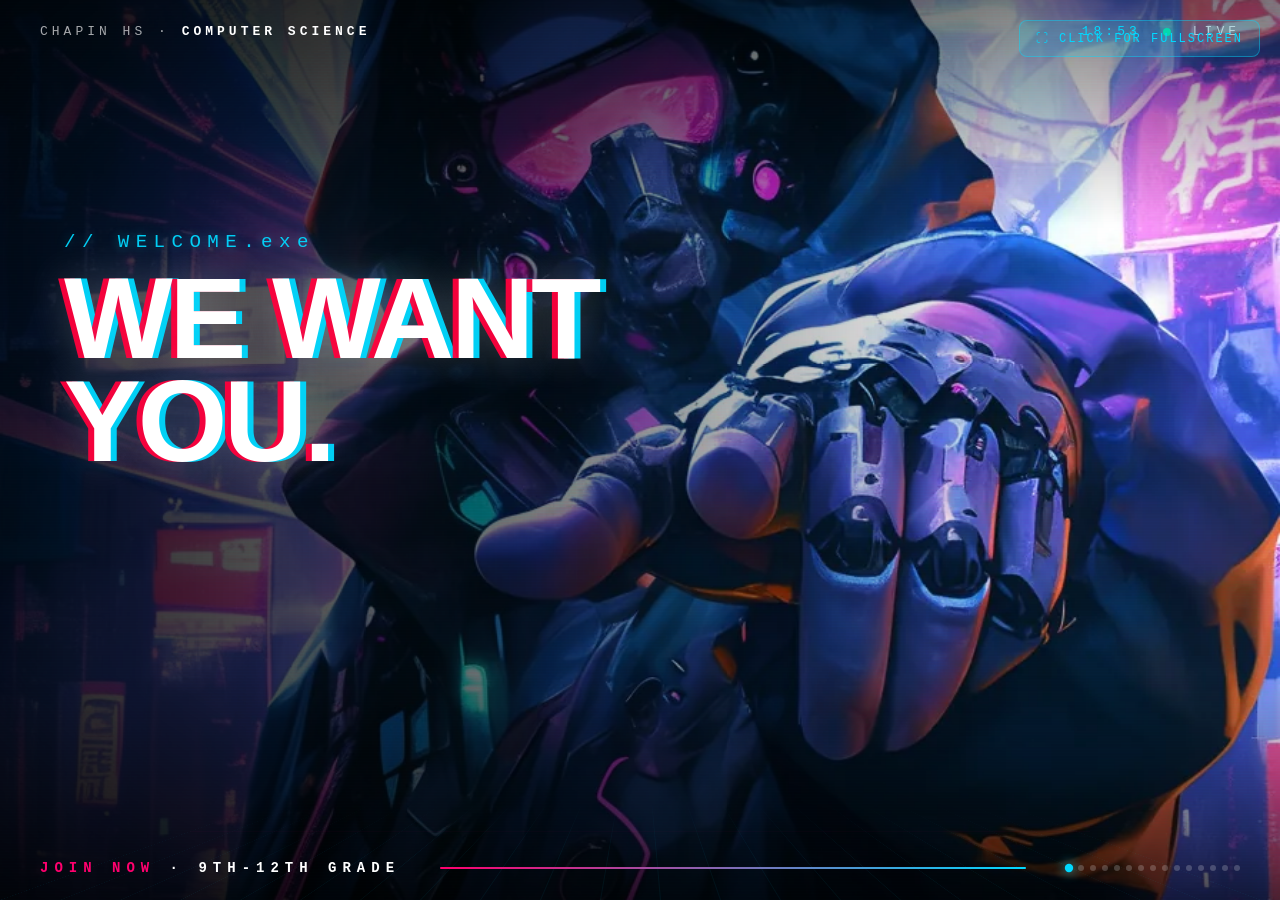
<file: display.html>
<!DOCTYPE html>
<html lang="en">
<head>
<meta charset="UTF-8">
<meta name="viewport" content="width=device-width, initial-scale=1.0">
<title>Chapin HS · Computer Science · Display</title>
<style>
  * { box-sizing: border-box; margin: 0; padding: 0; }
  html, body {
    width: 100%;
    height: 100%;
    overflow: hidden;
    background: #000;
    color: #fff;
    font-family: 'Inter', -apple-system, BlinkMacSystemFont, 'Segoe UI', sans-serif;
    cursor: none;
  }

  /* ─── stage ───────────────────────────────── */
  .stage {
    position: fixed;
    inset: 0;
    overflow: hidden;
  }

  /* Background image layer — crossfades between slides */
  .bg {
    position: absolute;
    inset: 0;
    background-size: cover;
    background-position: center;
    opacity: 0;
    transform: scale(1.04);
    transition: opacity 1.2s ease, transform 14s linear;
    will-change: opacity, transform;
  }
  .bg.active {
    opacity: 1;
    transform: scale(1.0);
  }

  /* Vignette + left-side darkening so text reads on top of any image */
  .stage::after {
    content: '';
    position: absolute;
    inset: 0;
    background:
      linear-gradient(to right, rgba(0,0,0,0.85) 0%, rgba(0,0,0,0.55) 40%, rgba(0,0,0,0.0) 80%),
      linear-gradient(to bottom, rgba(0,0,0,0.5) 0%, rgba(0,0,0,0) 25%, rgba(0,0,0,0) 75%, rgba(0,0,0,0.7) 100%);
    pointer-events: none;
    z-index: 1;
  }

  /* Subtle CRT scanlines */
  .scanlines {
    position: absolute;
    inset: 0;
    background-image: repeating-linear-gradient(
      0deg,
      rgba(0, 255, 255, 0.025) 0px,
      rgba(0, 255, 255, 0.025) 1px,
      transparent 1px,
      transparent 3px
    );
    pointer-events: none;
    z-index: 4;
    mix-blend-mode: overlay;
  }

  /* Animated grid floor */
  .grid-floor {
    position: absolute;
    bottom: 0;
    left: 0;
    right: 0;
    height: 35vh;
    background-image:
      linear-gradient(rgba(255, 0, 110, 0.15) 1px, transparent 1px),
      linear-gradient(90deg, rgba(0, 217, 255, 0.15) 1px, transparent 1px);
    background-size: 60px 60px;
    transform: perspective(400px) rotateX(60deg);
    transform-origin: bottom center;
    animation: grid-scroll 6s linear infinite;
    opacity: 0.35;
    pointer-events: none;
    z-index: 2;
    mask-image: linear-gradient(to top, #000 30%, transparent 100%);
    -webkit-mask-image: linear-gradient(to top, #000 30%, transparent 100%);
  }
  @keyframes grid-scroll {
    from { background-position: 0 0, 0 0; }
    to   { background-position: 0 60px, 0 0; }
  }

  /* ─── HUD ─────────────────────────────────── */
  .hud {
    position: absolute;
    top: 0; left: 0; right: 0;
    display: flex;
    justify-content: space-between;
    align-items: center;
    padding: 24px 40px;
    z-index: 10;
    font-family: 'Courier New', monospace;
    font-size: 13px;
    letter-spacing: 4px;
    color: rgba(255,255,255,0.65);
  }
  .hud .brand strong { color: #fff; font-weight: 900; }
  .hud .right { display: flex; gap: 22px; align-items: center; }
  .hud .right .dot {
    width: 8px;
    height: 8px;
    border-radius: 50%;
    background: #06d6a0;
    box-shadow: 0 0 12px #06d6a0;
    animation: blink 2s infinite;
  }
  @keyframes blink {
    0%, 50% { opacity: 1; }
    51%, 100% { opacity: 0.3; }
  }
  .hud .right .clock { color: #00d9ff; }

  /* ─── content ─────────────────────────────── */
  .content {
    position: absolute;
    left: 5vw;
    top: 50%;
    transform: translateY(-50%);
    max-width: 70vw;
    z-index: 5;
  }

  .eyebrow {
    font-family: 'Courier New', monospace;
    font-size: 1.5vw;
    letter-spacing: 0.5vw;
    color: #00d9ff;
    opacity: 0;
    transform: translateY(20px);
    transition: opacity 0.6s ease, transform 0.6s ease;
    margin-bottom: 1.5vh;
    text-shadow: 0 0 12px rgba(0, 217, 255, 0.5);
  }
  .eyebrow.in { opacity: 0.95; transform: translateY(0); }

  .headline {
    font-family: 'Arial Black', 'Impact', sans-serif;
    font-size: 9vw;
    font-weight: 900;
    line-height: 0.9;
    letter-spacing: -0.25vw;
    color: #fff;
    text-shadow:
      -6px 0 0 rgba(255, 0, 60, 0.95),
       6px 0 0 rgba(0, 217, 255, 0.95),
       0 0 40px rgba(255,255,255,0.3);
    opacity: 0;
    transform: translateY(30px) scale(0.98);
    transition: opacity 0.8s cubic-bezier(0.16, 1, 0.3, 1), transform 0.8s cubic-bezier(0.16, 1, 0.3, 1);
    margin-bottom: 2.5vh;
    max-width: 60vw;
  }
  .headline.medium { font-size: 6.5vw; }
  .headline.small { font-size: 5vw; }
  .headline.in {
    opacity: 1;
    transform: translateY(0) scale(1);
  }

  .sub {
    font-size: 1.8vw;
    font-weight: 500;
    color: rgba(255,255,255,0.88);
    max-width: 55vw;
    line-height: 1.4;
    opacity: 0;
    transform: translateY(20px);
    transition: opacity 0.6s ease 0.3s, transform 0.6s ease 0.3s;
    margin-bottom: 4vh;
  }
  .sub.in { opacity: 1; transform: translateY(0); }

  .terminal {
    background: rgba(0, 0, 0, 0.7);
    border: 1px solid rgba(0, 217, 255, 0.35);
    border-radius: 10px;
    padding: 2vh 2vw;
    max-width: 55vw;
    font-family: 'Courier New', 'Menlo', monospace;
    font-size: 1.5vw;
    line-height: 1.7;
    color: #e0f7ff;
    opacity: 0;
    transform: translateY(15px);
    transition: opacity 0.5s ease, transform 0.5s ease;
    box-shadow: 0 20px 60px rgba(0,0,0,0.6), 0 0 30px rgba(0, 217, 255, 0.1);
    white-space: pre;
    min-height: 8vh;
  }
  .terminal.in { opacity: 1; transform: translateY(0); }
  .terminal .cmt { color: #6b7280; font-style: italic; }
  .terminal .kw  { color: #00d9ff; }
  .terminal .fn  { color: #ff7afc; }
  .terminal .str { color: #b6ff70; }
  .terminal .num { color: #ffd166; }
  .terminal .cursor {
    display: inline-block;
    width: 0.7em;
    height: 1.1em;
    background: #00d9ff;
    vertical-align: text-bottom;
    margin-left: 2px;
    animation: cursor-blink 1s steps(2, end) infinite;
    box-shadow: 0 0 8px #00d9ff;
  }
  @keyframes cursor-blink {
    50% { opacity: 0; }
  }

  /* fade everything out on slide transition */
  .content.exiting .eyebrow,
  .content.exiting .headline,
  .content.exiting .sub,
  .content.exiting .terminal {
    opacity: 0;
    transform: translateY(-20px);
    transition: opacity 0.5s ease, transform 0.5s ease;
  }

  /* ─── footer / progress ───────────────────── */
  .footer {
    position: absolute;
    left: 0; right: 0; bottom: 0;
    padding: 24px 40px;
    z-index: 10;
    display: flex;
    justify-content: space-between;
    align-items: center;
    font-family: 'Courier New', monospace;
    font-size: 13px;
    letter-spacing: 4px;
    color: rgba(255,255,255,0.6);
  }
  .footer .cta {
    font-weight: 900;
    color: #fff;
    letter-spacing: 6px;
    font-size: 14px;
  }
  .footer .cta strong { color: #ff006e; }

  .progress {
    flex: 1;
    margin: 0 40px;
    height: 2px;
    background: rgba(255,255,255,0.1);
    border-radius: 2px;
    overflow: hidden;
    position: relative;
  }
  .progress .bar {
    position: absolute;
    inset: 0;
    background: linear-gradient(90deg, #ff006e, #00d9ff);
    transform: scaleX(0);
    transform-origin: left center;
    transition: transform linear;
    box-shadow: 0 0 12px rgba(0, 217, 255, 0.5);
    will-change: transform;
  }

  /* Slide counter dots */
  .dots {
    display: flex;
    gap: 6px;
  }
  .dots .dot {
    width: 6px;
    height: 6px;
    border-radius: 50%;
    background: rgba(255,255,255,0.2);
    transition: background 0.3s, transform 0.3s;
  }
  .dots .dot.active {
    background: #00d9ff;
    box-shadow: 0 0 8px #00d9ff;
    transform: scale(1.4);
  }

  /* Fullscreen prompt — fades away after a few seconds or on click */
  .fs-prompt {
    position: fixed;
    top: 20px;
    right: 20px;
    z-index: 100;
    background: rgba(0, 217, 255, 0.15);
    border: 1px solid rgba(0, 217, 255, 0.4);
    border-radius: 8px;
    padding: 10px 16px;
    font-family: 'Courier New', monospace;
    font-size: 12px;
    letter-spacing: 2px;
    color: #00d9ff;
    cursor: pointer;
    transition: opacity 0.5s ease;
    pointer-events: auto;
  }
  .fs-prompt.hidden { opacity: 0; pointer-events: none; }

  /* Glitch transition between slides */
  .glitch-overlay {
    position: absolute;
    inset: 0;
    background: rgba(0, 217, 255, 0.05);
    mix-blend-mode: difference;
    opacity: 0;
    pointer-events: none;
    z-index: 6;
  }
  .glitch-overlay.flash {
    animation: glitch-flash 0.5s ease;
  }
  @keyframes glitch-flash {
    0% { opacity: 0; transform: translateX(0); }
    20% { opacity: 0.8; transform: translateX(-6px); }
    40% { opacity: 0.3; transform: translateX(8px); }
    60% { opacity: 0.6; transform: translateX(-3px); }
    100% { opacity: 0; transform: translateX(0); }
  }
</style>
</head>
<body>

<div class="stage">
  <div class="bg" id="bg-a"></div>
  <div class="bg" id="bg-b"></div>
  <div class="grid-floor"></div>
  <div class="glitch-overlay" id="glitch"></div>
  <div class="scanlines"></div>

  <div class="hud">
    <div class="brand">CHAPIN HS · <strong>COMPUTER SCIENCE</strong></div>
    <div class="right">
      <span class="clock" id="clock">--:--</span>
      <span class="dot"></span>
      <span>LIVE</span>
    </div>
  </div>

  <div class="content" id="content">
    <div class="eyebrow" id="eyebrow"></div>
    <h1 class="headline" id="headline"></h1>
    <div class="sub" id="sub"></div>
    <div class="terminal" id="terminal"></div>
  </div>

  <div class="footer">
    <div class="cta"><strong>JOIN NOW</strong> · 9TH-12TH GRADE</div>
    <div class="progress"><div class="bar" id="progress-bar"></div></div>
    <div class="dots" id="dots"></div>
  </div>
</div>

<div class="fs-prompt" id="fs-prompt" onclick="enterFullscreen()">⛶ CLICK FOR FULLSCREEN</div>

<script>
  const IMG_BASE = 'images/';
  const IMG = {
    pointing:    IMG_BASE + 'mjstem_Cool_cyberpunk_hacker_character_dramatic_recruitment-p_747921a9-f107-4bc1-9a56-e63c9869f5ca_3.webp',
    ada1:        IMG_BASE + 'cyberpunk-ada.webp',
    ada2:        IMG_BASE + 'cyberpunk-ada2.webp',
    latina:      IMG_BASE + 'mjstem_Confident_young_Latina_creator_warm_brown_skin_long_da_d593f914-3126-4b63-9830-e44363c1023a_0.webp',
    gamerBearded:IMG_BASE + 'mjstem_Cyberpunk_gamer_turned_coder_holding_a_futuristic_game_e8eaff57-7cae-49d1-985f-0a1fd7273f3b_2.webp',
    gamerME:     IMG_BASE + 'mjstem_Cyberpunk_gamer_turned_coder_young_Middle_Eastern_man__03c86b62-8a54-4bd7-93b7-722623647ec6_1.webp',
    codeWall:    IMG_BASE + 'mjstem_Cyberpunk_white-hat_hacker_operative_African_female_ho_33e4b529-5431-4274-acdb-ccc9cbe3ab84_2.webp',
    visor:       IMG_BASE + 'mjstem_Cyberpunk_white-hat_hacker_operative_young_South_Asian_2a2a8773-59bd-4d55-8196-5ee295d68462_2.webp',
    monitorWall: IMG_BASE + 'mjstem_Cyberpunk_white-hat_hacker_silhouetted_against_a_massi_08443f75-3c1e-4324-af88-07d44df0af79_2.webp',
    operative:   IMG_BASE + 'mjstem_Cyberpunk_young_creator_dynamic_three-quarter_pose_wit_30e0a8e2-a5dd-447f-ae0f-5fd0c65dc52a_3.webp',
  };

  // Each slide: image, eyebrow, headline, optional headlineSize, sub, code (array of segments)
  // Code segments: { t: text, c: class ('cmt'|'kw'|'fn'|'str'|'num'|'') }
  const slides = [
    {
      image: IMG.pointing,
      eyebrow: '// WELCOME.exe',
      headline: 'WE WANT YOU.',
      sub: 'Computer Science at Chapin High School. Three courses. One pathway.',
      code: [
        { t: '// recruit.cs\n', c: 'cmt' },
        { t: 'if ', c: 'kw' },
        { t: '(you.' },
        { t: 'curious', c: 'fn' },
        { t: '()) {\n  future.' },
        { t: 'compile', c: 'fn' },
        { t: '(', },
        { t: '"computer_science"', c: 'str' },
        { t: ');\n}' },
      ]
    },
    {
      image: IMG.latina,
      eyebrow: '// DID_YOU_KNOW',
      headline: 'YOUR FOR YOU PAGE IS CODE.',
      headlineSize: 'medium',
      sub: 'TikTok runs machine learning models that decide what you see next — based on how long you watch each video.',
      code: [
        { t: '// algorithm.run\n', c: 'cmt' },
        { t: 'while ', c: 'kw' },
        { t: '(scrolling) {\n  observe(', },
        { t: 'watch_time', c: 'fn' },
        { t: ');\n  recommend.', },
        { t: 'next', c: 'fn' },
        { t: '();\n}' },
      ]
    },
    {
      image: IMG.ada1,
      eyebrow: '// EST. 1843',
      headline: 'SHE BUILT THIS.',
      sub: 'Ada Lovelace wrote the first computer algorithm — before electricity was common in homes.',
      code: [
        { t: '// pioneer.log\n', c: 'cmt' },
        { t: 'class ', c: 'kw' },
        { t: 'Programmer ', c: 'fn' },
        { t: '{\n  founder: ' },
        { t: '"Ada Lovelace"', c: 'str' },
        { t: ';\n  year: ' },
        { t: '1843', c: 'num' },
        { t: ';\n  next: ' },
        { t: 'YOU', c: 'kw' },
        { t: ';\n}' },
      ]
    },
    {
      image: IMG.gamerBearded,
      eyebrow: '// SUPERCOMPUTER',
      headline: '100,000× MORE POWERFUL.',
      headlineSize: 'medium',
      sub: 'The smartphone in your pocket vs. the computer that landed astronauts on the moon in 1969.',
      code: [
        { t: '// compute.compare\n', c: 'cmt' },
        { t: 'phone.', },
        { t: 'compute', c: 'fn' },
        { t: '() ' },
        { t: '>', c: 'kw' },
        { t: ' apollo_11 × ' },
        { t: '100_000', c: 'num' },
        { t: ';' }
      ]
    },
    {
      image: IMG.ada2,
      eyebrow: '// COURSE_01 · 9TH GRADE',
      headline: 'FUNDAMENTALS OF CS.',
      headlineSize: 'medium',
      sub: 'Where every Chapin coder starts. No experience needed. Texas CTE course. 1 HS credit.',
      code: [
        { t: '// course_01.json\n', c: 'cmt' },
        { t: 'prereq: ' },
        { t: '"none"', c: 'str' },
        { t: ';\n' },
        { t: 'level: ' },
        { t: '"beginner"', c: 'str' },
        { t: ';\n' },
        { t: 'unlocks: [' },
        { t: 'ap_csp', c: 'fn' },
        { t: ', ' },
        { t: 'ap_csa', c: 'fn' },
        { t: '];' }
      ]
    },
    {
      image: IMG.gamerME,
      eyebrow: '// SOLO_DEV',
      headline: 'MINECRAFT: BUILT BY 1 PERSON.',
      headlineSize: 'medium',
      sub: 'One programmer with an idea. Sold to Microsoft for $2.5 billion. Every massive app starts the same way.',
      code: [
        { t: '// minecraft.launch\n', c: 'cmt' },
        { t: 'dev.team.size = ' },
        { t: '1', c: 'num' },
        { t: ';\n' },
        { t: 'final_valuation = ' },
        { t: '$2_500_000_000', c: 'num' },
        { t: ';' }
      ]
    },
    {
      image: IMG.operative,
      eyebrow: '// COURSE_02 · COLLEGE LEVEL',
      headline: 'AP CS PRINCIPLES.',
      headlineSize: 'medium',
      sub: 'College-level course. Pass the AP exam. Earn potential college credit while still in high school.',
      code: [
        { t: '// course_02.json\n', c: 'cmt' },
        { t: 'level: ' },
        { t: '"college_intro"', c: 'str' },
        { t: ';\n' },
        { t: 'big_ideas: ' },
        { t: '5', c: 'num' },
        { t: ';\n' },
        { t: 'credit: ' },
        { t: 'earn_in_hs', c: 'fn' },
        { t: '();' }
      ]
    },
    {
      image: IMG.monitorWall,
      eyebrow: '// AP_CSP · CREATE_TASK',
      headline: 'BUILD YOUR OWN APP.',
      headlineSize: 'medium',
      sub: 'AP CSP includes the Create Performance Task — you design, code, and document a real program. Your project counts toward your AP score.',
      code: [
        { t: '// create_task.submit\n', c: 'cmt' },
        { t: 'project: ' },
        { t: '"your_idea"', c: 'str' },
        { t: ';\n' },
        { t: 'language: ' },
        { t: 'your_choice', c: 'fn' },
        { t: '();\n' },
        { t: 'grade: ' },
        { t: 'counts_toward_AP', c: 'fn' },
        { t: '();' }
      ]
    },
    {
      image: IMG.codeWall,
      eyebrow: '// COLLEGE.CREDIT',
      headline: 'SKIP A COLLEGE CLASS.',
      headlineSize: 'medium',
      sub: 'Pass AP CSP or AP CSA and most universities grant college credit. Less tuition. Faster degree. Stand out on applications.',
      code: [
        { t: '// tuition.compare\n', c: 'cmt' },
        { t: 'ap_exam.cost = ' },
        { t: '$100', c: 'num' },
        { t: ';\n' },
        { t: 'college_class.cost ' },
        { t: '>=', c: 'kw' },
        { t: ' ' },
        { t: '$1500', c: 'num' },
        { t: ';\n' },
        { t: 'savings: ' },
        { t: 'massive', c: 'fn' },
        { t: '();' }
      ]
    },
    {
      image: IMG.monitorWall,
      eyebrow: '// CREATOR_ECONOMY',
      headline: 'ROBLOX CREATORS: $1B EARNED.',
      headlineSize: 'medium',
      sub: 'Combined creator payouts. Top earners are teenagers building games other kids actually want to play.',
      code: [
        { t: '// roblox.payout\n', c: 'cmt' },
        { t: 'creator.pool ' },
        { t: '>=', c: 'kw' },
        { t: ' ' },
        { t: '$1_000_000_000', c: 'num' },
        { t: ';\n' },
        { t: 'top_earners.age: ' },
        { t: '"teenagers"', c: 'str' },
        { t: ';' }
      ]
    },
    {
      image: IMG.visor,
      eyebrow: '// COURSE_03 · CAPSTONE',
      headline: 'AP CS A.',
      sub: 'Real Java. Industry-standard tools. 2 HS credits. 3-4 college credits. Equivalent to a first-semester college CS course.',
      code: [
        { t: '// course_03.json\n', c: 'cmt' },
        { t: 'language: ' },
        { t: '"Java"', c: 'str' },
        { t: ';\n' },
        { t: 'level: ' },
        { t: '"college_cs1"', c: 'str' },
        { t: ';\n' },
        { t: 'hs_credits: ' },
        { t: '2.0', c: 'num' },
        { t: ';\n' },
        { t: 'ready_for: ' },
        { t: 'industry', c: 'fn' },
        { t: '();' }
      ]
    },
    {
      image: IMG.gamerBearded,
      eyebrow: '// AP_CSA · INDUSTRY_STACK',
      headline: 'JAVA RUNS THE WORLD.',
      headlineSize: 'medium',
      sub: 'Android apps. Minecraft. Banks. Netflix backend. AP CSA teaches the same Java professionals ship every day.',
      code: [
        { t: '// java.deployed_at\n', c: 'cmt' },
        { t: 'targets: [' },
        { t: '"Android"', c: 'str' },
        { t: ', ' },
        { t: '"Minecraft"', c: 'str' },
        { t: ', ' },
        { t: '"Netflix"', c: 'str' },
        { t: '];\n' },
        { t: 'your_skill = ' },
        { t: 'industry_grade', c: 'fn' },
        { t: '();' }
      ]
    },
    {
      image: IMG.codeWall,
      eyebrow: '// CLASSIFIED.OPS',
      headline: 'THE GOVERNMENT IS HIRING HACKERS.',
      headlineSize: 'small',
      sub: 'White hat. Six figures. The CIA, NSA, FBI, and Cyber Command all hire programmers and security pros.',
      code: [
        { t: '// agency.recruit\n', c: 'cmt' },
        { t: 'role: ' },
        { t: '"white_hat"', c: 'str' },
        { t: ';\n' },
        { t: 'pay: ' },
        { t: '"six_figures"', c: 'str' },
        { t: ';\n' },
        { t: 'mission: ' },
        { t: 'protect', c: 'fn' },
        { t: '(everyone);' }
      ]
    },
    {
      image: IMG.latina,
      eyebrow: '// EVERYWHERE',
      headline: 'EVERY TEXT. EVERY GAME. EVERY EMOJI.',
      headlineSize: 'small',
      sub: 'All of it is code someone wrote. Imagine being the person who writes the next thing everyone uses.',
      code: [
        { t: '// world.audit\n', c: 'cmt' },
        { t: 'world.everything = ' },
        { t: 'code', c: 'fn' },
        { t: '.', },
        { t: 'written_by', c: 'fn' },
        { t: '(humans);\n' },
        { t: 'humans.next.role = ' },
        { t: '"YOU"', c: 'str' },
        { t: ';' }
      ]
    },
    {
      image: IMG.pointing,
      eyebrow: '// ENROLL.now',
      headline: 'JOIN NOW.',
      sub: 'Talk to Mr. Johnston. Sign up for Fundamentals of Computer Science in 9th grade. Build the future you want.',
      code: [
        { t: '// the_first_step\n', c: 'cmt' },
        { t: 'enroll', c: 'fn' },
        { t: '(' },
        { t: '"Fundamentals of CS"', c: 'str' },
        { t: ');\n' },
        { t: 'pathway.', },
        { t: 'start', c: 'fn' },
        { t: '();\n// see you in 9th grade.', c: 'cmt' }
      ]
    },
  ];

  // ───── slide engine ─────────────────────────
  const els = {
    bgA: document.getElementById('bg-a'),
    bgB: document.getElementById('bg-b'),
    eyebrow: document.getElementById('eyebrow'),
    headline: document.getElementById('headline'),
    sub: document.getElementById('sub'),
    terminal: document.getElementById('terminal'),
    content: document.getElementById('content'),
    glitch: document.getElementById('glitch'),
    progressBar: document.getElementById('progress-bar'),
    dots: document.getElementById('dots'),
    clock: document.getElementById('clock'),
  };

  // Build the dot indicators
  slides.forEach((_, i) => {
    const d = document.createElement('div');
    d.className = 'dot';
    els.dots.appendChild(d);
  });
  const dotEls = [...els.dots.children];

  // Preload all images — resolves when every image is decoded (or has errored)
  function preloadAll() {
    return Promise.all(Object.values(IMG).map(src => new Promise(resolve => {
      const img = new Image();
      img.onload = img.onerror = () => resolve();
      img.src = src;
    })));
  }

  const sleep = (ms) => new Promise(r => setTimeout(r, ms));

  // Typewriter for the terminal — rAF-driven so the DOM is updated at most once per frame.
  // Avoids the O(N) `textContent += ch` storm that used to thrash layout on every character.
  function typeTerminal(segments, charDelay = 28) {
    els.terminal.innerHTML = '';
    // Pre-build empty spans (one per segment) so we never insert/remove nodes during typing.
    const spans = segments.map(seg => {
      const span = document.createElement('span');
      if (seg.c) span.className = seg.c;
      els.terminal.appendChild(span);
      return span;
    });
    const cursor = document.createElement('span');
    cursor.className = 'cursor';
    els.terminal.appendChild(cursor);

    const totalChars = segments.reduce((n, s) => n + s.t.length, 0);
    const start = performance.now();
    let lastShown = -1;

    return new Promise(resolve => {
      function frame(now) {
        const shown = Math.min(totalChars, Math.floor((now - start) / charDelay));
        if (shown !== lastShown) {
          lastShown = shown;
          // Distribute `shown` characters across the segments and write only spans that changed.
          let remaining = shown;
          for (let i = 0; i < segments.length; i++) {
            const segText = segments[i].t;
            const target = remaining >= segText.length ? segText : segText.slice(0, remaining);
            if (spans[i].textContent !== target) spans[i].textContent = target;
            remaining = Math.max(0, remaining - segText.length);
          }
        }
        if (shown >= totalChars) resolve();
        else requestAnimationFrame(frame);
      }
      requestAnimationFrame(frame);
    });
  }

  // Active background tracking — alternate between bgA and bgB for crossfades
  let bgActive = els.bgA;
  let bgInactive = els.bgB;

  function setBackground(src) {
    bgInactive.style.backgroundImage = `url('${src}')`;
    // Force reflow before transitioning so the new bg is in place
    void bgInactive.offsetWidth;
    bgInactive.classList.add('active');
    bgActive.classList.remove('active');
    [bgActive, bgInactive] = [bgInactive, bgActive];
  }

  function flashGlitch() {
    els.glitch.classList.remove('flash');
    void els.glitch.offsetWidth;
    els.glitch.classList.add('flash');
  }

  function updateDots(index) {
    dotEls.forEach((d, i) => d.classList.toggle('active', i === index));
  }

  // How long a slide is visible end-to-end: intro stagger (2000ms) + typing + 4500ms hold.
  // The progress bar fills across this whole window, then drains during the 700ms exit fade.
  const INTRO_MS = 2000;
  const HOLD_MS = 4500;
  const EXIT_MS = 700;
  function slideDuration(slide) {
    const codeLen = slide.code.reduce((n, s) => n + s.t.length, 0);
    return INTRO_MS + codeLen * 28 + HOLD_MS;
  }

  async function runSlide(slide, index) {
    updateDots(index);

    // Set new background
    flashGlitch();
    setBackground(slide.image);

    // Set headline size class
    els.headline.className = 'headline';
    if (slide.headlineSize === 'medium') els.headline.classList.add('medium');
    if (slide.headlineSize === 'small')   els.headline.classList.add('small');

    // Inject text content
    els.eyebrow.textContent = slide.eyebrow;
    els.headline.textContent = slide.headline;
    els.sub.textContent = slide.sub;
    els.terminal.innerHTML = '';

    // Kick off the progress bar across the whole visible slide (intro + typing + hold).
    // GPU-composited transform — stays smooth under main-thread load.
    const dur = slideDuration(slide);
    els.progressBar.style.transition = 'none';
    els.progressBar.style.transform = 'scaleX(0)';
    void els.progressBar.offsetWidth;
    els.progressBar.style.transition = `transform ${dur}ms linear`;
    els.progressBar.style.transform = 'scaleX(1)';

    // Stagger reveal: eyebrow → headline → sub → terminal
    await sleep(400);
    els.eyebrow.classList.add('in');
    await sleep(350);
    els.headline.classList.add('in');
    await sleep(550);
    els.sub.classList.add('in');
    await sleep(450);
    els.terminal.classList.add('in');

    await sleep(250);
    const typingPromise = typeTerminal(slide.code);

    await typingPromise;
    await sleep(HOLD_MS);

    // Drain the bar during the exit fade so it doesn't freeze at 100%.
    els.progressBar.style.transition = `transform ${EXIT_MS}ms ease-in`;
    els.progressBar.style.transform = 'scaleX(0)';

    // Exit text
    els.content.classList.add('exiting');
    els.eyebrow.classList.remove('in');
    els.headline.classList.remove('in');
    els.sub.classList.remove('in');
    els.terminal.classList.remove('in');
    await sleep(EXIT_MS);
    els.content.classList.remove('exiting');
  }

  // Reload the page after this many minutes so the kiosk picks up any
  // content/code changes without anyone touching the machine. The reload
  // happens between slides, never mid-slide, so it's invisible to viewers.
  const RELOAD_AFTER_MIN = 30;
  const reloadAt = Date.now() + RELOAD_AFTER_MIN * 60 * 1000;

  async function loop() {
    let i = 0;
    while (true) {
      await runSlide(slides[i], i);
      i = (i + 1) % slides.length;
      // Only reload at the start of a fresh cycle, after the time has elapsed.
      if (i === 0 && Date.now() >= reloadAt) location.reload();
    }
  }

  // ───── clock ────────────────────────────────
  function updateClock() {
    const d = new Date();
    const hh = String(d.getHours()).padStart(2, '0');
    const mm = String(d.getMinutes()).padStart(2, '0');
    els.clock.textContent = `${hh}:${mm}`;
  }
  updateClock();
  setInterval(updateClock, 30_000);

  // ───── fullscreen ───────────────────────────
  function enterFullscreen() {
    const el = document.documentElement;
    if (el.requestFullscreen) el.requestFullscreen();
    else if (el.webkitRequestFullscreen) el.webkitRequestFullscreen();
    document.getElementById('fs-prompt').classList.add('hidden');
  }
  // Auto-hide the prompt after 8 seconds
  setTimeout(() => document.getElementById('fs-prompt').classList.add('hidden'), 8000);
  // Re-show on mouse move
  document.addEventListener('mousemove', () => {
    document.getElementById('fs-prompt').classList.remove('hidden');
    clearTimeout(window._fsTimer);
    window._fsTimer = setTimeout(() => document.getElementById('fs-prompt').classList.add('hidden'), 5000);
  });

  // ───── go ───────────────────────────────────
  preloadAll().then(loop);
</script>

</body>
</html>
</file>
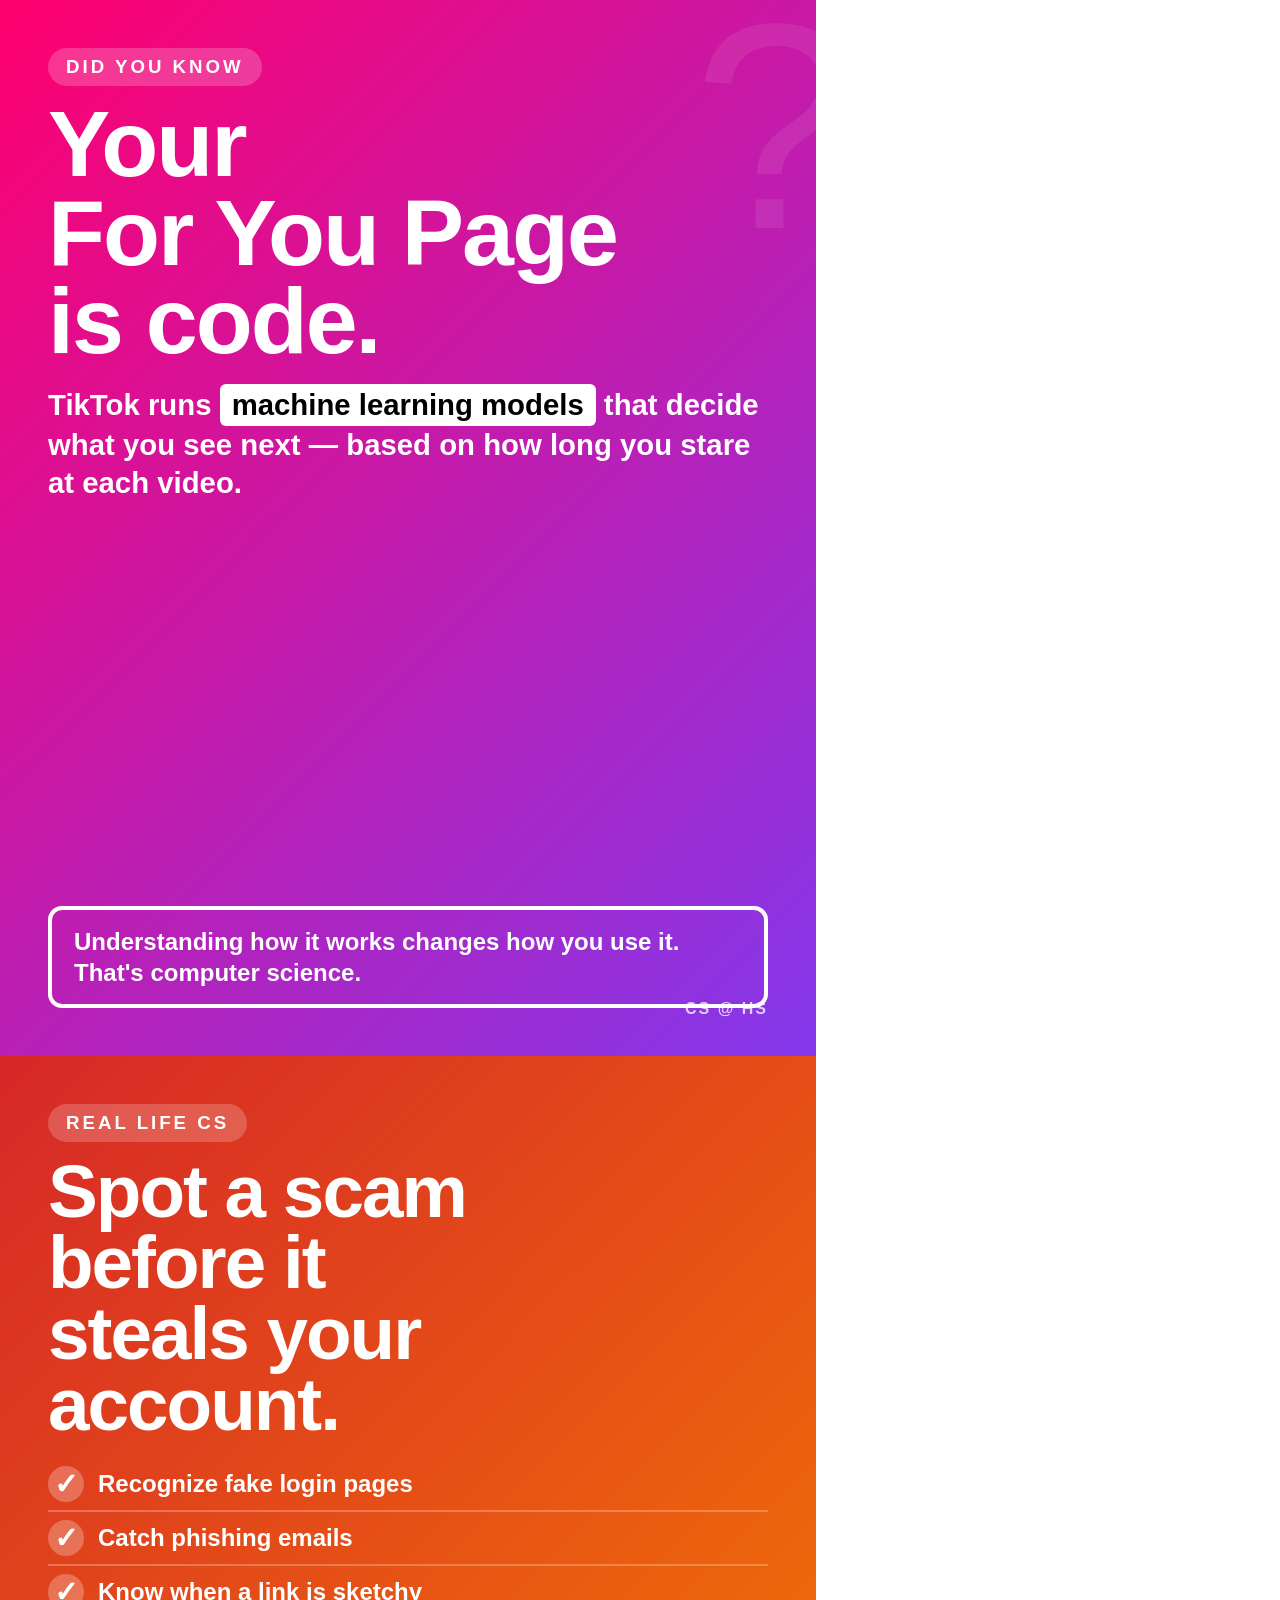
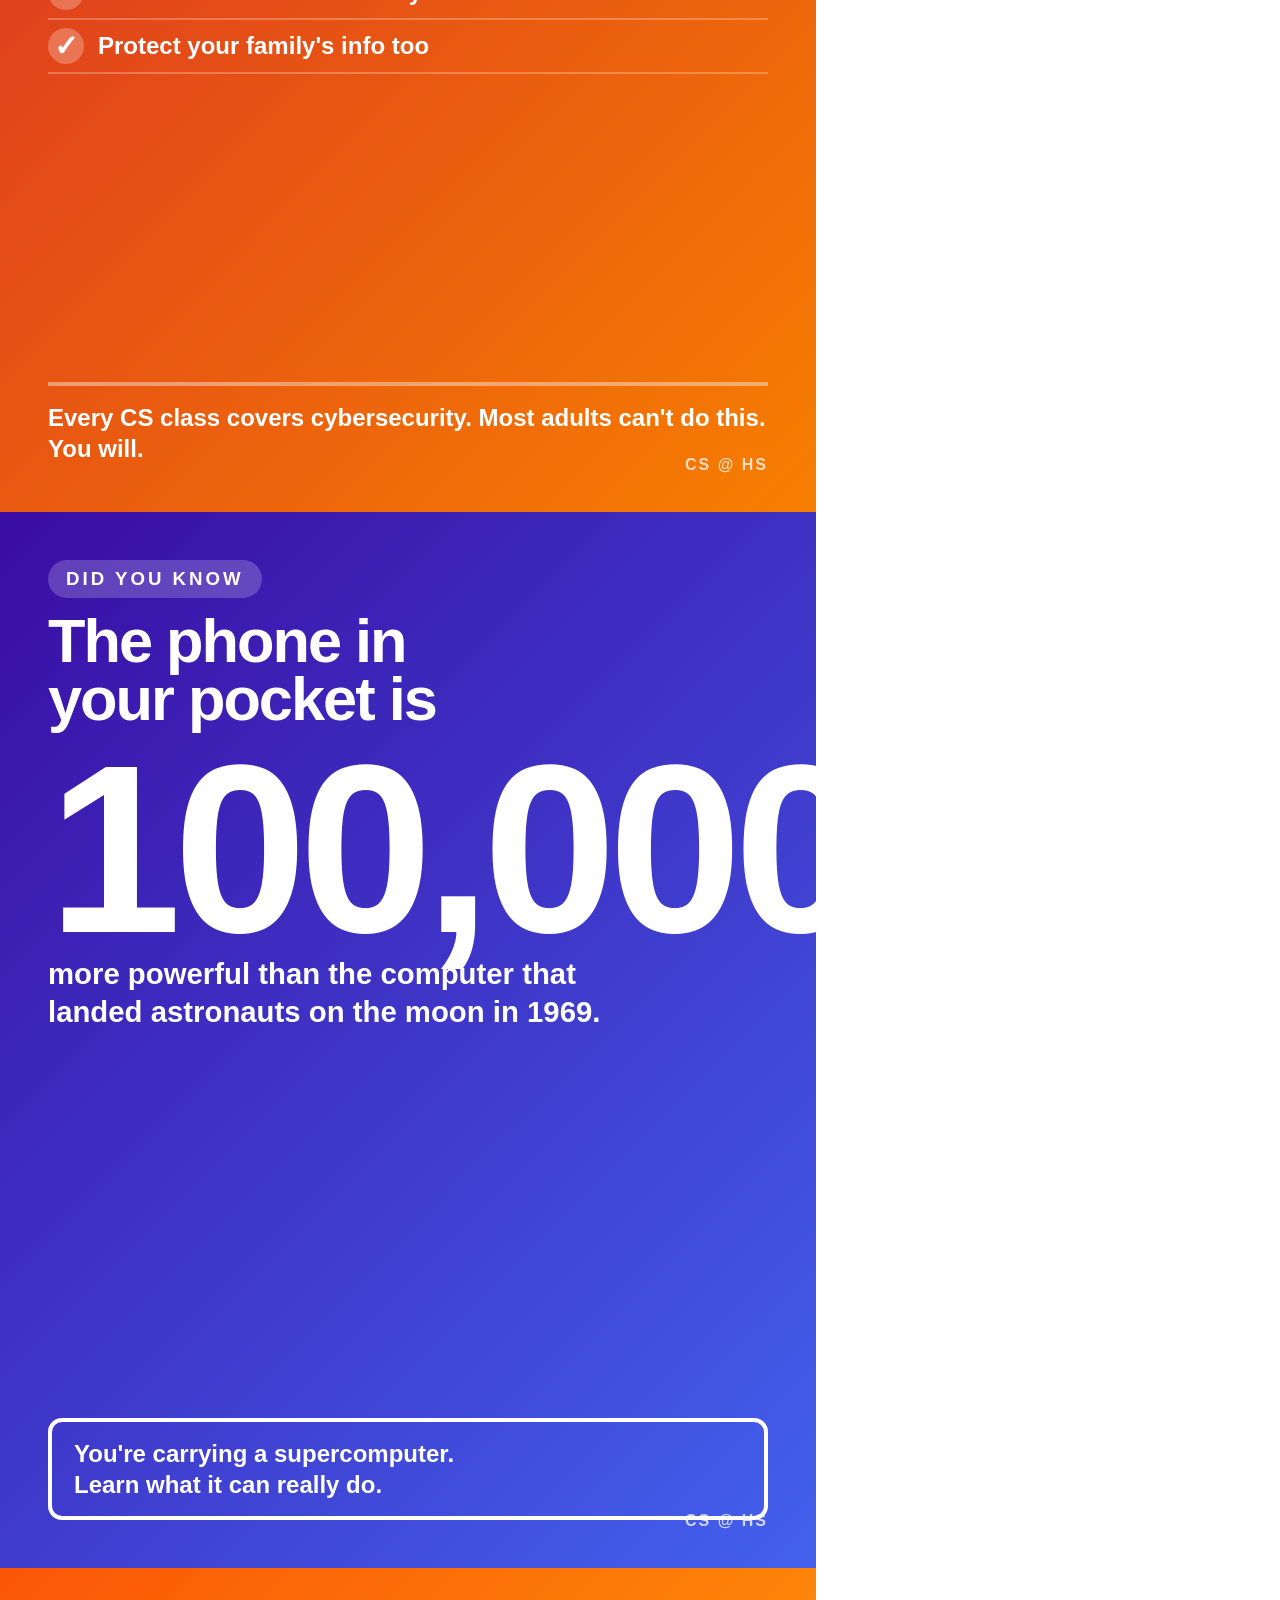
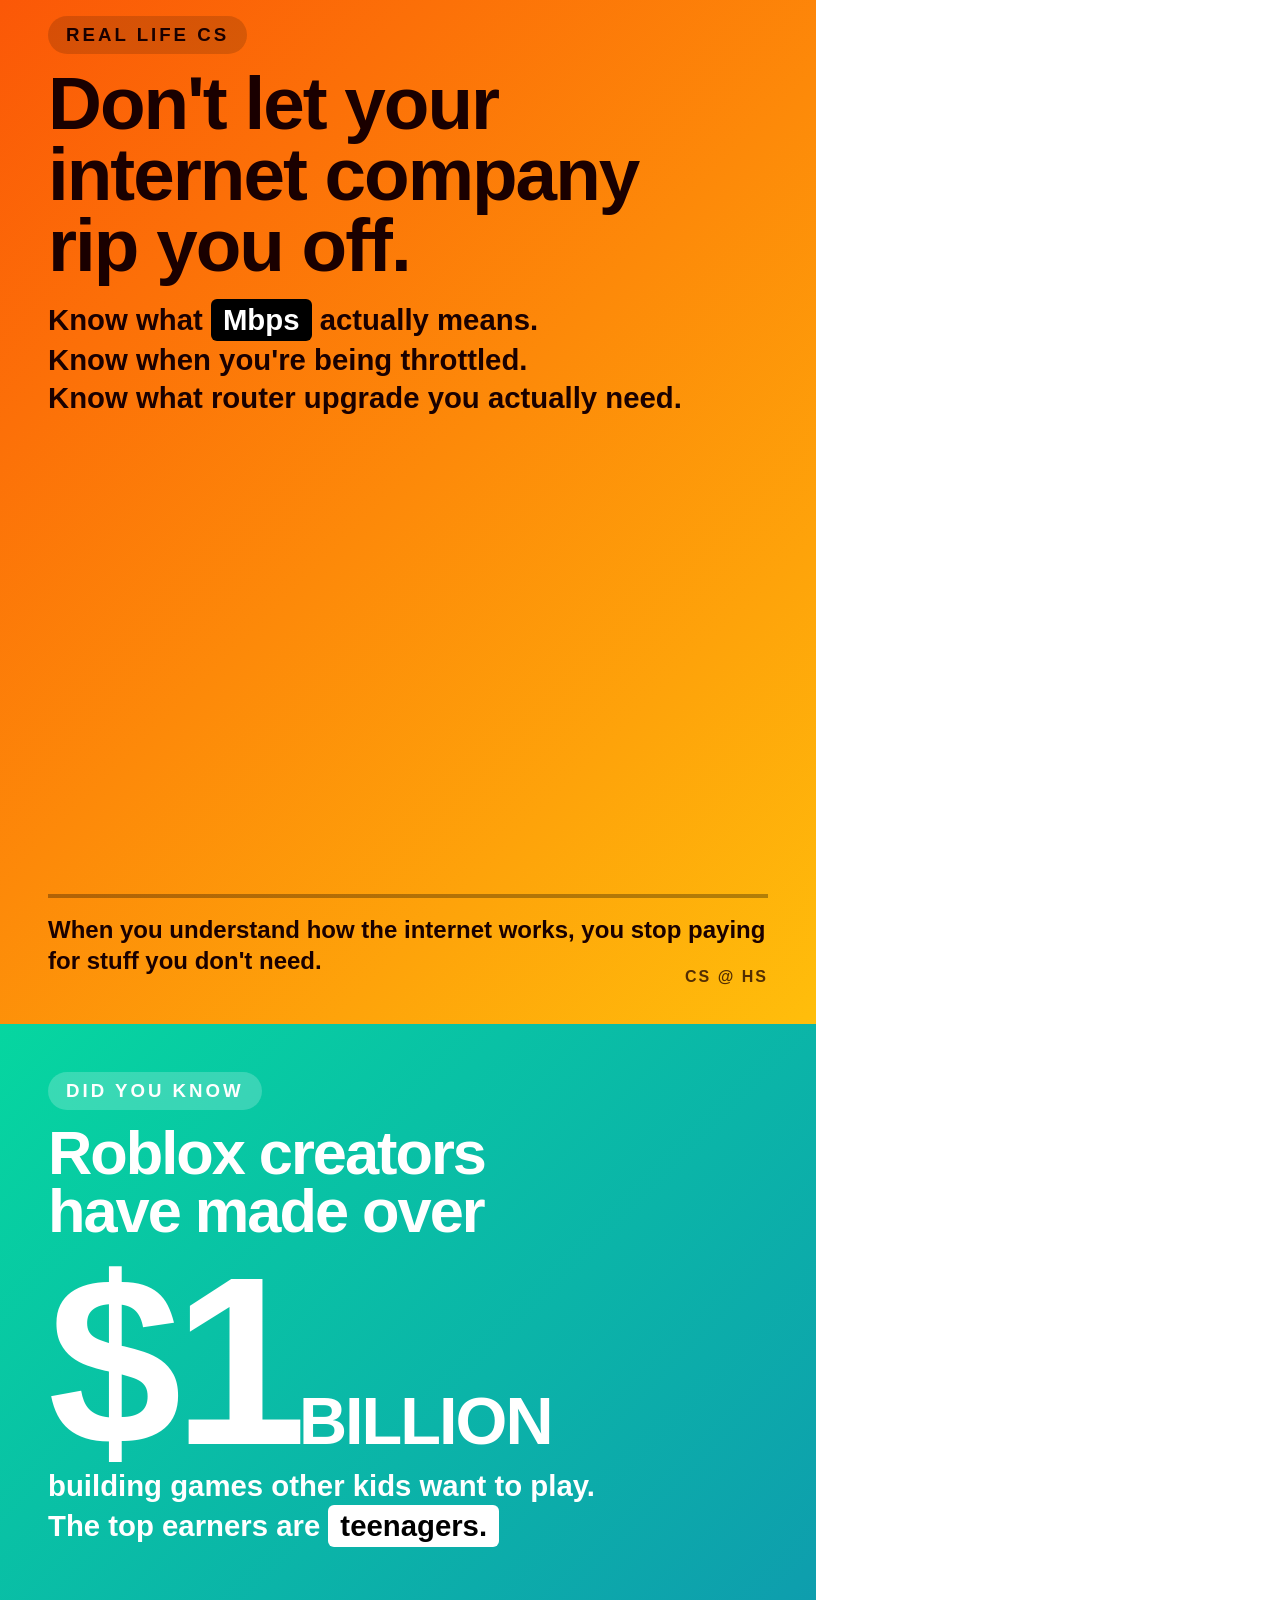
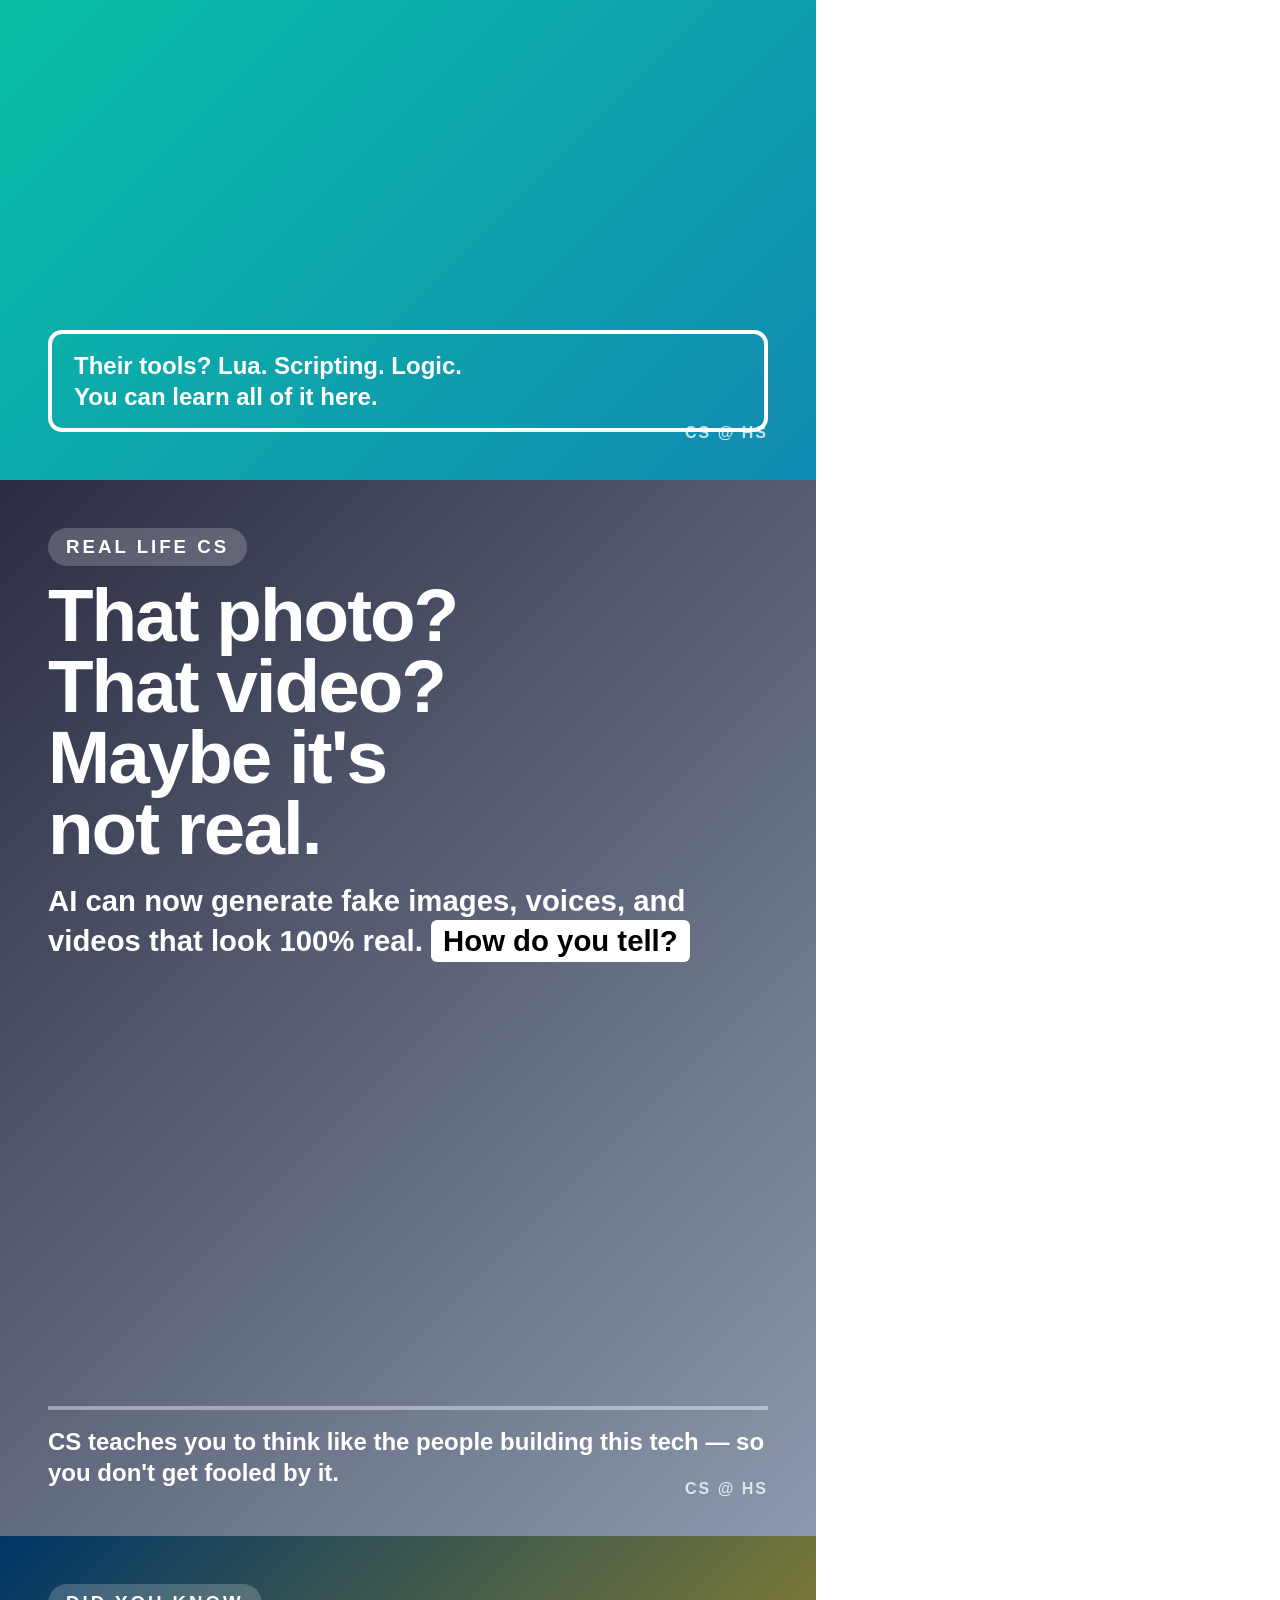
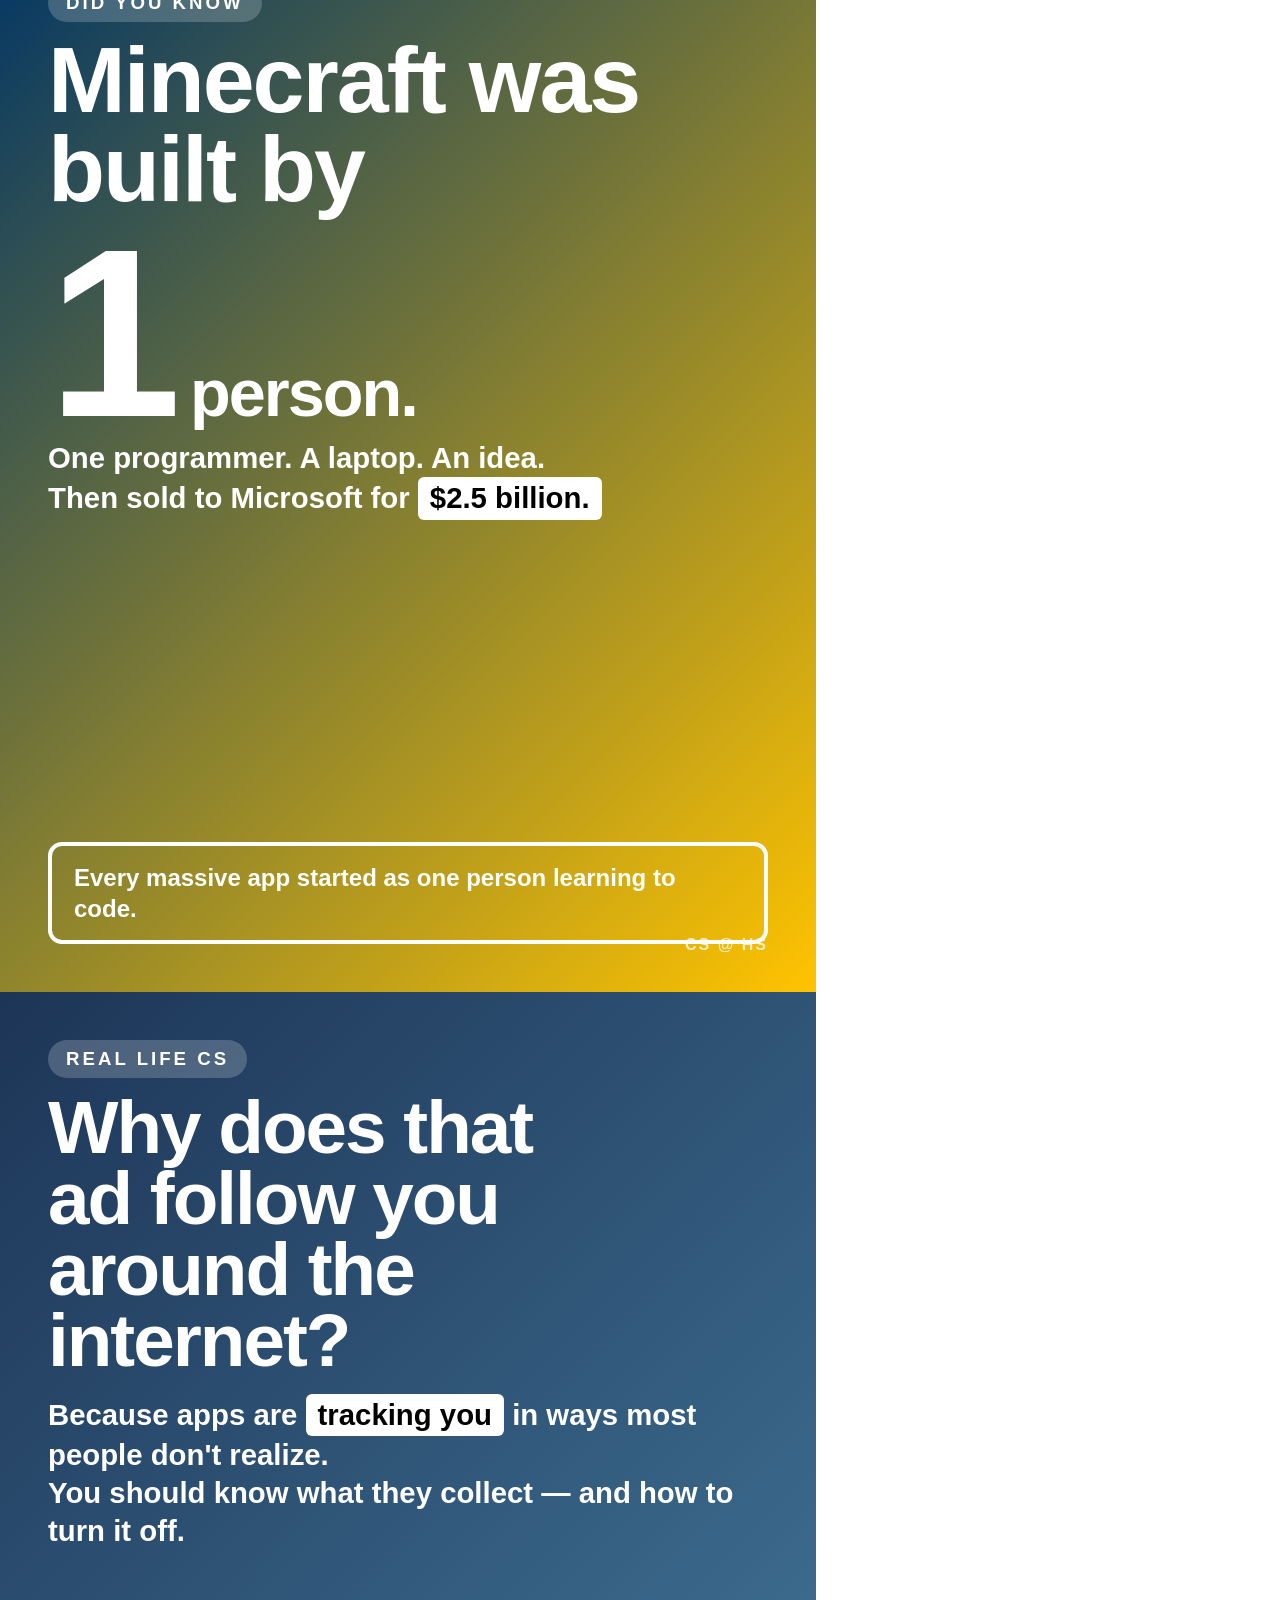
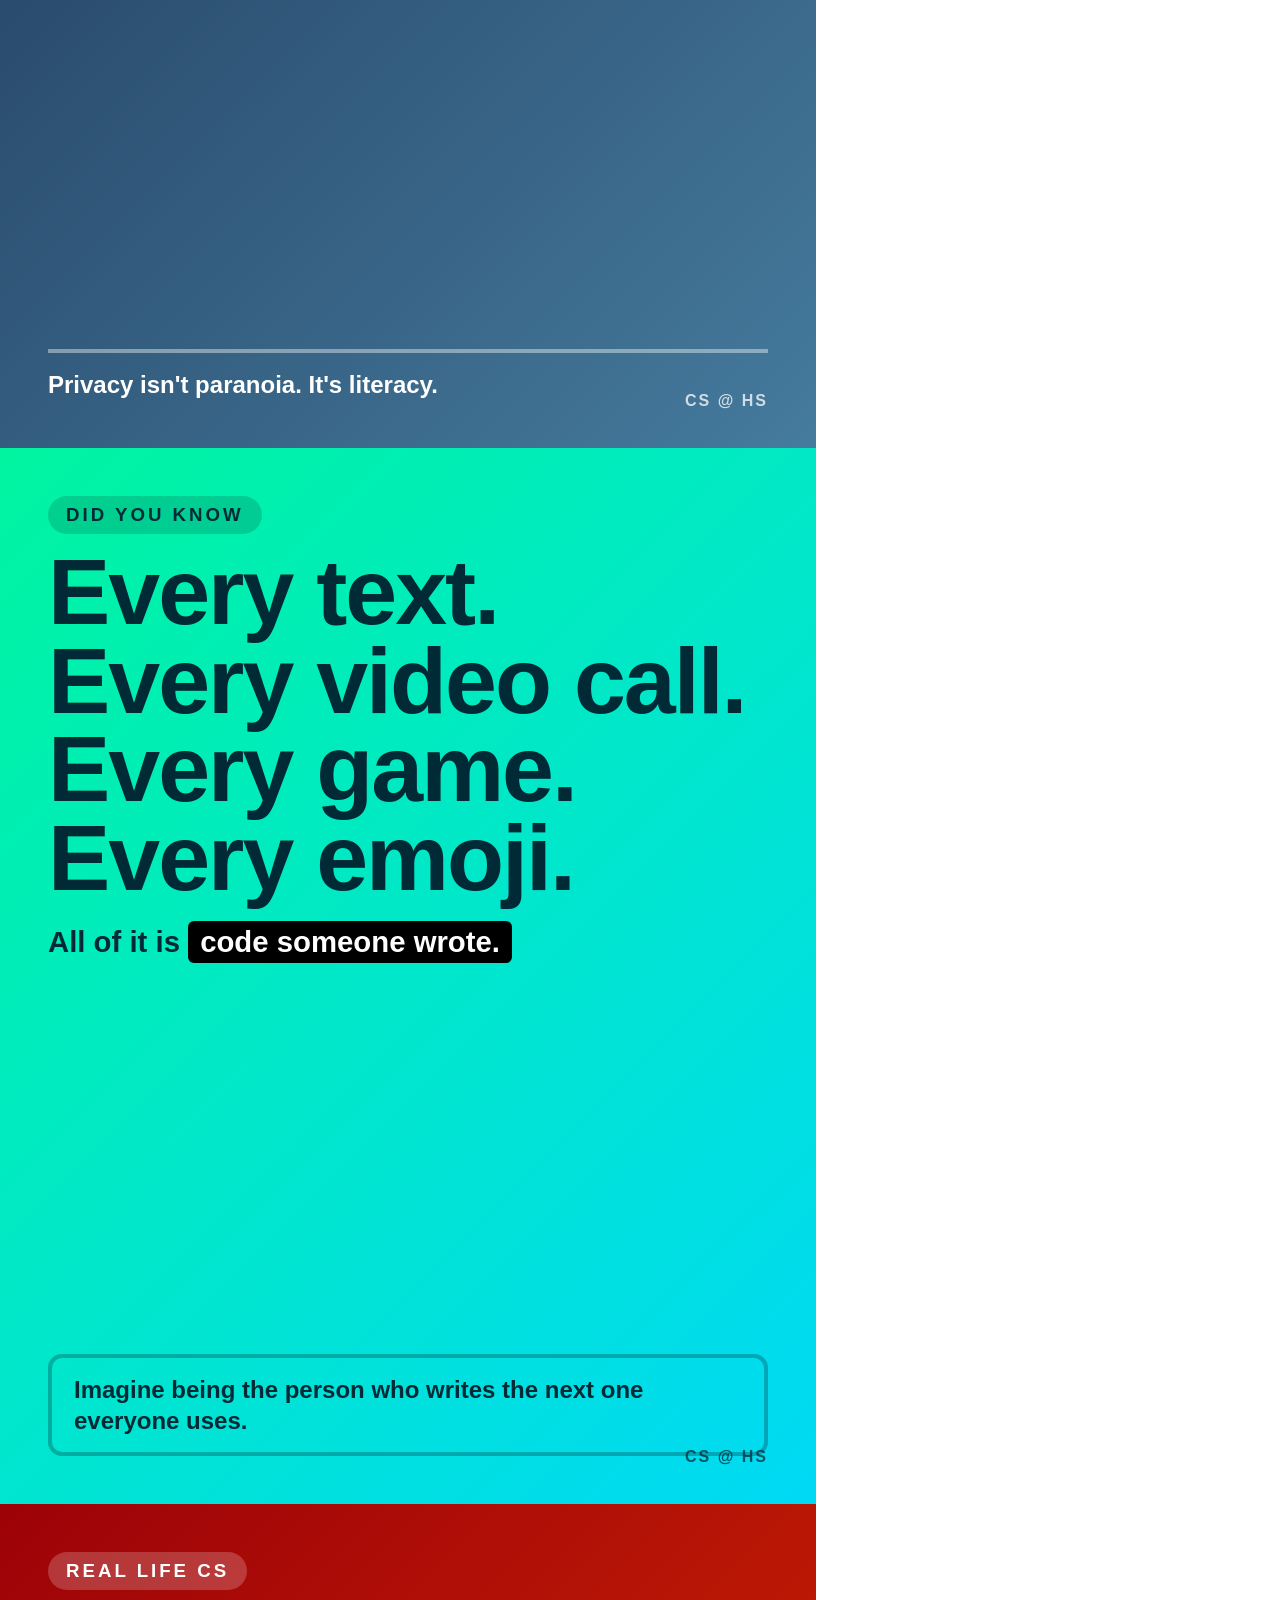
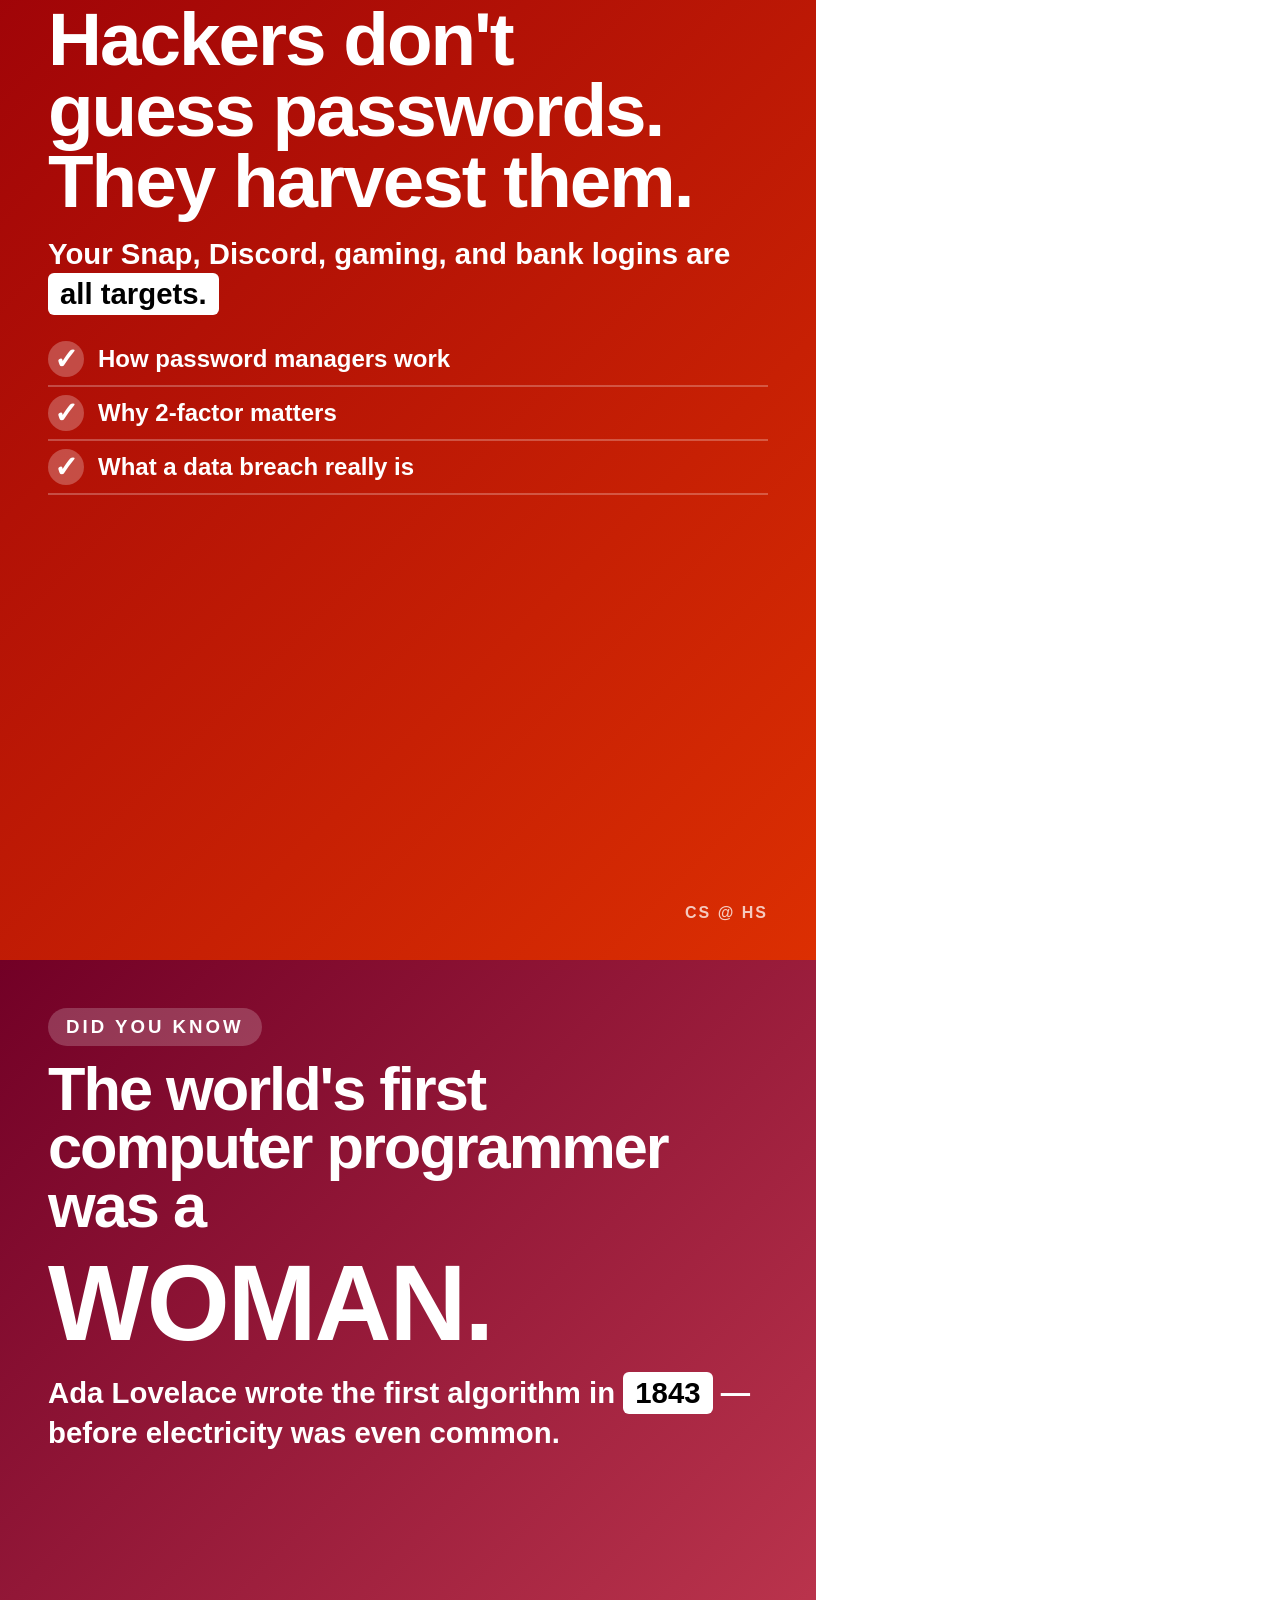
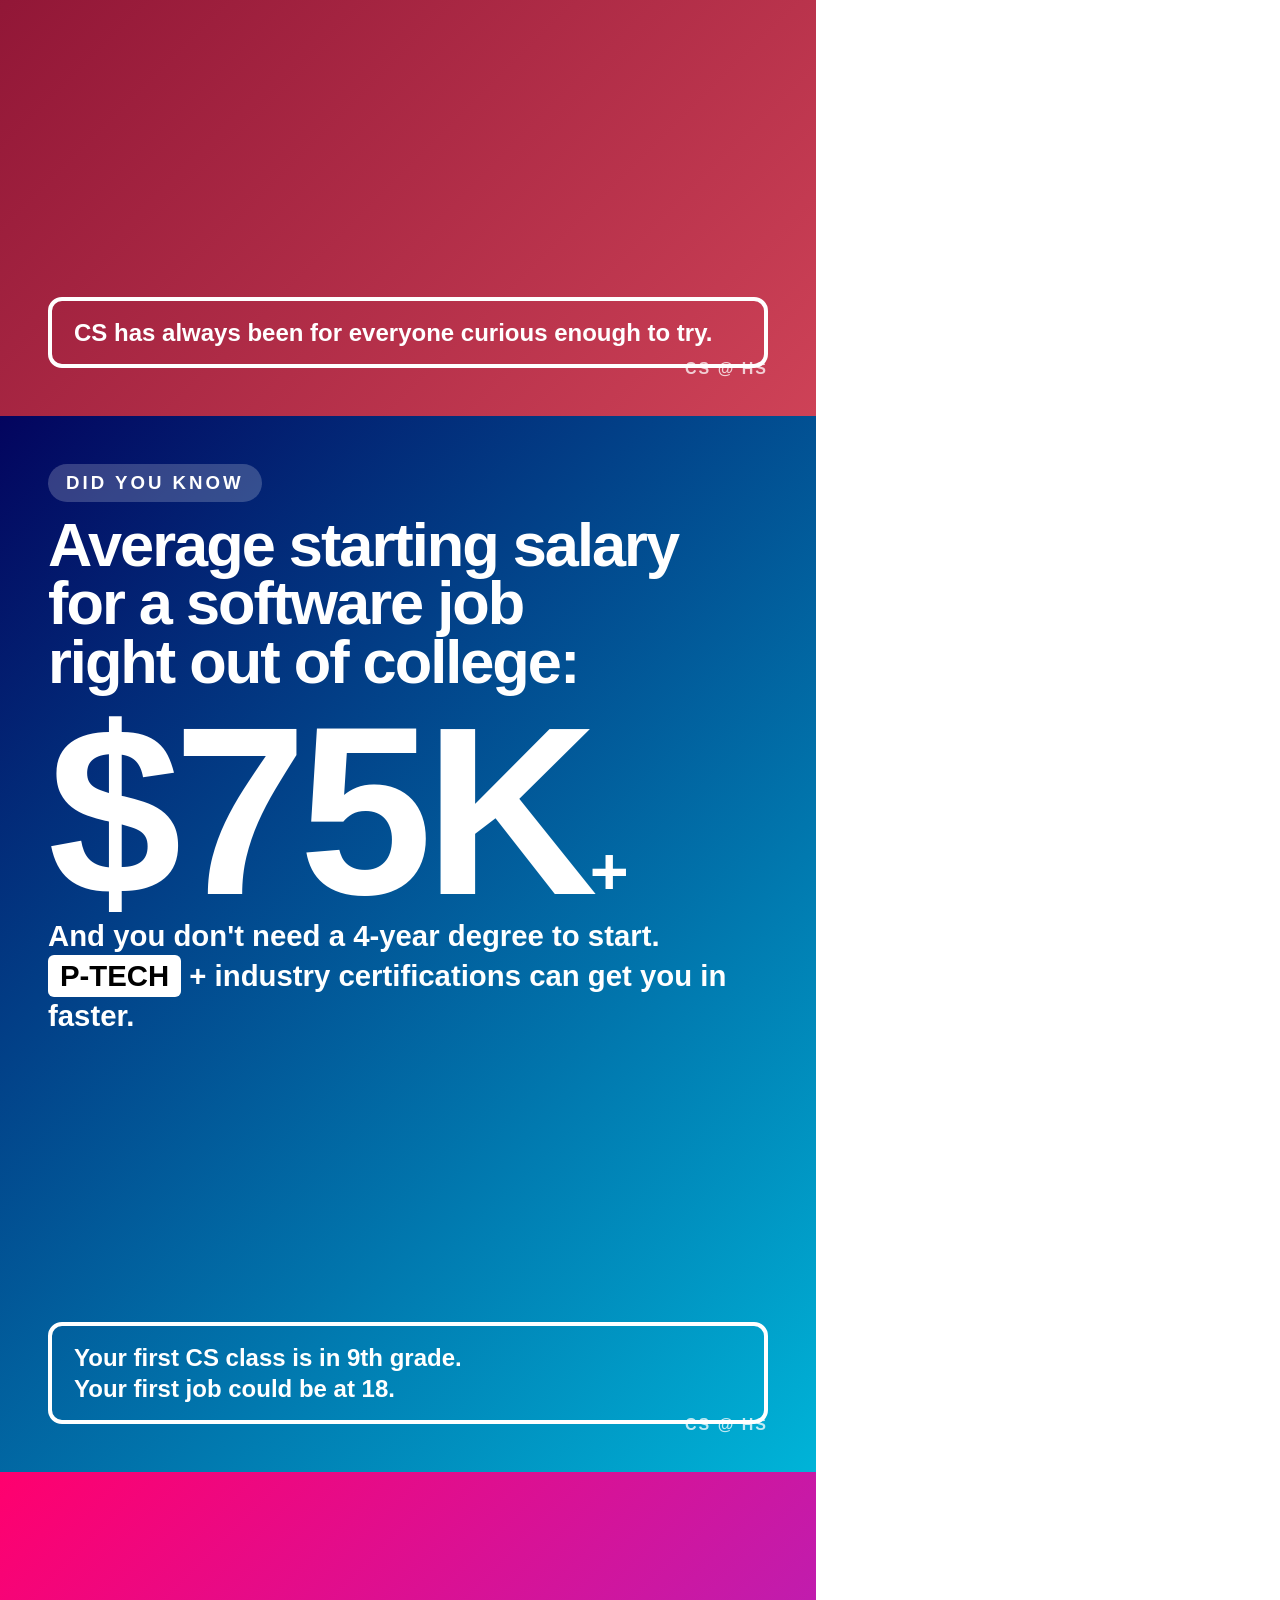
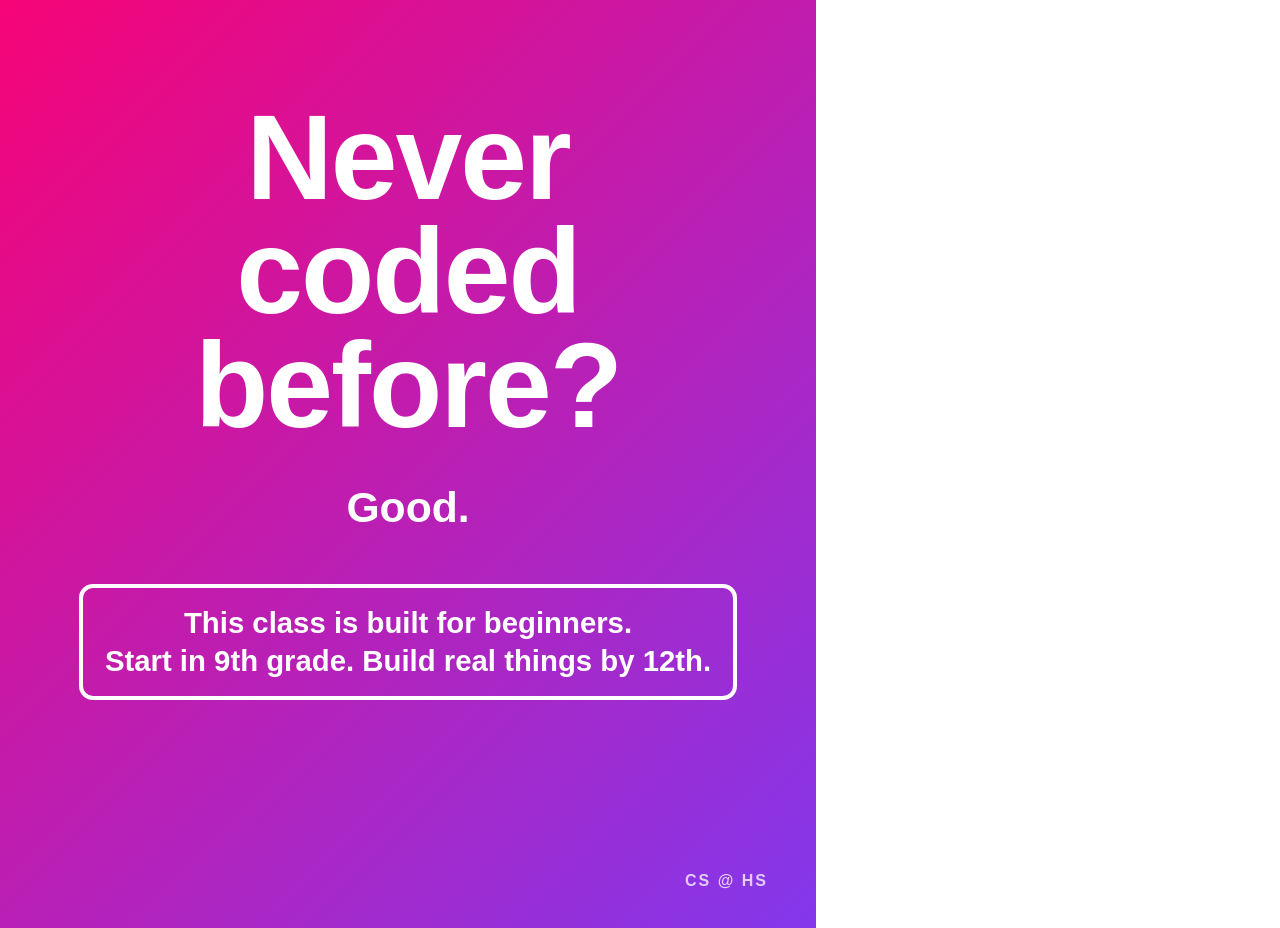
<file: marketing/posters-print.html>
<!DOCTYPE html>
<html lang="en">
<head>
<meta charset="UTF-8">
<title>8th Grade Orientation — Hype Posters</title>
<style>
  * { box-sizing: border-box; margin: 0; padding: 0; }
  body { font-family: 'Arial Black', 'Helvetica Neue', sans-serif; background: #fff; }

  .page {
    width: 8.5in;
    height: 11in;
    padding: 0;
    page-break-after: always;
    overflow: hidden;
    position: relative;
  }
  .page:last-child { page-break-after: auto; }

  .poster {
    width: 100%;
    height: 100%;
    padding: 0.5in;
    display: flex;
    flex-direction: column;
    color: #fff;
    position: relative;
    overflow: hidden;
  }

  .tag {
    display: inline-block;
    padding: 8px 18px;
    border-radius: 50px;
    background: rgba(255,255,255,0.2);
    font-size: 14pt;
    font-weight: 900;
    letter-spacing: 3px;
    margin-bottom: 14px;
    align-self: flex-start;
  }
  .tag.solid { background: #fff; color: #000; }

  .headline {
    font-size: 70pt;
    font-weight: 900;
    line-height: 0.95;
    letter-spacing: -2px;
    margin-bottom: 18px;
  }
  .headline.medium { font-size: 56pt; }
  .headline.small { font-size: 46pt; }

  .big-number {
    font-size: 180pt;
    font-weight: 900;
    line-height: 0.85;
    letter-spacing: -8px;
    margin-bottom: 4px;
  }
  .big-number .unit {
    font-size: 50pt;
    letter-spacing: -2px;
  }

  .sub {
    font-size: 22pt;
    font-weight: 600;
    line-height: 1.3;
    margin-bottom: 18px;
  }
  .sub.small { font-size: 18pt; }

  .kicker {
    margin-top: auto;
    font-size: 18pt;
    font-weight: 700;
    border-top: 4px solid rgba(255,255,255,0.4);
    padding-top: 16px;
    line-height: 1.3;
  }
  .kicker.boxed {
    border: 4px solid #fff;
    border-radius: 14px;
    padding: 16px 22px;
  }

  .compare {
    display: flex;
    gap: 12px;
    margin: 14px 0;
  }
  .compare .col {
    flex: 1;
    background: rgba(0,0,0,0.25);
    border-radius: 14px;
    padding: 18px;
  }
  .compare .col h3 { font-size: 16pt; opacity: 0.85; margin-bottom: 8px; }
  .compare .col .num { font-size: 50pt; font-weight: 900; line-height: 1; }
  .compare .col .label { font-size: 13pt; margin-top: 6px; opacity: 0.85; }

  .footer-brand {
    position: absolute;
    bottom: 0.4in;
    right: 0.5in;
    font-size: 12pt;
    font-weight: 700;
    opacity: 0.75;
    letter-spacing: 2px;
  }

  .squiggle {
    position: absolute;
    font-size: 220pt;
    opacity: 0.08;
    line-height: 1;
    pointer-events: none;
  }

  /* color themes */
  .theme-1 { background: linear-gradient(135deg, #ff006e, #8338ec); }
  .theme-2 { background: linear-gradient(135deg, #00f5a0, #00d9f5); color: #002b36; }
  .theme-2 .tag { background: rgba(0,0,0,0.15); color: #002b36; }
  .theme-2 .kicker { border-color: rgba(0,43,54,0.3); }
  .theme-3 { background: linear-gradient(135deg, #fb5607, #ffbe0b); color: #1a0000; }
  .theme-3 .tag { background: rgba(0,0,0,0.15); color: #1a0000; }
  .theme-3 .kicker { border-color: rgba(0,0,0,0.3); }
  .theme-4 { background: linear-gradient(135deg, #3a0ca3, #4361ee); }
  .theme-5 { background: linear-gradient(135deg, #06d6a0, #118ab2); }
  .theme-6 { background: linear-gradient(135deg, #d62828, #f77f00); }
  .theme-7 { background: linear-gradient(135deg, #2b2d42, #8d99ae); }
  .theme-8 { background: linear-gradient(135deg, #003566, #ffc300); }
  .theme-9 { background: linear-gradient(135deg, #720026, #ce4257); }
  .theme-10 { background: linear-gradient(135deg, #1d3557, #457b9d); }
  .theme-11 { background: linear-gradient(135deg, #9d0208, #dc2f02); }
  .theme-12 { background: linear-gradient(135deg, #03045e, #00b4d8); }

  /* utility */
  .stack { display: flex; flex-direction: column; height: 100%; }
  .center { justify-content: center; text-align: center; align-items: center; }
  .highlight {
    background: #fff;
    color: #000;
    padding: 2px 12px;
    border-radius: 6px;
    display: inline-block;
  }
  .theme-2 .highlight, .theme-3 .highlight { background: #000; color: #fff; }

  .checklist {
    list-style: none;
    margin-bottom: 18px;
  }
  .checklist li {
    font-size: 18pt;
    font-weight: 700;
    padding: 8px 0;
    border-bottom: 2px solid rgba(255,255,255,0.25);
    display: flex;
    align-items: center;
    gap: 14px;
  }
  .checklist li::before {
    content: '✓';
    font-size: 22pt;
    background: rgba(255,255,255,0.25);
    width: 36px;
    height: 36px;
    border-radius: 50%;
    display: inline-flex;
    align-items: center;
    justify-content: center;
    flex-shrink: 0;
  }
  .theme-2 .checklist li::before, .theme-3 .checklist li::before {
    background: rgba(0,0,0,0.2);
  }

  @media print {
    body { -webkit-print-color-adjust: exact; print-color-adjust: exact; }
  }
</style>
</head>
<body>

<!-- ════════════════════════════════════════════
     1. TikTok algorithm
════════════════════════════════════════════ -->
<div class="page">
  <div class="poster theme-1">
    <div class="squiggle" style="top:-20px; right:-40px;">?</div>
    <span class="tag">DID YOU KNOW</span>
    <div class="headline">Your<br>For You Page<br>is code.</div>
    <div class="sub">TikTok runs <span class="highlight">machine learning models</span> that decide what you see next — based on how long you stare at each video.</div>
    <div class="kicker boxed">Understanding how it works changes how you use it.<br>That's computer science.</div>
    <div class="footer-brand">CS @ HS</div>
  </div>
</div>

<!-- ════════════════════════════════════════════
     2. Phishing / scam awareness
════════════════════════════════════════════ -->
<div class="page">
  <div class="poster theme-6">
    <span class="tag">REAL LIFE CS</span>
    <div class="headline medium">Spot a scam<br>before it<br>steals your<br>account.</div>
    <ul class="checklist">
      <li>Recognize fake login pages</li>
      <li>Catch phishing emails</li>
      <li>Know when a link is sketchy</li>
      <li>Protect your family's info too</li>
    </ul>
    <div class="kicker">Every CS class covers cybersecurity. Most adults can't do this. You will.</div>
    <div class="footer-brand">CS @ HS</div>
  </div>
</div>

<!-- ════════════════════════════════════════════
     3. Phone is more powerful than moon landing
════════════════════════════════════════════ -->
<div class="page">
  <div class="poster theme-4">
    <span class="tag">DID YOU KNOW</span>
    <div class="headline small">The phone in<br>your pocket is</div>
    <div class="big-number">100,000<span class="unit">×</span></div>
    <div class="sub">more powerful than the computer that<br>landed astronauts on the moon in 1969.</div>
    <div class="kicker boxed">You're carrying a supercomputer.<br>Learn what it can really do.</div>
    <div class="footer-brand">CS @ HS</div>
  </div>
</div>

<!-- ════════════════════════════════════════════
     4. Don't get ripped off by ISP
════════════════════════════════════════════ -->
<div class="page">
  <div class="poster theme-3">
    <span class="tag">REAL LIFE CS</span>
    <div class="headline medium">Don't let your<br>internet company<br>rip you off.</div>
    <div class="sub">Know what <span class="highlight">Mbps</span> actually means.<br>Know when you're being throttled.<br>Know what router upgrade you actually need.</div>
    <div class="kicker">When you understand how the internet works, you stop paying for stuff you don't need.</div>
    <div class="footer-brand">CS @ HS</div>
  </div>
</div>

<!-- ════════════════════════════════════════════
     5. Roblox / Minecraft creator economy
════════════════════════════════════════════ -->
<div class="page">
  <div class="poster theme-5">
    <span class="tag">DID YOU KNOW</span>
    <div class="headline small">Roblox creators<br>have made over</div>
    <div class="big-number">$1<span class="unit">BILLION</span></div>
    <div class="sub">building games other kids want to play.<br>The top earners are <span class="highlight">teenagers.</span></div>
    <div class="kicker boxed">Their tools? Lua. Scripting. Logic.<br>You can learn all of it here.</div>
    <div class="footer-brand">CS @ HS</div>
  </div>
</div>

<!-- ════════════════════════════════════════════
     6. AI-generated content / deepfakes
════════════════════════════════════════════ -->
<div class="page">
  <div class="poster theme-7">
    <span class="tag">REAL LIFE CS</span>
    <div class="headline medium">That photo?<br>That video?<br>Maybe it's<br>not real.</div>
    <div class="sub">AI can now generate fake images, voices, and videos that look 100% real. <span class="highlight">How do you tell?</span></div>
    <div class="kicker">CS teaches you to think like the people building this tech — so you don't get fooled by it.</div>
    <div class="footer-brand">CS @ HS</div>
  </div>
</div>

<!-- ════════════════════════════════════════════
     7. Minecraft built by one person
════════════════════════════════════════════ -->
<div class="page">
  <div class="poster theme-8">
    <span class="tag">DID YOU KNOW</span>
    <div class="headline">Minecraft was<br>built by</div>
    <div class="big-number">1<span class="unit"> person.</span></div>
    <div class="sub">One programmer. A laptop. An idea.<br>Then sold to Microsoft for <span class="highlight">$2.5 billion.</span></div>
    <div class="kicker boxed">Every massive app started as one person learning to code.</div>
    <div class="footer-brand">CS @ HS</div>
  </div>
</div>

<!-- ════════════════════════════════════════════
     8. Why ads follow you around
════════════════════════════════════════════ -->
<div class="page">
  <div class="poster theme-10">
    <span class="tag">REAL LIFE CS</span>
    <div class="headline medium">Why does that<br>ad follow you<br>around the<br>internet?</div>
    <div class="sub">Because apps are <span class="highlight">tracking you</span> in ways most people don't realize.<br>You should know what they collect — and how to turn it off.</div>
    <div class="kicker">Privacy isn't paranoia. It's literacy.</div>
    <div class="footer-brand">CS @ HS</div>
  </div>
</div>

<!-- ════════════════════════════════════════════
     9. Code is everywhere
════════════════════════════════════════════ -->
<div class="page">
  <div class="poster theme-2">
    <span class="tag">DID YOU KNOW</span>
    <div class="headline">Every text.<br>Every video call.<br>Every game.<br>Every emoji.</div>
    <div class="sub">All of it is <span class="highlight">code someone wrote.</span></div>
    <div class="kicker boxed">Imagine being the person who writes the next one everyone uses.</div>
    <div class="footer-brand">CS @ HS</div>
  </div>
</div>

<!-- ════════════════════════════════════════════
     10. Account security
════════════════════════════════════════════ -->
<div class="page">
  <div class="poster theme-11">
    <span class="tag">REAL LIFE CS</span>
    <div class="headline medium">Hackers don't<br>guess passwords.<br>They harvest them.</div>
    <div class="sub">Your Snap, Discord, gaming, and bank logins are <span class="highlight">all targets.</span></div>
    <ul class="checklist">
      <li>How password managers work</li>
      <li>Why 2-factor matters</li>
      <li>What a data breach really is</li>
    </ul>
    <div class="footer-brand">CS @ HS</div>
  </div>
</div>

<!-- ════════════════════════════════════════════
     11. First programmer was a woman
════════════════════════════════════════════ -->
<div class="page">
  <div class="poster theme-9">
    <span class="tag">DID YOU KNOW</span>
    <div class="headline small">The world's first<br>computer programmer<br>was a</div>
    <div class="headline" style="font-size:80pt;">WOMAN.</div>
    <div class="sub">Ada Lovelace wrote the first algorithm in <span class="highlight">1843</span> — before electricity was even common.</div>
    <div class="kicker boxed">CS has always been for everyone curious enough to try.</div>
    <div class="footer-brand">CS @ HS</div>
  </div>
</div>

<!-- ════════════════════════════════════════════
     12. Salary / opportunity
════════════════════════════════════════════ -->
<div class="page">
  <div class="poster theme-12">
    <span class="tag">DID YOU KNOW</span>
    <div class="headline small">Average starting salary<br>for a software job<br>right out of college:</div>
    <div class="big-number">$75K<span class="unit">+</span></div>
    <div class="sub">And you don't need a 4-year degree to start.<br><span class="highlight">P-TECH</span> + industry certifications can get you in faster.</div>
    <div class="kicker boxed">Your first CS class is in 9th grade.<br>Your first job could be at 18.</div>
    <div class="footer-brand">CS @ HS</div>
  </div>
</div>

<!-- ════════════════════════════════════════════
     13. Final hype poster — "You belong here"
════════════════════════════════════════════ -->
<div class="page">
  <div class="poster theme-1 center">
    <div class="headline" style="font-size:90pt; text-align:center;">Never<br>coded<br>before?</div>
    <div class="sub" style="text-align:center; font-size:32pt; margin-top:20px;">Good.</div>
    <div class="kicker boxed" style="font-size:22pt; text-align:center; margin-top:30px;">This class is built for beginners.<br>Start in 9th grade. Build real things by 12th.</div>
    <div class="footer-brand">CS @ HS</div>
  </div>
</div>

</body>
</html>
</file>
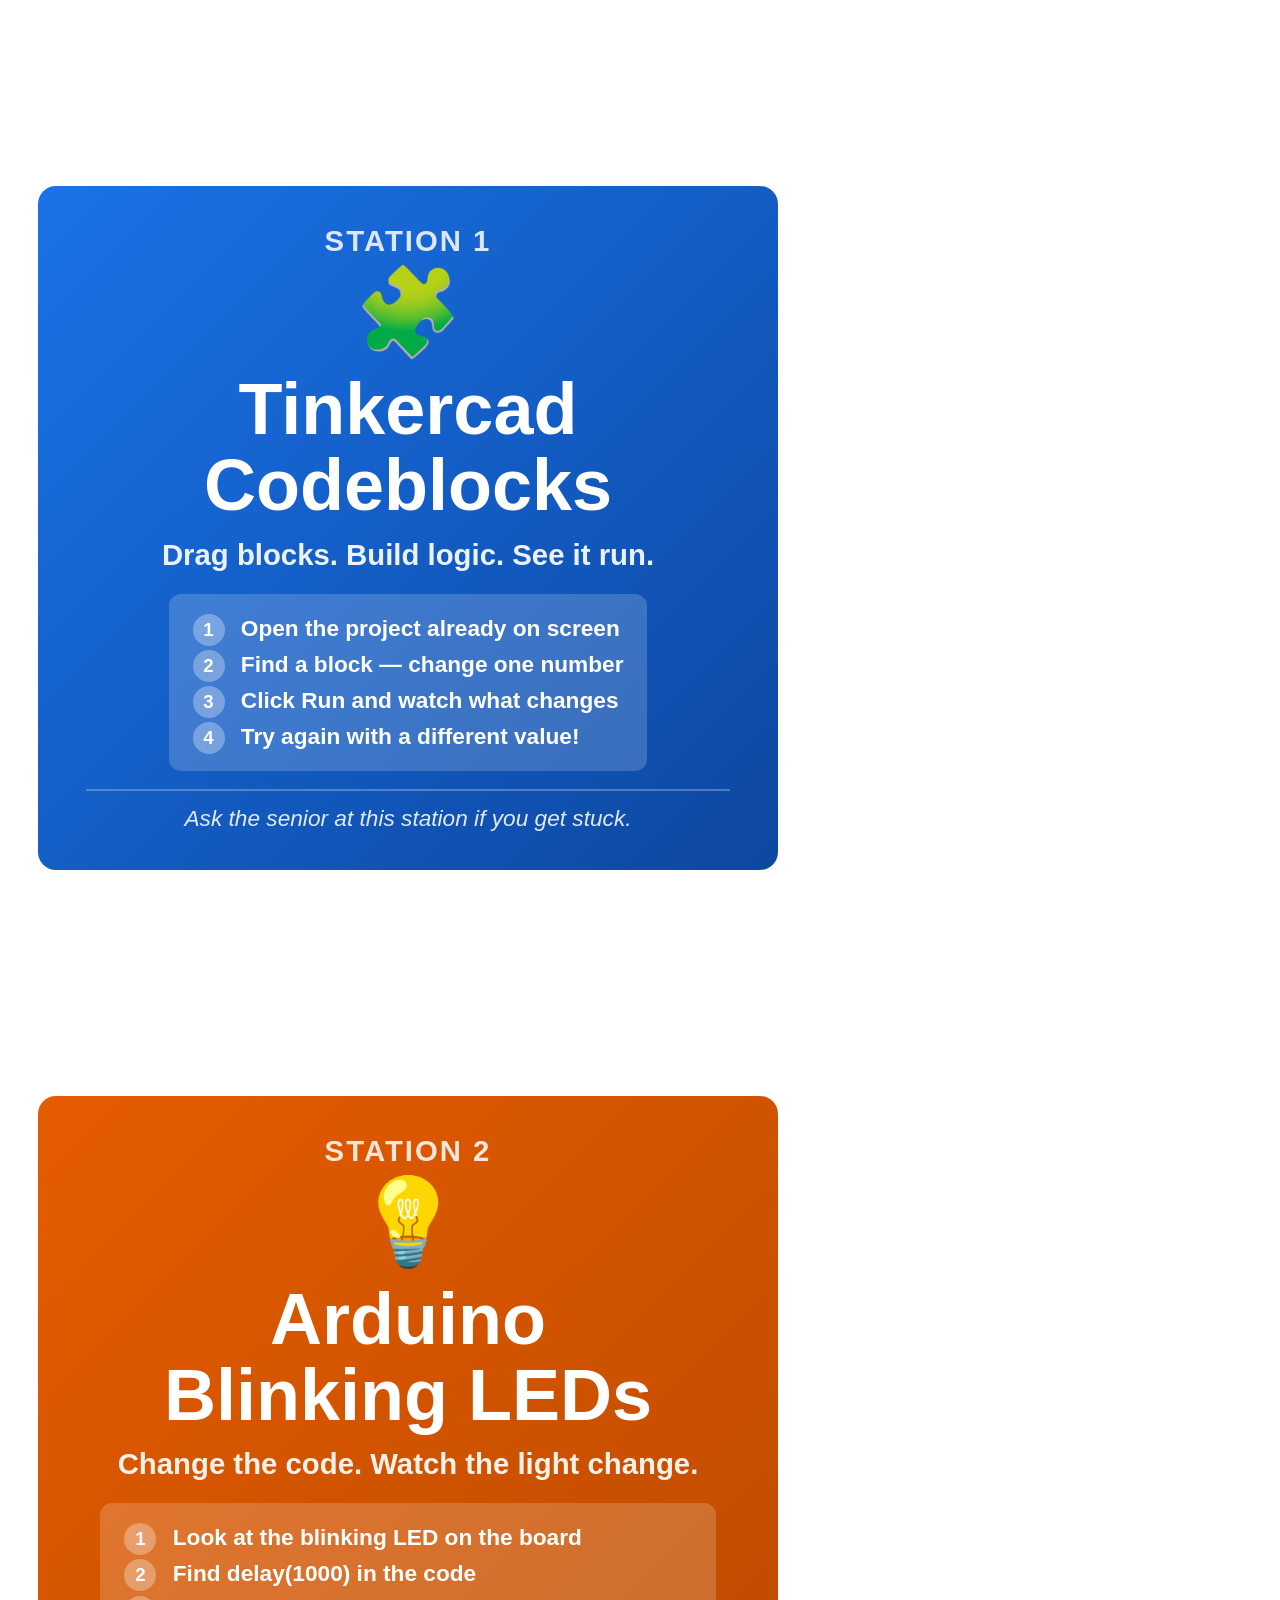
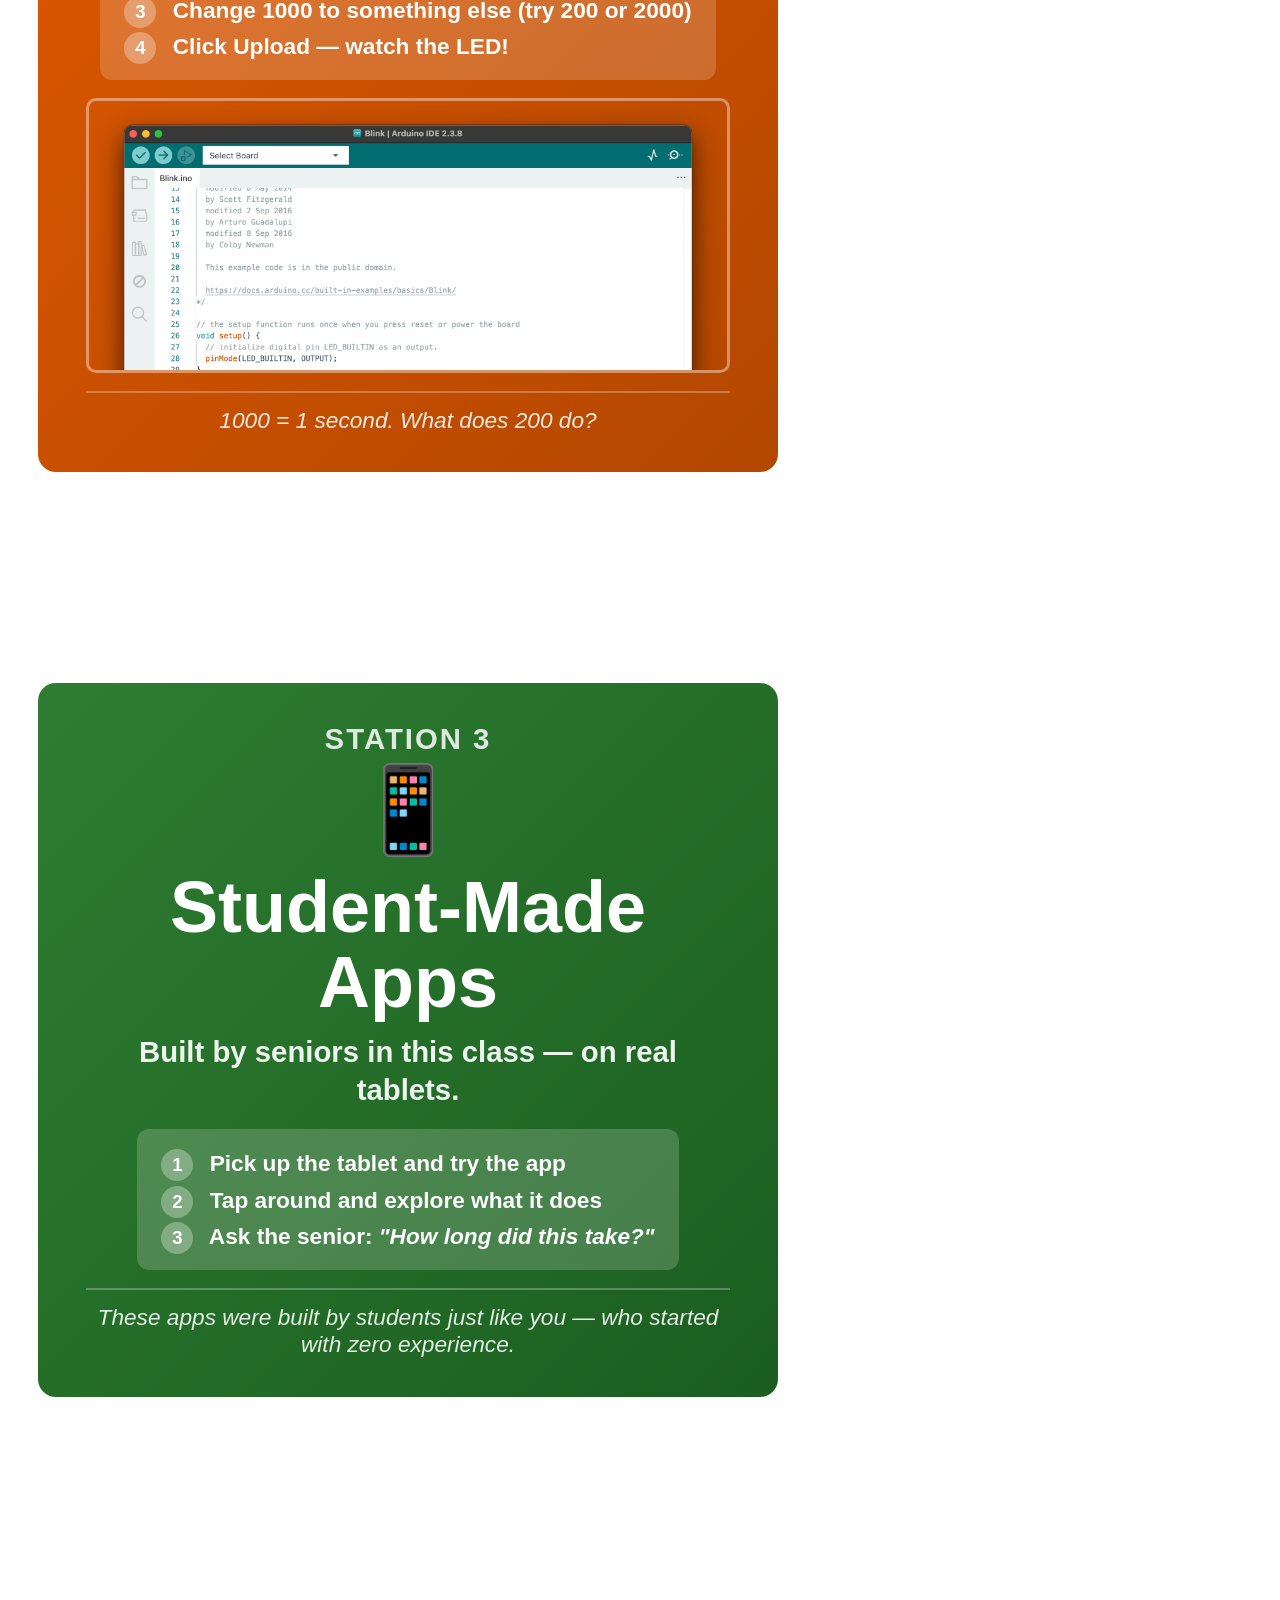
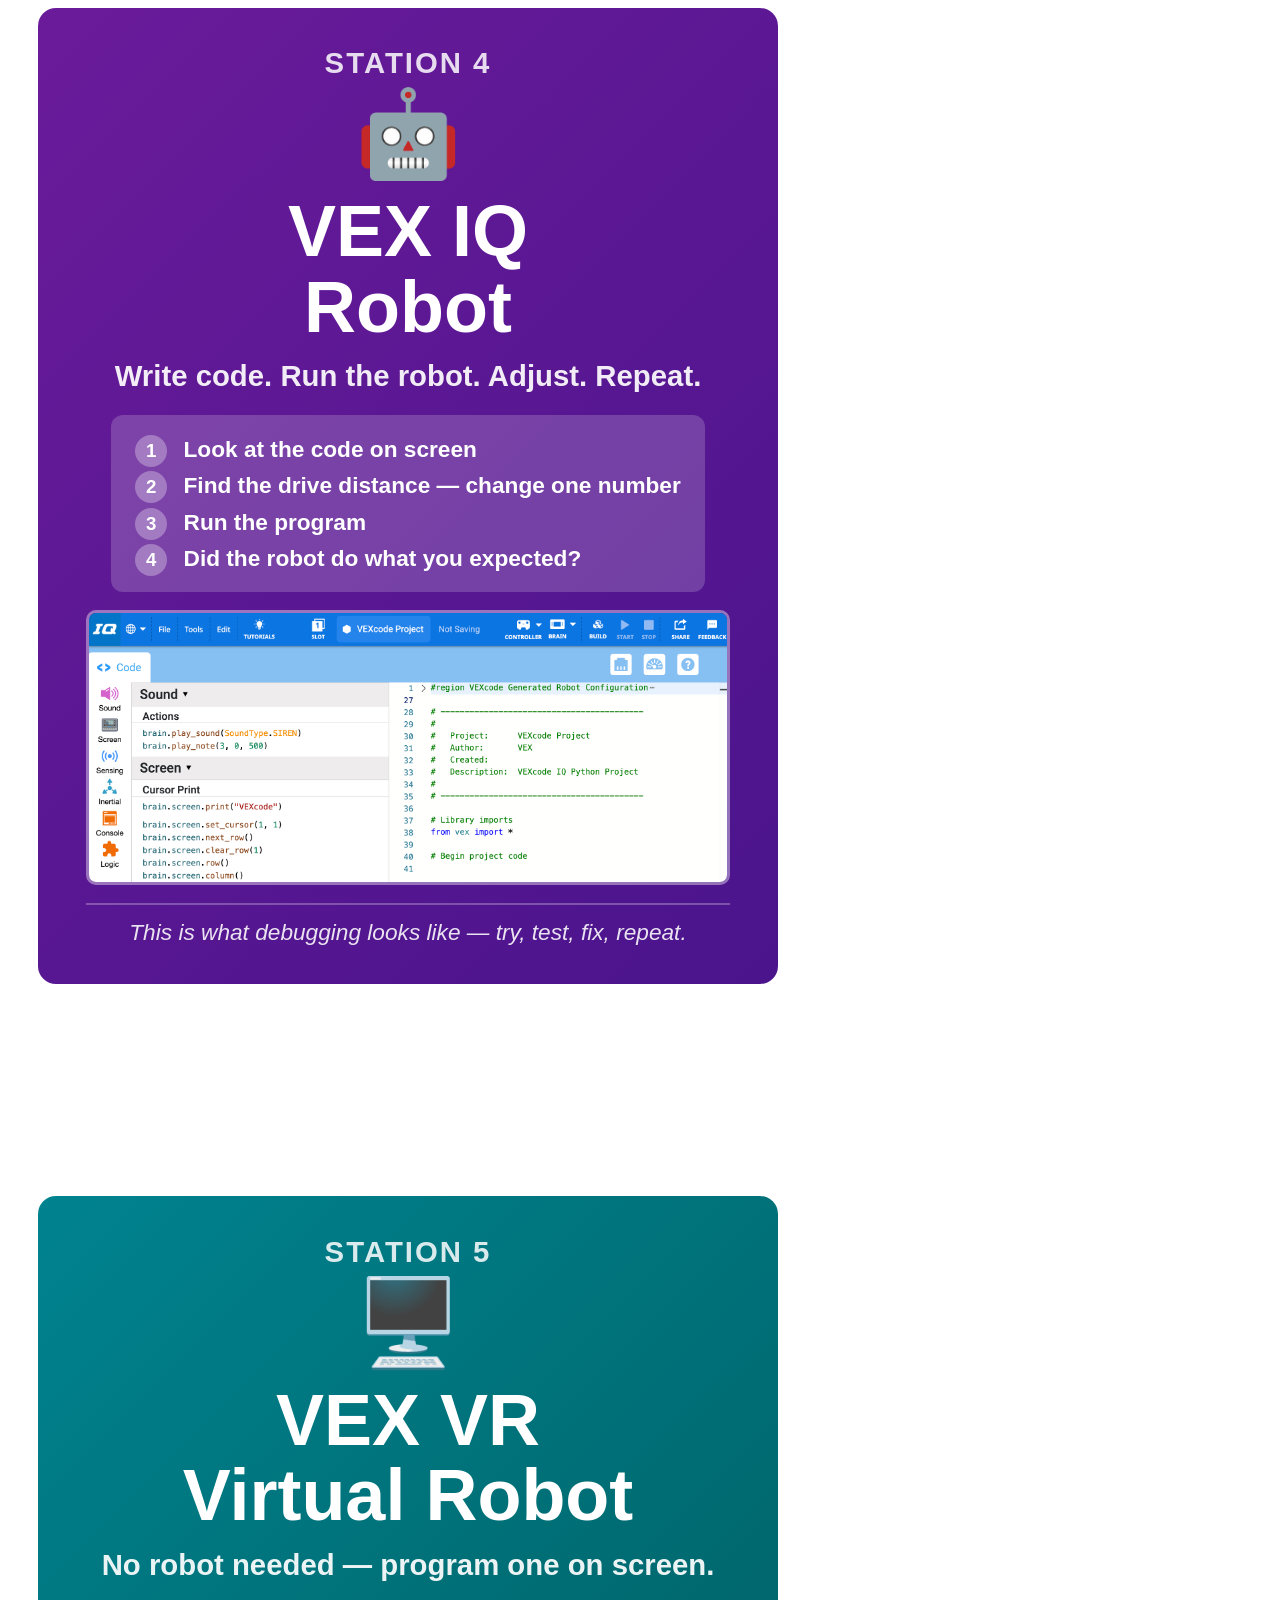
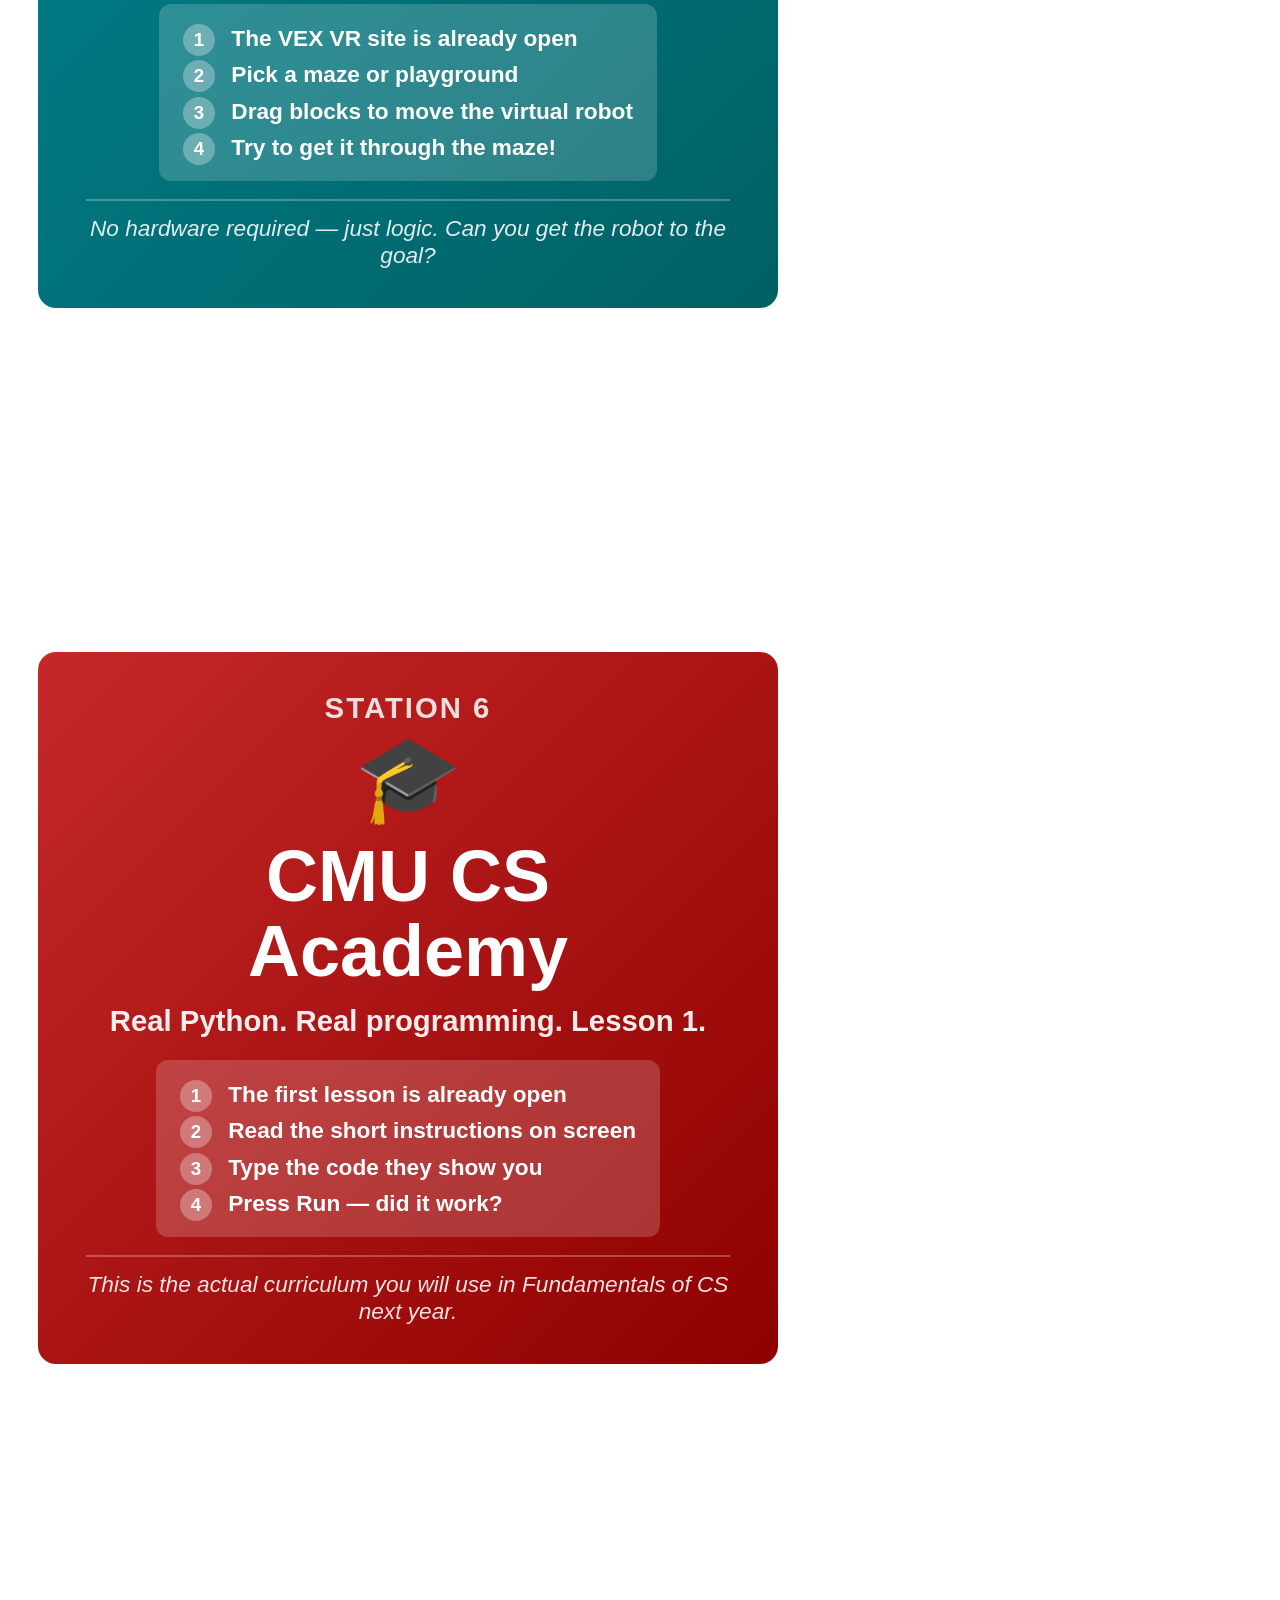
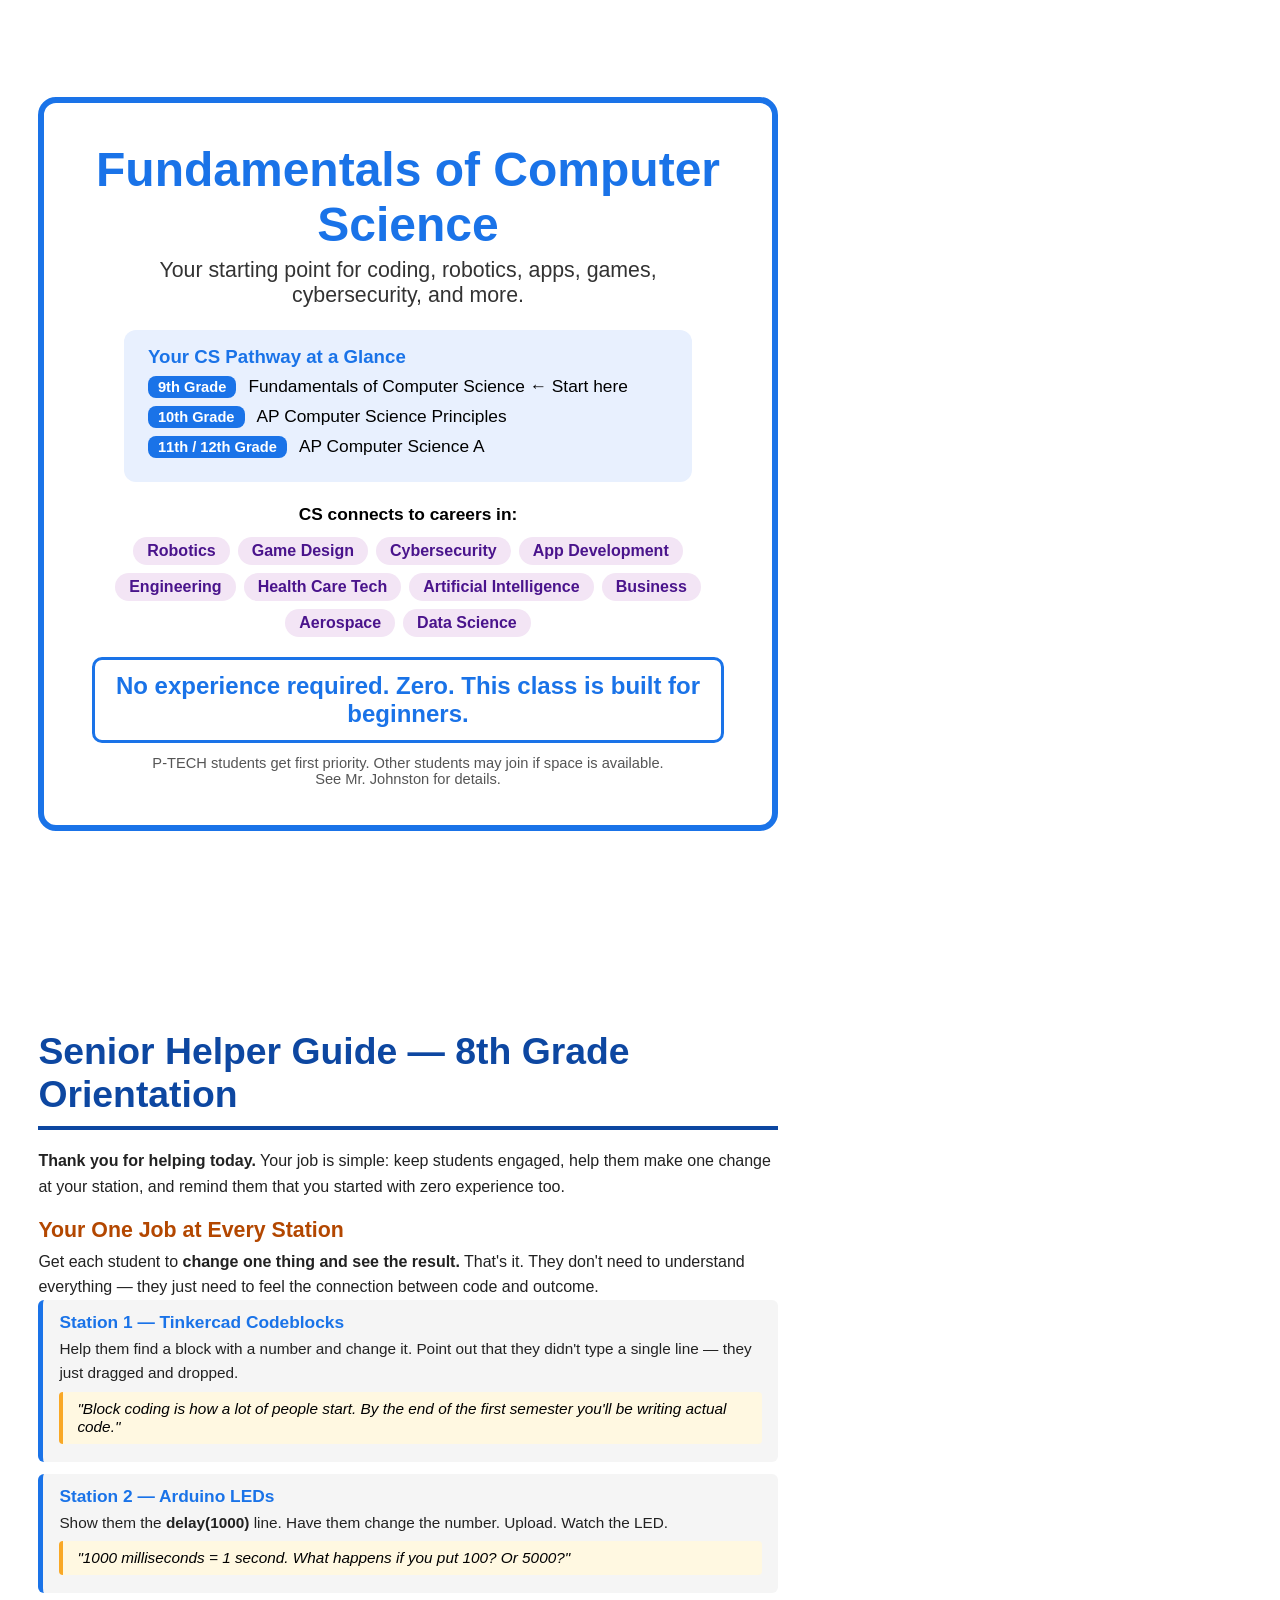
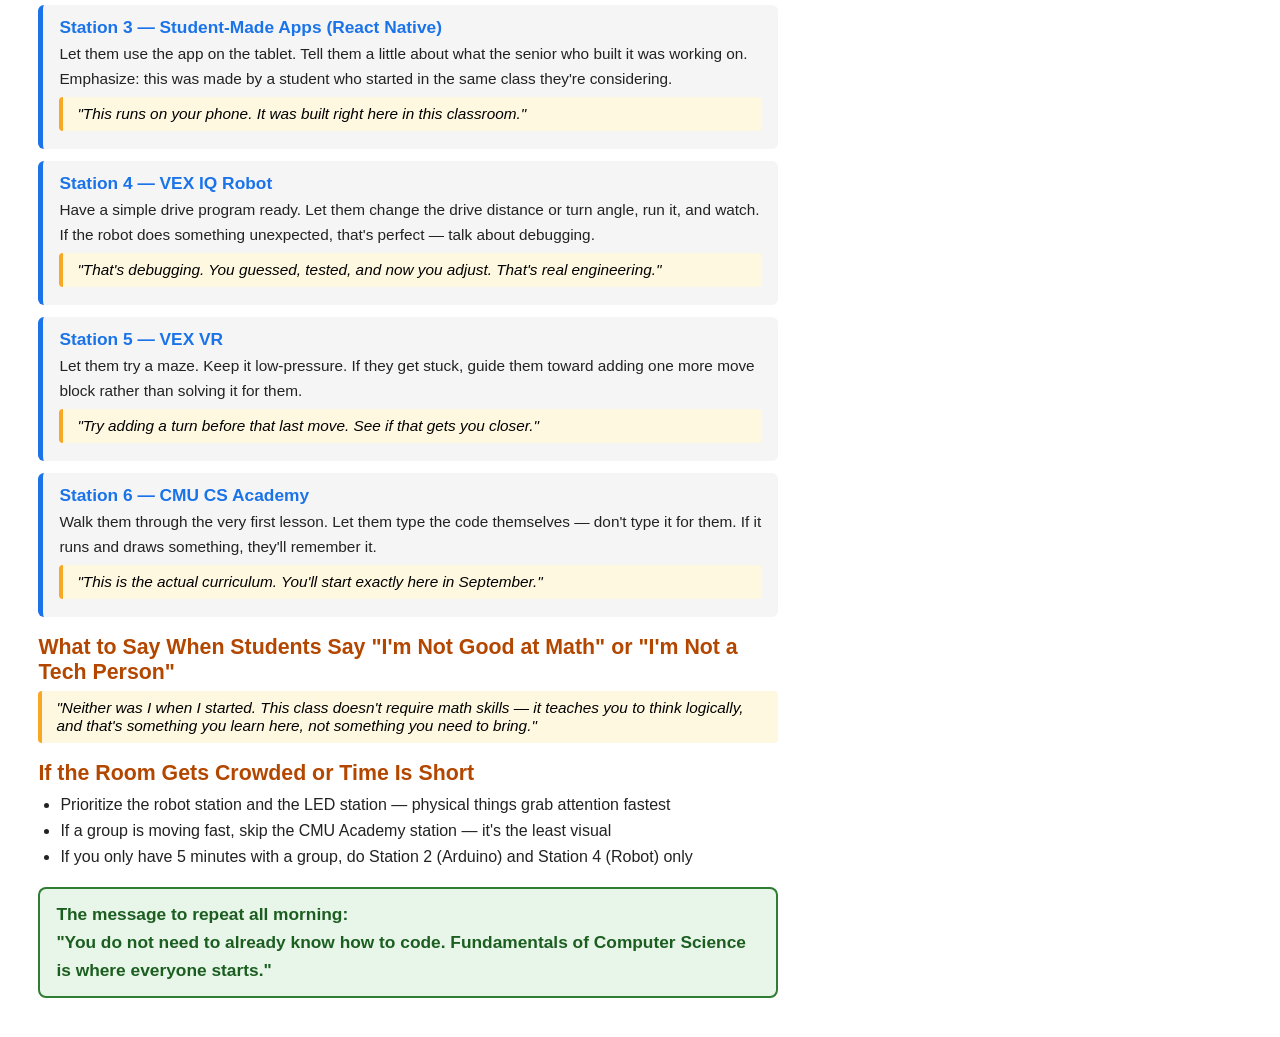
<file: marketing/8th-grade-orientation/2026/orientation-print.html>
<!DOCTYPE html>
<html lang="en">
<head>
<meta charset="UTF-8">
<title>8th Grade Orientation — Print Assets</title>
<style>
  * { box-sizing: border-box; margin: 0; padding: 0; }
  body { font-family: 'Arial', sans-serif; background: #fff; }

  /* Each page breaks cleanly */
  .page {
    width: 8.5in;
    min-height: 11in;
    padding: 0.4in;
    page-break-after: always;
    display: flex;
    flex-direction: column;
    justify-content: center;
    align-items: center;
    position: relative;
  }
  .page:last-child { page-break-after: auto; }

  /* ── STATION SIGNS ── */
  .sign {
    border-radius: 18px;
    width: 100%;
    padding: 0.4in 0.5in;
    text-align: center;
    color: #fff;
  }
  .sign .number {
    font-size: 22pt;
    font-weight: 700;
    letter-spacing: 2px;
    opacity: 0.85;
    margin-bottom: 4px;
  }
  .sign h1 {
    font-size: 54pt;
    font-weight: 900;
    line-height: 1.05;
    margin-bottom: 12px;
  }
  .sign .emoji { font-size: 64pt; display: block; margin-bottom: 10px; }
  .sign .tagline {
    font-size: 22pt;
    font-weight: 600;
    opacity: 0.92;
    line-height: 1.3;
    margin-bottom: 20px;
  }
  .sign .steps {
    background: rgba(255,255,255,0.18);
    border-radius: 12px;
    padding: 16px 24px;
    text-align: left;
    display: inline-block;
    min-width: 70%;
  }
  .sign .steps p {
    font-size: 17pt;
    font-weight: 700;
    line-height: 1.6;
  }
  .sign .steps p span.num {
    display: inline-block;
    width: 32px;
    height: 32px;
    border-radius: 50%;
    background: rgba(255,255,255,0.3);
    text-align: center;
    line-height: 32px;
    margin-right: 10px;
    font-size: 14pt;
  }
  .sign .screenshot {
    margin-top: 18px;
    border-radius: 10px;
    overflow: hidden;
    border: 3px solid rgba(255,255,255,0.4);
    max-width: 100%;
  }
  .sign .screenshot img {
    width: 100%;
    display: block;
    max-height: 2.8in;
    object-fit: cover;
    object-position: top;
  }
  .sign .callout {
    margin-top: 18px;
    font-size: 17pt;
    font-style: italic;
    opacity: 0.88;
    border-top: 2px solid rgba(255,255,255,0.3);
    padding-top: 14px;
    width: 100%;
  }

  /* Colors per station */
  .s1 { background: linear-gradient(135deg, #1a73e8, #0d47a1); }
  .s2 { background: linear-gradient(135deg, #e65c00, #b34700); }
  .s3 { background: linear-gradient(135deg, #2e7d32, #1b5e20); }
  .s4 { background: linear-gradient(135deg, #6a1b9a, #4a148c); }
  .s5 { background: linear-gradient(135deg, #00838f, #006064); }
  .s6 { background: linear-gradient(135deg, #c62828, #8e0000); }

  /* ── FLYER ── */
  .flyer {
    width: 100%;
    border: 6px solid #1a73e8;
    border-radius: 18px;
    padding: 0.4in 0.5in;
    text-align: center;
  }
  .flyer h1 { font-size: 36pt; color: #1a73e8; font-weight: 900; margin-bottom: 6px; }
  .flyer .sub { font-size: 16pt; color: #333; margin-bottom: 22px; }
  .flyer .pathway {
    background: #e8f0fe;
    border-radius: 12px;
    padding: 16px 24px;
    margin: 0 auto 22px;
    max-width: 90%;
    text-align: left;
  }
  .flyer .pathway h2 { font-size: 14pt; color: #1a73e8; margin-bottom: 8px; }
  .flyer .pathway .row {
    display: flex;
    align-items: center;
    gap: 12px;
    margin-bottom: 8px;
    font-size: 13pt;
  }
  .flyer .pathway .grade {
    background: #1a73e8;
    color: #fff;
    border-radius: 8px;
    padding: 3px 10px;
    font-weight: 700;
    white-space: nowrap;
    font-size: 11pt;
  }
  .flyer .careers {
    display: flex;
    flex-wrap: wrap;
    gap: 8px;
    justify-content: center;
    margin-bottom: 20px;
  }
  .flyer .careers span {
    background: #f3e5f5;
    color: #4a148c;
    border-radius: 20px;
    padding: 5px 14px;
    font-size: 12pt;
    font-weight: 600;
  }
  .flyer .bigline {
    font-size: 18pt;
    font-weight: 900;
    color: #1a73e8;
    border: 3px solid #1a73e8;
    border-radius: 10px;
    padding: 12px;
    margin-top: 14px;
  }
  .flyer .note { font-size: 11pt; color: #555; margin-top: 12px; }

  /* ── SENIOR GUIDE ── */
  .guide { width: 100%; }
  .guide h1 { font-size: 28pt; font-weight: 900; color: #0d47a1; border-bottom: 4px solid #0d47a1; padding-bottom: 10px; margin-bottom: 18px; }
  .guide h2 { font-size: 16pt; font-weight: 800; color: #b34700; margin: 18px 0 6px; }
  .guide p, .guide li { font-size: 12pt; line-height: 1.6; color: #222; }
  .guide ul { padding-left: 22px; margin-bottom: 10px; }
  .guide .station-block {
    background: #f5f5f5;
    border-left: 5px solid #1a73e8;
    border-radius: 6px;
    padding: 12px 16px;
    margin-bottom: 12px;
  }
  .guide .station-block h3 { font-size: 13pt; font-weight: 800; color: #1a73e8; margin-bottom: 4px; }
  .guide .station-block p { font-size: 11.5pt; }
  .guide .quote {
    font-style: italic;
    background: #fff8e1;
    border-left: 4px solid #f9a825;
    border-radius: 4px;
    padding: 8px 14px;
    margin: 6px 0;
    font-size: 11.5pt;
  }
  .guide .big-rule {
    background: #e8f5e9;
    border: 2px solid #2e7d32;
    border-radius: 8px;
    padding: 12px 16px;
    margin-top: 18px;
  }
  .guide .big-rule p { font-weight: 700; color: #1b5e20; font-size: 13pt; }

  @media print {
    body { -webkit-print-color-adjust: exact; print-color-adjust: exact; }
    .page { margin: 0; }
  }
</style>
</head>
<body>

<!-- ══════════════════════════════════════════════
     STATION 1 — Tinkercad Codeblocks
══════════════════════════════════════════════ -->
<div class="page">
  <div class="sign s1">
    <div class="number">STATION 1</div>
    <span class="emoji">🧩</span>
    <h1>Tinkercad<br>Codeblocks</h1>
    <div class="tagline">Drag blocks. Build logic. See it run.</div>
    <div class="steps">
      <p><span class="num">1</span> Open the project already on screen</p>
      <p><span class="num">2</span> Find a block — change one number</p>
      <p><span class="num">3</span> Click <strong>Run</strong> and watch what changes</p>
      <p><span class="num">4</span> Try again with a different value!</p>
    </div>
    <div class="callout">Ask the senior at this station if you get stuck.</div>
  </div>
</div>

<!-- ══════════════════════════════════════════════
     STATION 2 — Arduino LEDs
══════════════════════════════════════════════ -->
<div class="page">
  <div class="sign s2">
    <div class="number">STATION 2</div>
    <span class="emoji">💡</span>
    <h1>Arduino<br>Blinking LEDs</h1>
    <div class="tagline">Change the code. Watch the light change.</div>
    <div class="steps">
      <p><span class="num">1</span> Look at the blinking LED on the board</p>
      <p><span class="num">2</span> Find <strong>delay(1000)</strong> in the code</p>
      <p><span class="num">3</span> Change <strong>1000</strong> to something else (try 200 or 2000)</p>
      <p><span class="num">4</span> Click <strong>Upload</strong> — watch the LED!</p>
    </div>
    <div class="screenshot">
      <img src="arduino-IDE.png" alt="Arduino IDE screenshot">
    </div>
    <div class="callout">1000 = 1 second. What does 200 do?</div>
  </div>
</div>

<!-- ══════════════════════════════════════════════
     STATION 3 — React Native Apps (Senior projects)
══════════════════════════════════════════════ -->
<div class="page">
  <div class="sign s3">
    <div class="number">STATION 3</div>
    <span class="emoji">📱</span>
    <h1>Student-Made<br>Apps</h1>
    <div class="tagline">Built by seniors in this class — on real tablets.</div>
    <div class="steps">
      <p><span class="num">1</span> Pick up the tablet and try the app</p>
      <p><span class="num">2</span> Tap around and explore what it does</p>
      <p><span class="num">3</span> Ask the senior: <em>"How long did this take?"</em></p>
    </div>
    <div class="callout">These apps were built by students just like you — who started with zero experience.</div>
  </div>
</div>

<!-- ══════════════════════════════════════════════
     STATION 4 — VEX IQ Robots
══════════════════════════════════════════════ -->
<div class="page">
  <div class="sign s4">
    <div class="number">STATION 4</div>
    <span class="emoji">🤖</span>
    <h1>VEX IQ<br>Robot</h1>
    <div class="tagline">Write code. Run the robot. Adjust. Repeat.</div>
    <div class="steps">
      <p><span class="num">1</span> Look at the code on screen</p>
      <p><span class="num">2</span> Find the drive distance — change one number</p>
      <p><span class="num">3</span> Run the program</p>
      <p><span class="num">4</span> Did the robot do what you expected?</p>
    </div>
    <div class="screenshot">
      <img src="code-iq-IDE.png" alt="VEXcode IQ screenshot">
    </div>
    <div class="callout">This is what debugging looks like — try, test, fix, repeat.</div>
  </div>
</div>

<!-- ══════════════════════════════════════════════
     STATION 5 — VEX VR (Virtual Robot)
══════════════════════════════════════════════ -->
<div class="page">
  <div class="sign s5">
    <div class="number">STATION 5</div>
    <span class="emoji">🖥️</span>
    <h1>VEX VR<br>Virtual Robot</h1>
    <div class="tagline">No robot needed — program one on screen.</div>
    <div class="steps">
      <p><span class="num">1</span> The VEX VR site is already open</p>
      <p><span class="num">2</span> Pick a maze or playground</p>
      <p><span class="num">3</span> Drag blocks to move the virtual robot</p>
      <p><span class="num">4</span> Try to get it through the maze!</p>
    </div>
    <div class="callout">No hardware required — just logic. Can you get the robot to the goal?</div>
  </div>
</div>

<!-- ══════════════════════════════════════════════
     STATION 6 — CMU CS Academy
══════════════════════════════════════════════ -->
<div class="page">
  <div class="sign s6">
    <div class="number">STATION 6</div>
    <span class="emoji">🎓</span>
    <h1>CMU CS<br>Academy</h1>
    <div class="tagline">Real Python. Real programming. Lesson 1.</div>
    <div class="steps">
      <p><span class="num">1</span> The first lesson is already open</p>
      <p><span class="num">2</span> Read the short instructions on screen</p>
      <p><span class="num">3</span> Type the code they show you</p>
      <p><span class="num">4</span> Press <strong>Run</strong> — did it work?</p>
    </div>
    <div class="callout">This is the actual curriculum you will use in Fundamentals of CS next year.</div>
  </div>
</div>

<!-- ══════════════════════════════════════════════
     FLYER — Fundamentals of Computer Science
══════════════════════════════════════════════ -->
<div class="page">
  <div class="flyer">
    <h1>Fundamentals of Computer Science</h1>
    <div class="sub">Your starting point for coding, robotics, apps, games, cybersecurity, and more.</div>

    <div class="pathway">
      <h2>Your CS Pathway at a Glance</h2>
      <div class="row"><span class="grade">9th Grade</span> Fundamentals of Computer Science ← Start here</div>
      <div class="row"><span class="grade">10th Grade</span> AP Computer Science Principles</div>
      <div class="row"><span class="grade">11th / 12th Grade</span> AP Computer Science A</div>
    </div>

    <p style="font-size:13pt; font-weight:700; margin-bottom:12px;">CS connects to careers in:</p>
    <div class="careers">
      <span>Robotics</span><span>Game Design</span><span>Cybersecurity</span>
      <span>App Development</span><span>Engineering</span><span>Health Care Tech</span>
      <span>Artificial Intelligence</span><span>Business</span><span>Aerospace</span>
      <span>Data Science</span>
    </div>

    <div class="bigline">No experience required. Zero. This class is built for beginners.</div>
    <div class="note">P-TECH students get first priority. Other students may join if space is available.<br>See Mr. Johnston for details.</div>
  </div>
</div>

<!-- ══════════════════════════════════════════════
     SENIOR HELPER GUIDE (2-up, print double-sided or as-is)
══════════════════════════════════════════════ -->
<div class="page">
  <div class="guide">
    <h1>Senior Helper Guide — 8th Grade Orientation</h1>
    <p><strong>Thank you for helping today.</strong> Your job is simple: keep students engaged, help them make one change at your station, and remind them that you started with zero experience too.</p>

    <h2>Your One Job at Every Station</h2>
    <p>Get each student to <strong>change one thing and see the result.</strong> That's it. They don't need to understand everything — they just need to feel the connection between code and outcome.</p>

    <div class="station-block">
      <h3>Station 1 — Tinkercad Codeblocks</h3>
      <p>Help them find a block with a number and change it. Point out that they didn't type a single line — they just dragged and dropped.</p>
      <div class="quote">"Block coding is how a lot of people start. By the end of the first semester you'll be writing actual code."</div>
    </div>

    <div class="station-block">
      <h3>Station 2 — Arduino LEDs</h3>
      <p>Show them the <strong>delay(1000)</strong> line. Have them change the number. Upload. Watch the LED.</p>
      <div class="quote">"1000 milliseconds = 1 second. What happens if you put 100? Or 5000?"</div>
    </div>

    <div class="station-block">
      <h3>Station 3 — Student-Made Apps (React Native)</h3>
      <p>Let them use the app on the tablet. Tell them a little about what the senior who built it was working on. Emphasize: this was made by a student who started in the same class they're considering.</p>
      <div class="quote">"This runs on your phone. It was built right here in this classroom."</div>
    </div>

    <div class="station-block">
      <h3>Station 4 — VEX IQ Robot</h3>
      <p>Have a simple drive program ready. Let them change the drive distance or turn angle, run it, and watch. If the robot does something unexpected, that's perfect — talk about debugging.</p>
      <div class="quote">"That's debugging. You guessed, tested, and now you adjust. That's real engineering."</div>
    </div>

    <div class="station-block">
      <h3>Station 5 — VEX VR</h3>
      <p>Let them try a maze. Keep it low-pressure. If they get stuck, guide them toward adding one more move block rather than solving it for them.</p>
      <div class="quote">"Try adding a turn before that last move. See if that gets you closer."</div>
    </div>

    <div class="station-block">
      <h3>Station 6 — CMU CS Academy</h3>
      <p>Walk them through the very first lesson. Let them type the code themselves — don't type it for them. If it runs and draws something, they'll remember it.</p>
      <div class="quote">"This is the actual curriculum. You'll start exactly here in September."</div>
    </div>

    <h2>What to Say When Students Say "I'm Not Good at Math" or "I'm Not a Tech Person"</h2>
    <div class="quote">"Neither was I when I started. This class doesn't require math skills — it teaches you to think logically, and that's something you learn here, not something you need to bring."</div>

    <h2>If the Room Gets Crowded or Time Is Short</h2>
    <ul>
      <li>Prioritize the robot station and the LED station — physical things grab attention fastest</li>
      <li>If a group is moving fast, skip the CMU Academy station — it's the least visual</li>
      <li>If you only have 5 minutes with a group, do Station 2 (Arduino) and Station 4 (Robot) only</li>
    </ul>

    <div class="big-rule">
      <p>The message to repeat all morning:<br>"You do not need to already know how to code. Fundamentals of Computer Science is where everyone starts."</p>
    </div>
  </div>
</div>

</body>
</html>
</file>
<file: lessons/lesson.css>
/* ─────────────────────────────────────────────
   Chapin CS · Shared lesson stylesheet
   Light, readable lesson card on the chapincs
   dark background, with the same chromatic /
   mono accents used on the recruitment site.
   ───────────────────────────────────────────── */

* { box-sizing: border-box; margin: 0; padding: 0; }
html { scroll-behavior: smooth; }

:root {
  --bg: #07060f;
  --card: #ffffff;
  --card-soft: #f7f8fb;
  --ink: #1a1c25;
  --ink-soft: #44485a;
  --rule: #e6e8ef;

  --cyan: #00b8d4;
  --cyan-bg: #e6f9fc;
  --pink: #ff006e;
  --pink-bg: #ffe6f0;
  --green: #06b888;
  --green-bg: #e3f7ef;
  --amber: #b86000;
  --amber-bg: #fff4dc;
  --red: #c1272d;
  --red-bg: #fdebec;
}

body {
  background: var(--bg);
  color: var(--ink);
  font-family: 'Inter', -apple-system, BlinkMacSystemFont, 'Segoe UI', sans-serif;
  line-height: 1.55;
  min-height: 100vh;
}

a { color: var(--cyan); text-decoration: none; }
a:hover { text-decoration: underline; }

.mono {
  font-family: 'Courier New', 'Menlo', monospace;
}

/* Chromatic chapincs-style text (used sparingly on lesson H1) */
.chrom {
  text-shadow:
    -2px 0 0 rgba(255, 0, 60, 0.85),
     2px 0 0 rgba(0, 217, 255, 0.85);
}

/* ─── breadcrumb header (above the white card) ─── */
.crumb {
  max-width: 1040px;
  margin: 0 auto;
  padding: 22px 24px 16px;
  font-family: 'Courier New', monospace;
  font-size: 12px;
  letter-spacing: 3px;
  color: rgba(255,255,255,0.7);
  text-transform: uppercase;
}
.crumb a { color: rgba(255,255,255,0.7); }
.crumb a:hover { color: #00d9ff; text-decoration: none; }
.crumb .sep { color: rgba(255,255,255,0.3); margin: 0 8px; }

/* ─── lesson page container ─── */
.page {
  max-width: 1040px;
  margin: 0 auto 48px;
  padding: 0 24px;
}

/* The white lesson card */
.card {
  background: var(--card);
  border-radius: 14px;
  padding: 40px 44px;
  box-shadow: 0 30px 80px rgba(0,0,0,0.4), 0 0 1px rgba(255,255,255,0.08);
}
@media (max-width: 720px) {
  .card { padding: 28px 22px; }
}

/* ─── lesson header (inside the card) ─── */
.lesson-head {
  border-bottom: 1px solid var(--rule);
  padding-bottom: 22px;
  margin-bottom: 24px;
}
.lesson-head .eyebrow {
  font-family: 'Courier New', monospace;
  font-size: 12px;
  letter-spacing: 4px;
  color: var(--cyan);
  text-transform: uppercase;
  margin-bottom: 10px;
}
.lesson-head h1 {
  font-family: 'Arial Black', 'Impact', sans-serif;
  font-size: clamp(28px, 4.2vw, 44px);
  font-weight: 900;
  line-height: 1.05;
  letter-spacing: -1px;
  color: var(--ink);
  margin-bottom: 10px;
}
.lesson-head .subtitle {
  color: var(--ink-soft);
  font-size: 1rem;
}

/* ─── essential question card ─── */
.eq {
  background: var(--bg);
  color: #fff;
  border-radius: 10px;
  padding: 18px 22px;
  margin-bottom: 22px;
  position: relative;
  overflow: hidden;
}
.eq::before {
  content: '';
  position: absolute;
  left: 0; top: 0; bottom: 0; width: 4px;
  background: linear-gradient(180deg, var(--pink), var(--cyan));
}
.eq .label {
  font-family: 'Courier New', monospace;
  font-size: 11px;
  letter-spacing: 3px;
  color: #00d9ff;
  text-transform: uppercase;
  margin-bottom: 6px;
}
.eq p {
  font-size: 1.05rem;
  font-weight: 500;
  margin: 0;
}

/* ─── goals card ─── */
.goals {
  background: var(--card-soft);
  border-left: 4px solid var(--green);
  border-radius: 6px;
  padding: 18px 22px;
  margin-bottom: 22px;
}
.goals h2 {
  font-size: 1.05rem;
  margin-bottom: 8px;
  color: var(--ink);
}
.goals ul { padding-left: 22px; }
.goals li { margin-bottom: 4px; }

/* ─── setup banner (every-lesson reminder) ─── */
.setup-banner {
  background: var(--bg);
  color: #fff;
  border-radius: 10px;
  padding: 22px 26px;
  margin-bottom: 26px;
  position: relative;
}
.setup-banner::before {
  content: '';
  position: absolute;
  left: 0; top: 0; bottom: 0; width: 4px;
  background: var(--cyan);
  border-radius: 10px 0 0 10px;
}
.setup-banner .badge {
  position: absolute;
  top: -10px;
  right: 18px;
  background: #ffc107;
  color: #14365a;
  font-family: 'Courier New', monospace;
  font-size: 10px;
  font-weight: 800;
  letter-spacing: 2px;
  padding: 4px 12px;
  border-radius: 12px;
  text-transform: uppercase;
}
.setup-banner h3 {
  font-size: 1.15rem;
  margin-bottom: 8px;
  color: #fff;
}
.setup-banner p { color: rgba(255,255,255,0.92); margin-bottom: 14px; }
.setup-banner .cta {
  display: inline-block;
  background: #00d9ff;
  color: #000;
  font-weight: 700;
  padding: 9px 18px;
  border-radius: 6px;
  font-size: 0.9rem;
  letter-spacing: 0.5px;
}
.setup-banner .cta:hover { background: #fff; text-decoration: none; }

/* ─── numbered step section ─── */
.step {
  background: var(--card-soft);
  border: 1px solid var(--rule);
  border-radius: 10px;
  padding: 24px 26px;
  margin-bottom: 20px;
}
.step h2 {
  font-size: 1.2rem;
  margin-bottom: 12px;
  color: var(--ink);
  display: flex;
  align-items: center;
  gap: 12px;
  flex-wrap: wrap;
}
.step h3 {
  font-size: 1rem;
  margin: 18px 0 10px;
  color: var(--ink);
  font-weight: 700;
}
.step p, .step li { line-height: 1.6; }
.step p { margin-bottom: 10px; }
.step ol, .step ul { padding-left: 22px; margin-bottom: 12px; }
.step ol li, .step ul li { margin-bottom: 6px; }

/* step tag — monospace, // STEP_01 style */
.tag {
  display: inline-block;
  font-family: 'Courier New', monospace;
  font-size: 11px;
  font-weight: 700;
  letter-spacing: 2px;
  padding: 4px 10px;
  border-radius: 4px;
  text-transform: uppercase;
  background: var(--cyan);
  color: #00232a;
}
.tag.warm    { background: #6c757d; color: #fff; }
.tag.recap   { background: var(--amber-bg); color: var(--amber); }
.tag.build   { background: var(--green); color: #03331f; }
.tag.challenge { background: var(--amber-bg); color: var(--amber); }
.tag.submit  { background: var(--pink); color: #fff; }

/* ─── vocab grid ─── */
.vocab {
  display: grid;
  grid-template-columns: repeat(auto-fit, minmax(200px, 1fr));
  gap: 10px;
  margin: 12px 0;
}
.vocab .item {
  background: #fff;
  border: 1px solid var(--rule);
  border-radius: 6px;
  padding: 12px 14px;
}
.vocab .item strong {
  display: block;
  color: var(--cyan);
  margin-bottom: 4px;
  font-size: 0.95rem;
}
.vocab .item span {
  color: var(--ink-soft);
  font-size: 0.9rem;
}

/* ─── callouts ─── */
.callout {
  border-radius: 6px;
  padding: 12px 18px;
  margin: 14px 0;
  border-left: 4px solid;
}
.callout strong { font-weight: 700; }
.callout.key   { background: var(--amber-bg); border-color: #ffc107; color: var(--ink); }
.callout.key strong { color: var(--amber); }
.callout.tip   { background: var(--green-bg); border-color: var(--green); color: var(--ink); }
.callout.tip strong { color: #146c43; }
.callout.warn  { background: var(--red-bg); border-color: var(--red); color: var(--ink); }
.callout.warn strong { color: #842029; }
.callout.step-back { background: #fff4dc; border-color: var(--amber); }
.callout.step-back strong { color: var(--amber); }
.callout.check {
  background: #fff;
  border: 2px solid var(--cyan-bg);
  border-left: 4px solid var(--cyan);
  border-radius: 6px;
  padding: 12px 18px;
}
.callout.check h4 {
  color: var(--cyan);
  font-size: 0.95rem;
  margin-bottom: 4px;
}

/* ─── predict (collapsible reveal) ─── */
details.predict {
  background: #fff;
  border: 2px dashed #ffc107;
  border-radius: 8px;
  padding: 12px 16px;
  margin: 14px 0;
}
details.predict summary {
  cursor: pointer;
  font-weight: 600;
  color: var(--amber);
  list-style: none;
}
details.predict summary::before {
  content: '▸ ';
  display: inline-block;
  transition: transform 0.15s;
}
details.predict[open] summary::before {
  transform: rotate(90deg);
}
details.predict[open] summary { margin-bottom: 8px; }
details.predict .answer {
  padding-top: 8px;
  border-top: 1px solid #f0e3b8;
  margin-top: 8px;
  color: var(--ink);
}
details.predict .answer p { margin-bottom: 8px; }
details.predict .answer p:last-child { margin-bottom: 0; }

/* ─── keyboard / inline code ─── */
kbd {
  background: #2c2f3a;
  color: #fff;
  border-radius: 3px;
  padding: 2px 7px;
  font-family: 'Courier New', monospace;
  font-size: 0.85em;
  border: 1px solid #1a1c25;
  box-shadow: 0 1px 0 #555;
}
code.inline, p > code, li > code, td > code, h3 > code, h4 > code, summary > code {
  background: #f0f2f7;
  color: var(--pink);
  padding: 1px 6px;
  border-radius: 3px;
  font-family: 'Courier New', monospace;
  font-size: 0.92em;
}

/* ─── code blocks ─── */
.code-wrap { position: relative; margin: 12px 0; }
.code-block {
  background: #0d0f17;
  color: #e8e6e3;
  padding: 16px 18px;
  border-radius: 8px;
  font-family: 'Courier New', 'Menlo', monospace;
  font-size: 0.92rem;
  line-height: 1.55;
  overflow-x: auto;
  white-space: pre;
  border: 1px solid #1a1d28;
}
.copy-btn {
  position: absolute;
  top: 8px;
  right: 8px;
  background: rgba(255,255,255,0.08);
  color: #fff;
  border: 1px solid rgba(255,255,255,0.18);
  padding: 4px 10px;
  border-radius: 4px;
  font-family: 'Courier New', monospace;
  font-size: 11px;
  font-weight: 700;
  letter-spacing: 1px;
  cursor: pointer;
  transition: background 0.15s, color 0.15s;
  text-transform: uppercase;
}
.copy-btn:hover { background: var(--cyan); color: #00232a; }
.copy-btn.copied { background: var(--green); color: #03331f; }

/* ─── side-by-side compare cards (before/after) ─── */
.compare {
  display: grid;
  grid-template-columns: repeat(auto-fit, minmax(280px, 1fr));
  gap: 14px;
  margin: 14px 0;
}
.compare .col {
  background: #fff;
  border: 1px solid var(--rule);
  border-radius: 8px;
  padding: 14px;
}
.compare .col h4 {
  margin: 0 0 6px;
  font-size: 0.95rem;
  font-family: 'Courier New', monospace;
  letter-spacing: 1px;
  text-transform: uppercase;
}
.compare .col.bad  { border-color: #f1aeb5; }
.compare .col.bad h4  { color: var(--red); }
.compare .col.good { border-color: #a3cfbb; }
.compare .col.good h4 { color: #146c43; }
.compare .col pre {
  background: #0d0f17;
  color: #e8e6e3;
  padding: 12px;
  border-radius: 6px;
  font-family: 'Courier New', monospace;
  font-size: 0.85rem;
  margin: 0;
  overflow-x: auto;
  white-space: pre;
}

/* ─── 3-version label cards (slow / better / best) ─── */
.versions {
  display: grid;
  grid-template-columns: repeat(auto-fit, minmax(280px, 1fr));
  gap: 12px;
  margin: 16px 0;
}
.versions .v {
  background: #fff;
  border: 1px solid var(--rule);
  border-radius: 8px;
  padding: 14px;
}
.versions .v .vtag {
  font-family: 'Courier New', monospace;
  font-size: 10px;
  letter-spacing: 2px;
  font-weight: 700;
  padding: 3px 8px;
  border-radius: 4px;
  text-transform: uppercase;
  display: inline-block;
  margin-bottom: 8px;
}
.versions .v.slow   { border-color: #f5d18a; }
.versions .v.slow   .vtag { background: #fff3cd; color: var(--amber); }
.versions .v.better { border-color: #b3d9ff; }
.versions .v.better .vtag { background: #d4e6ff; color: #0a58ca; }
.versions .v.best   { border-color: #a3cfbb; }
.versions .v.best   .vtag { background: var(--green-bg); color: #146c43; }

/* ─── coord-style tables ─── */
table.coord {
  width: 100%;
  border-collapse: collapse;
  margin: 12px 0;
  font-size: 0.95rem;
}
table.coord th {
  background: var(--bg);
  color: #fff;
  padding: 9px 11px;
  text-align: left;
  font-family: 'Courier New', monospace;
  font-size: 11px;
  letter-spacing: 2px;
  text-transform: uppercase;
}
table.coord td {
  padding: 9px 11px;
  border-bottom: 1px solid var(--rule);
  vertical-align: top;
}
table.coord tr:last-child td { border-bottom: none; }
table.coord code {
  background: #f0f2f7;
  color: var(--pink);
  padding: 1px 5px;
  border-radius: 3px;
  font-family: 'Courier New', monospace;
}

/* ─── recap card (looking-back / what-you-know strip) ─── */
.recap {
  background: var(--card-soft);
  border: 1px solid var(--rule);
  border-radius: 8px;
  padding: 16px 20px;
  margin-bottom: 22px;
}
.recap h3 {
  color: var(--cyan);
  font-family: 'Courier New', monospace;
  font-size: 11px;
  letter-spacing: 3px;
  text-transform: uppercase;
  margin-bottom: 8px;
}
.recap .grid {
  display: grid;
  grid-template-columns: repeat(auto-fit, minmax(220px, 1fr));
  gap: 10px;
  margin-top: 8px;
}
.recap .grid .item {
  background: #fff;
  border: 1px solid var(--rule);
  border-radius: 6px;
  padding: 10px 12px;
  font-size: 0.9rem;
}
.recap .grid .item strong {
  display: block;
  color: var(--cyan);
  margin-bottom: 2px;
  font-size: 0.92rem;
  font-family: 'Courier New', monospace;
  letter-spacing: 1px;
  text-transform: uppercase;
}

/* ─── challenge option cards ─── */
.options {
  display: grid;
  grid-template-columns: repeat(auto-fit, minmax(220px, 1fr));
  gap: 12px;
  margin: 12px 0;
}
.options .opt {
  background: #fff;
  border: 1px solid var(--rule);
  border-left: 4px solid var(--amber);
  border-radius: 6px;
  padding: 14px 16px;
}
.options .opt h4 {
  margin-bottom: 6px;
  color: var(--amber);
  font-size: 1rem;
}
.options .opt p {
  margin: 0;
  font-size: 0.92rem;
  color: var(--ink-soft);
}

/* ─── submit card ─── */
.submit {
  background: var(--pink-bg);
  border: 2px solid #f1aeb5;
  border-radius: 10px;
  padding: 22px 26px;
  margin-top: 22px;
}
.submit h2 {
  color: var(--pink);
  margin-bottom: 10px;
  font-size: 1.2rem;
  display: flex;
  align-items: center;
  gap: 12px;
}
.submit ol { padding-left: 22px; }
.submit ol > li { margin-bottom: 8px; }

/* ─── back link ─── */
.back {
  display: inline-flex;
  align-items: center;
  gap: 6px;
  background: var(--card-soft);
  color: var(--ink);
  padding: 9px 16px;
  border-radius: 6px;
  font-size: 0.88rem;
  font-weight: 600;
  border: 1px solid var(--rule);
  margin-bottom: 18px;
}
.back:hover { background: var(--ink); color: #fff; text-decoration: none; }

/* ─── lesson index grid (landing page) ─── */
.lesson-grid {
  display: grid;
  grid-template-columns: repeat(auto-fit, minmax(280px, 1fr));
  gap: 16px;
  margin: 16px 0;
}
.lesson-grid a.card-link {
  background: #fff;
  border: 1px solid var(--rule);
  border-radius: 12px;
  padding: 22px 24px;
  display: flex;
  flex-direction: column;
  text-decoration: none;
  color: var(--ink);
  transition: transform 0.15s, box-shadow 0.15s, border-color 0.15s;
  min-height: 220px;
}
.lesson-grid a.card-link:hover {
  transform: translateY(-2px);
  box-shadow: 0 16px 30px rgba(0,0,0,0.12);
  border-color: var(--cyan);
  text-decoration: none;
}
.lesson-grid .lnum {
  font-family: 'Courier New', monospace;
  font-size: 11px;
  letter-spacing: 2px;
  font-weight: 700;
  text-transform: uppercase;
  padding: 3px 10px;
  border-radius: 4px;
  background: var(--cyan);
  color: #00232a;
  align-self: flex-start;
  margin-bottom: 12px;
}
.lesson-grid .lnum.setup { background: var(--pink); color: #fff; }
.lesson-grid h3 {
  font-size: 1.2rem;
  margin-bottom: 6px;
  font-weight: 800;
}
.lesson-grid .sub {
  font-size: 0.88rem;
  color: var(--ink-soft);
  font-style: italic;
  margin-bottom: 10px;
}
.lesson-grid p {
  font-size: 0.92rem;
  color: var(--ink-soft);
  flex-grow: 1;
  margin-bottom: 10px;
}
.lesson-grid .more {
  font-family: 'Courier New', monospace;
  font-size: 11px;
  letter-spacing: 2px;
  font-weight: 700;
  color: var(--cyan);
  text-transform: uppercase;
}
.lesson-grid .placeholder {
  background: transparent;
  border: 2px dashed var(--rule);
  border-radius: 12px;
  padding: 22px 24px;
  display: flex;
  align-items: center;
  justify-content: center;
  text-align: center;
  color: rgba(255,255,255,0.4);
  min-height: 220px;
  font-family: 'Courier New', monospace;
  font-size: 12px;
  letter-spacing: 2px;
  text-transform: uppercase;
}

/* ─── intro card on the index ─── */
.intro {
  background: var(--card-soft);
  border-left: 4px solid var(--cyan);
  border-radius: 6px;
  padding: 18px 22px;
  margin-bottom: 20px;
}
.intro h2 {
  font-size: 1.05rem;
  margin-bottom: 8px;
  color: var(--ink);
}
.intro p { margin-bottom: 8px; }
.intro p:last-child { margin-bottom: 0; }

/* ─── shared utilities ─── */
.muted { color: var(--ink-soft); font-size: 0.88rem; }
ul.tight li, ol.tight li { margin-bottom: 4px; }
</file>
